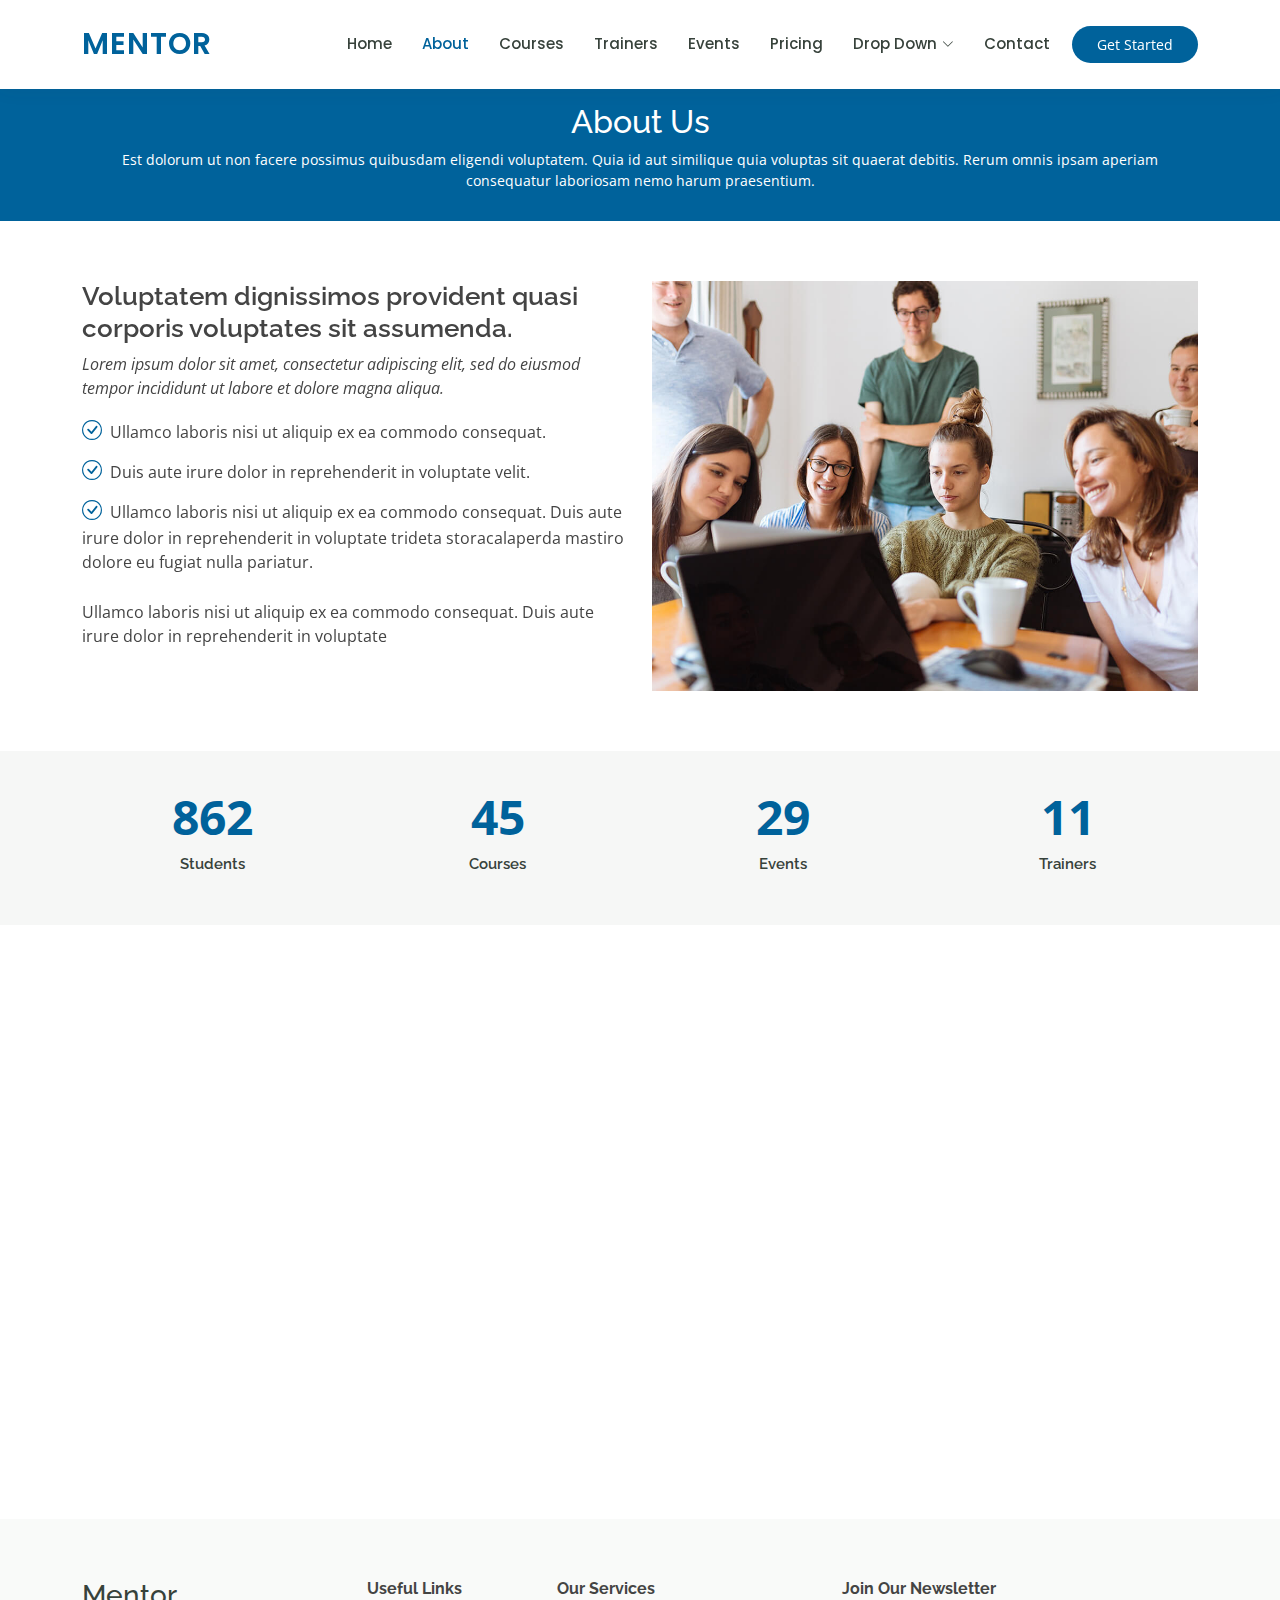
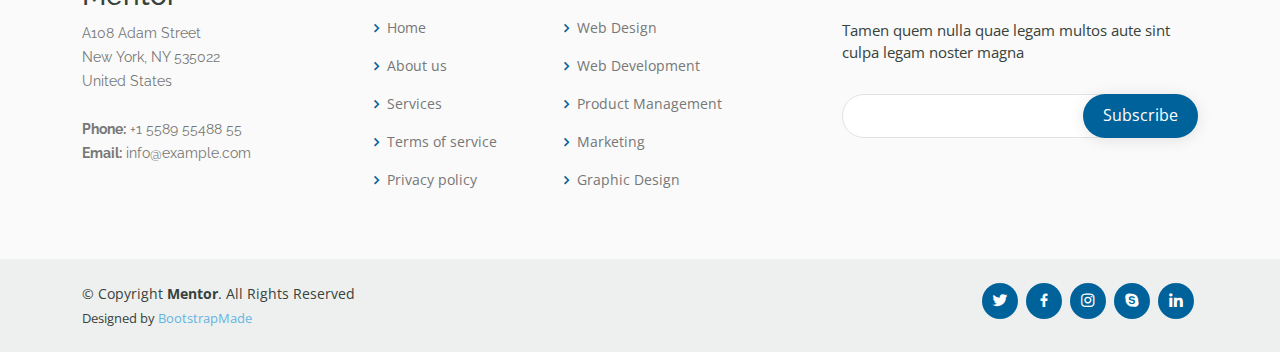
<file: about.html>
<!DOCTYPE html>
<html lang="en">

<head>
  <meta charset="utf-8">
  <meta content="width=device-width, initial-scale=1.0" name="viewport">

  <title>About - Mentor Bootstrap Template</title>
  <meta content="" name="description">
  <meta content="" name="keywords">

  <!-- Favicons -->
  <link href="assets/img/favicon.png" rel="icon">
  <link href="assets/img/apple-touch-icon.png" rel="apple-touch-icon">

  <!-- Google Fonts -->
  <link href="https://fonts.googleapis.com/css?family=Open+Sans:300,300i,400,400i,600,600i,700,700i|Raleway:300,300i,400,400i,500,500i,600,600i,700,700i|Poppins:300,300i,400,400i,500,500i,600,600i,700,700i" rel="stylesheet">

  <!-- Vendor CSS Files -->
  <link href="assets/vendor/animate.css/animate.min.css" rel="stylesheet">
  <link href="assets/vendor/aos/aos.css" rel="stylesheet">
  <link href="assets/vendor/bootstrap/css/bootstrap.min.css" rel="stylesheet">
  <link href="assets/vendor/bootstrap-icons/bootstrap-icons.css" rel="stylesheet">
  <link href="assets/vendor/boxicons/css/boxicons.min.css" rel="stylesheet">
  <link href="assets/vendor/remixicon/remixicon.css" rel="stylesheet">
  <link href="assets/vendor/swiper/swiper-bundle.min.css" rel="stylesheet">

  <!-- Template Main CSS File -->
  <link href="assets/css/style.css" rel="stylesheet">

  <!-- =======================================================
  * Template Name: Mentor - v4.7.0
  * Template URL: https://bootstrapmade.com/mentor-free-education-bootstrap-theme/
  * Author: BootstrapMade.com
  * License: https://bootstrapmade.com/license/
  ======================================================== -->
</head>

<body>

  <!-- ======= Header ======= -->
  <header id="header" class="fixed-top">
    <div class="container d-flex align-items-center">

      <h1 class="logo me-auto"><a href="index.html">Mentor</a></h1>
      <!-- Uncomment below if you prefer to use an image logo -->
      <!-- <a href="index.html" class="logo me-auto"><img src="assets/img/logo.png" alt="" class="img-fluid"></a>-->

      <nav id="navbar" class="navbar order-last order-lg-0">
        <ul>
          <li><a href="index.html">Home</a></li>
          <li><a class="active" href="about.html">About</a></li>
          <li><a href="courses.html">Courses</a></li>
          <li><a href="trainers.html">Trainers</a></li>
          <li><a href="events.html">Events</a></li>
          <li><a href="pricing.html">Pricing</a></li>

          <li class="dropdown"><a href="#"><span>Drop Down</span> <i class="bi bi-chevron-down"></i></a>
            <ul>
              <li><a href="#">Drop Down 1</a></li>
              <li class="dropdown"><a href="#"><span>Deep Drop Down</span> <i class="bi bi-chevron-right"></i></a>
                <ul>
                  <li><a href="#">Deep Drop Down 1</a></li>
                  <li><a href="#">Deep Drop Down 2</a></li>
                  <li><a href="#">Deep Drop Down 3</a></li>
                  <li><a href="#">Deep Drop Down 4</a></li>
                  <li><a href="#">Deep Drop Down 5</a></li>
                </ul>
              </li>
              <li><a href="#">Drop Down 2</a></li>
              <li><a href="#">Drop Down 3</a></li>
              <li><a href="#">Drop Down 4</a></li>
            </ul>
          </li>
          <li><a href="contact.html">Contact</a></li>
        </ul>
        <i class="bi bi-list mobile-nav-toggle"></i>
      </nav><!-- .navbar -->

      <a href="courses.html" class="get-started-btn">Get Started</a>

    </div>
  </header><!-- End Header -->

  <main id="main">
    <!-- ======= Breadcrumbs ======= -->
    <div class="breadcrumbs" data-aos="fade-in">
      <div class="container">
        <h2>About Us</h2>
        <p>Est dolorum ut non facere possimus quibusdam eligendi voluptatem. Quia id aut similique quia voluptas sit quaerat debitis. Rerum omnis ipsam aperiam consequatur laboriosam nemo harum praesentium. </p>
      </div>
    </div><!-- End Breadcrumbs -->

    <!-- ======= About Section ======= -->
    <section id="about" class="about">
      <div class="container" data-aos="fade-up">

        <div class="row">
          <div class="col-lg-6 order-1 order-lg-2" data-aos="fade-left" data-aos-delay="100">
            <img src="assets/img/about.jpg" class="img-fluid" alt="">
          </div>
          <div class="col-lg-6 pt-4 pt-lg-0 order-2 order-lg-1 content">
            <h3>Voluptatem dignissimos provident quasi corporis voluptates sit assumenda.</h3>
            <p class="fst-italic">
              Lorem ipsum dolor sit amet, consectetur adipiscing elit, sed do eiusmod tempor incididunt ut labore et dolore
              magna aliqua.
            </p>
            <ul>
              <li><i class="bi bi-check-circle"></i> Ullamco laboris nisi ut aliquip ex ea commodo consequat.</li>
              <li><i class="bi bi-check-circle"></i> Duis aute irure dolor in reprehenderit in voluptate velit.</li>
              <li><i class="bi bi-check-circle"></i> Ullamco laboris nisi ut aliquip ex ea commodo consequat. Duis aute irure dolor in reprehenderit in voluptate trideta storacalaperda mastiro dolore eu fugiat nulla pariatur.</li>
            </ul>
            <p>
              Ullamco laboris nisi ut aliquip ex ea commodo consequat. Duis aute irure dolor in reprehenderit in voluptate
            </p>

          </div>
        </div>

      </div>
    </section><!-- End About Section -->

    <!-- ======= Counts Section ======= -->
    <section id="counts" class="counts section-bg">
      <div class="container">

        <div class="row counters">

          <div class="col-lg-3 col-6 text-center">
            <span data-purecounter-start="0" data-purecounter-end="1232" data-purecounter-duration="1" class="purecounter"></span>
            <p>Students</p>
          </div>

          <div class="col-lg-3 col-6 text-center">
            <span data-purecounter-start="0" data-purecounter-end="64" data-purecounter-duration="1" class="purecounter"></span>
            <p>Courses</p>
          </div>

          <div class="col-lg-3 col-6 text-center">
            <span data-purecounter-start="0" data-purecounter-end="42" data-purecounter-duration="1" class="purecounter"></span>
            <p>Events</p>
          </div>

          <div class="col-lg-3 col-6 text-center">
            <span data-purecounter-start="0" data-purecounter-end="15" data-purecounter-duration="1" class="purecounter"></span>
            <p>Trainers</p>
          </div>

        </div>

      </div>
    </section><!-- End Counts Section -->

    <!-- ======= Testimonials Section ======= -->
    <section id="testimonials" class="testimonials">
      <div class="container" data-aos="fade-up">

        <div class="section-title">
          <h2>Testimonials</h2>
          <p>What are they saying</p>
        </div>

        <div class="testimonials-slider swiper" data-aos="fade-up" data-aos-delay="100">
          <div class="swiper-wrapper">

            <div class="swiper-slide">
              <div class="testimonial-wrap">
                <div class="testimonial-item">
                  <img src="assets/img/testimonials/testimonials-1.jpg" class="testimonial-img" alt="">
                  <h3>Saul Goodman</h3>
                  <h4>Ceo &amp; Founder</h4>
                  <p>
                    <i class="bx bxs-quote-alt-left quote-icon-left"></i>
                    Proin iaculis purus consequat sem cure digni ssim donec porttitora entum suscipit rhoncus. Accusantium quam, ultricies eget id, aliquam eget nibh et. Maecen aliquam, risus at semper.
                    <i class="bx bxs-quote-alt-right quote-icon-right"></i>
                  </p>
                </div>
              </div>
            </div><!-- End testimonial item -->

            <div class="swiper-slide">
              <div class="testimonial-wrap">
                <div class="testimonial-item">
                  <img src="assets/img/testimonials/testimonials-2.jpg" class="testimonial-img" alt="">
                  <h3>Sara Wilsson</h3>
                  <h4>Designer</h4>
                  <p>
                    <i class="bx bxs-quote-alt-left quote-icon-left"></i>
                    Export tempor illum tamen malis malis eram quae irure esse labore quem cillum quid cillum eram malis quorum velit fore eram velit sunt aliqua noster fugiat irure amet legam anim culpa.
                    <i class="bx bxs-quote-alt-right quote-icon-right"></i>
                  </p>
                </div>
              </div>
            </div><!-- End testimonial item -->

            <div class="swiper-slide">
              <div class="testimonial-wrap">
                <div class="testimonial-item">
                  <img src="assets/img/testimonials/testimonials-3.jpg" class="testimonial-img" alt="">
                  <h3>Jena Karlis</h3>
                  <h4>Store Owner</h4>
                  <p>
                    <i class="bx bxs-quote-alt-left quote-icon-left"></i>
                    Enim nisi quem export duis labore cillum quae magna enim sint quorum nulla quem veniam duis minim tempor labore quem eram duis noster aute amet eram fore quis sint minim.
                    <i class="bx bxs-quote-alt-right quote-icon-right"></i>
                  </p>
                </div>
              </div>
            </div><!-- End testimonial item -->

            <div class="swiper-slide">
              <div class="testimonial-wrap">
                <div class="testimonial-item">
                  <img src="assets/img/testimonials/testimonials-4.jpg" class="testimonial-img" alt="">
                  <h3>Matt Brandon</h3>
                  <h4>Freelancer</h4>
                  <p>
                    <i class="bx bxs-quote-alt-left quote-icon-left"></i>
                    Fugiat enim eram quae cillum dolore dolor amet nulla culpa multos export minim fugiat minim velit minim dolor enim duis veniam ipsum anim magna sunt elit fore quem dolore labore illum veniam.
                    <i class="bx bxs-quote-alt-right quote-icon-right"></i>
                  </p>
                </div>
              </div>
            </div><!-- End testimonial item -->

            <div class="swiper-slide">
              <div class="testimonial-wrap">
                <div class="testimonial-item">
                  <img src="assets/img/testimonials/testimonials-5.jpg" class="testimonial-img" alt="">
                  <h3>John Larson</h3>
                  <h4>Entrepreneur</h4>
                  <p>
                    <i class="bx bxs-quote-alt-left quote-icon-left"></i>
                    Quis quorum aliqua sint quem legam fore sunt eram irure aliqua veniam tempor noster veniam enim culpa labore duis sunt culpa nulla illum cillum fugiat legam esse veniam culpa fore nisi cillum quid.
                    <i class="bx bxs-quote-alt-right quote-icon-right"></i>
                  </p>
                </div>
              </div>
            </div><!-- End testimonial item -->

          </div>
          <div class="swiper-pagination"></div>
        </div>

      </div>
    </section><!-- End Testimonials Section -->

  </main><!-- End #main -->

  <!-- ======= Footer ======= -->
  <footer id="footer">

    <div class="footer-top">
      <div class="container">
        <div class="row">

          <div class="col-lg-3 col-md-6 footer-contact">
            <h3>Mentor</h3>
            <p>
              A108 Adam Street <br>
              New York, NY 535022<br>
              United States <br><br>
              <strong>Phone:</strong> +1 5589 55488 55<br>
              <strong>Email:</strong> info@example.com<br>
            </p>
          </div>

          <div class="col-lg-2 col-md-6 footer-links">
            <h4>Useful Links</h4>
            <ul>
              <li><i class="bx bx-chevron-right"></i> <a href="#">Home</a></li>
              <li><i class="bx bx-chevron-right"></i> <a href="#">About us</a></li>
              <li><i class="bx bx-chevron-right"></i> <a href="#">Services</a></li>
              <li><i class="bx bx-chevron-right"></i> <a href="#">Terms of service</a></li>
              <li><i class="bx bx-chevron-right"></i> <a href="#">Privacy policy</a></li>
            </ul>
          </div>

          <div class="col-lg-3 col-md-6 footer-links">
            <h4>Our Services</h4>
            <ul>
              <li><i class="bx bx-chevron-right"></i> <a href="#">Web Design</a></li>
              <li><i class="bx bx-chevron-right"></i> <a href="#">Web Development</a></li>
              <li><i class="bx bx-chevron-right"></i> <a href="#">Product Management</a></li>
              <li><i class="bx bx-chevron-right"></i> <a href="#">Marketing</a></li>
              <li><i class="bx bx-chevron-right"></i> <a href="#">Graphic Design</a></li>
            </ul>
          </div>

          <div class="col-lg-4 col-md-6 footer-newsletter">
            <h4>Join Our Newsletter</h4>
            <p>Tamen quem nulla quae legam multos aute sint culpa legam noster magna</p>
            <form action="" method="post">
              <input type="email" name="email"><input type="submit" value="Subscribe">
            </form>
          </div>

        </div>
      </div>
    </div>

    <div class="container d-md-flex py-4">

      <div class="me-md-auto text-center text-md-start">
        <div class="copyright">
          &copy; Copyright <strong><span>Mentor</span></strong>. All Rights Reserved
        </div>
        <div class="credits">
          <!-- All the links in the footer should remain intact. -->
          <!-- You can delete the links only if you purchased the pro version. -->
          <!-- Licensing information: https://bootstrapmade.com/license/ -->
          <!-- Purchase the pro version with working PHP/AJAX contact form: https://bootstrapmade.com/mentor-free-education-bootstrap-theme/ -->
          Designed by <a href="https://bootstrapmade.com/">BootstrapMade</a>
        </div>
      </div>
      <div class="social-links text-center text-md-right pt-3 pt-md-0">
        <a href="#" class="twitter"><i class="bx bxl-twitter"></i></a>
        <a href="#" class="facebook"><i class="bx bxl-facebook"></i></a>
        <a href="#" class="instagram"><i class="bx bxl-instagram"></i></a>
        <a href="#" class="google-plus"><i class="bx bxl-skype"></i></a>
        <a href="#" class="linkedin"><i class="bx bxl-linkedin"></i></a>
      </div>
    </div>
  </footer><!-- End Footer -->

  <div id="preloader"></div>
  <a href="#" class="back-to-top d-flex align-items-center justify-content-center"><i class="bi bi-arrow-up-short"></i></a>

  <!-- Vendor JS Files -->
  <script src="assets/vendor/purecounter/purecounter.js"></script>
  <script src="assets/vendor/aos/aos.js"></script>
  <script src="assets/vendor/bootstrap/js/bootstrap.bundle.min.js"></script>
  <script src="assets/vendor/swiper/swiper-bundle.min.js"></script>
  <script src="assets/vendor/php-email-form/validate.js"></script>

  <!-- Template Main JS File -->
  <script src="assets/js/main.js"></script>

</body>

</html>
</file>
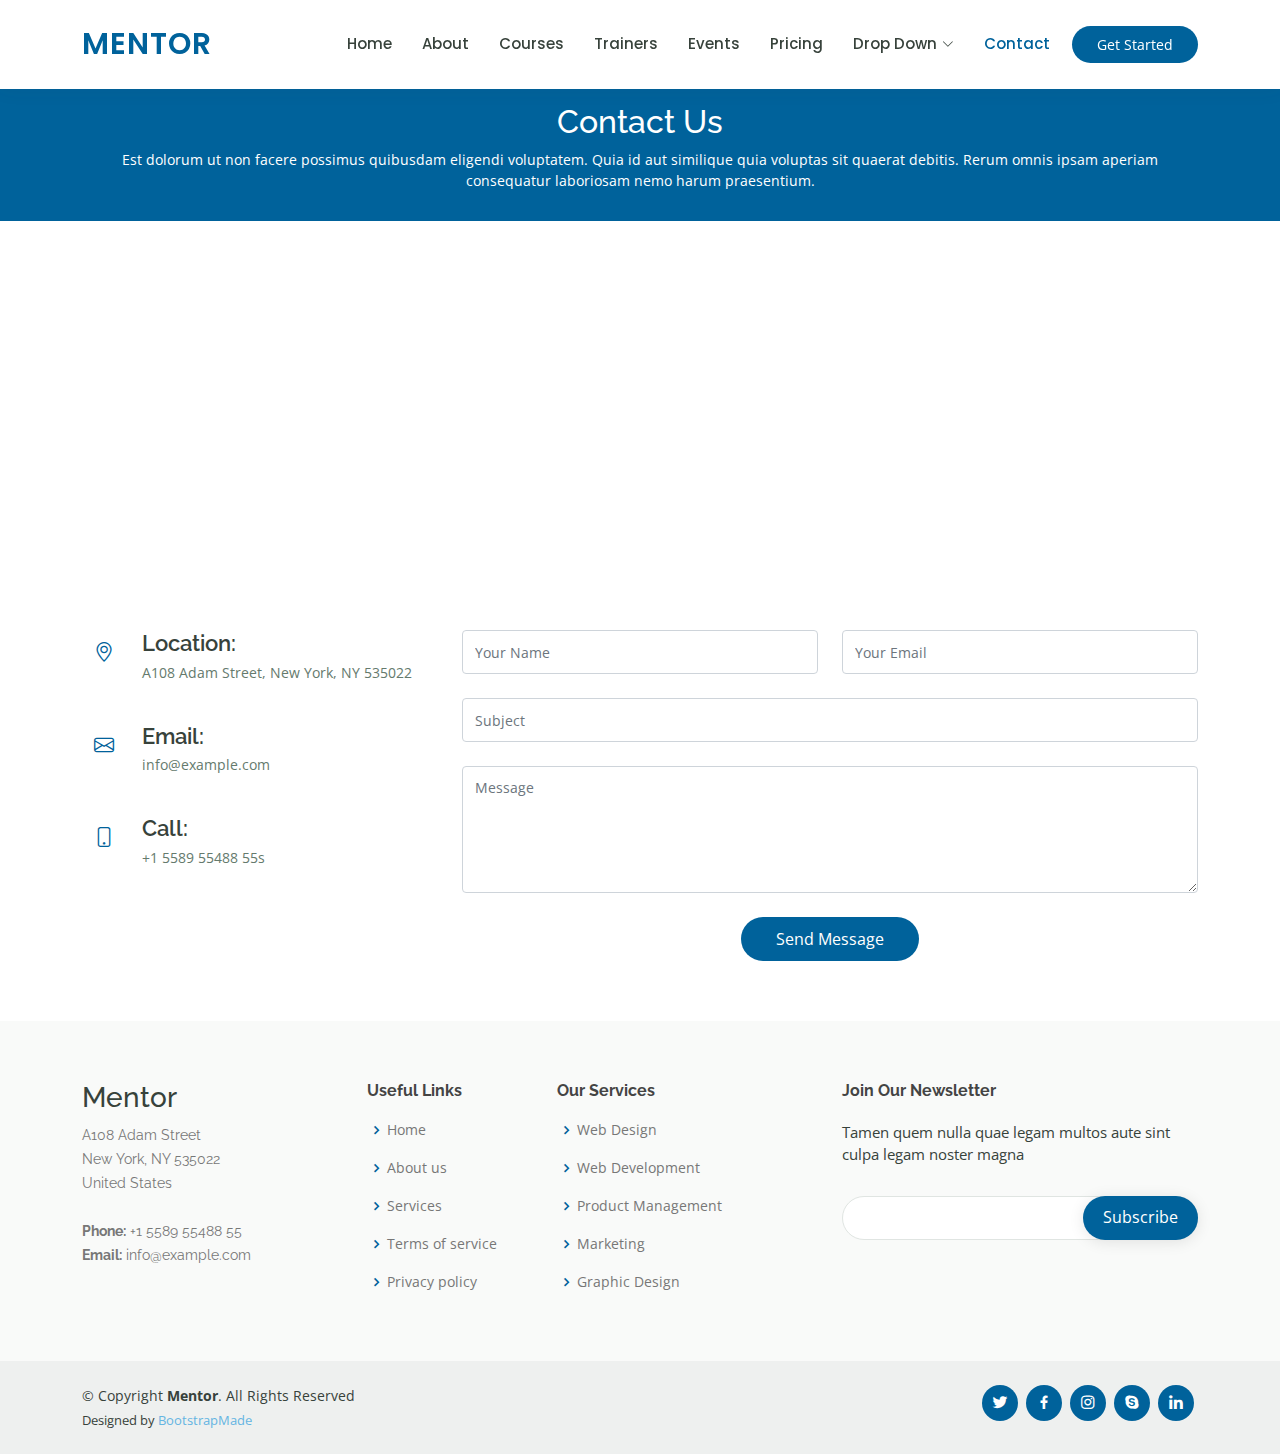
<file: contact.html>
<!DOCTYPE html>
<html lang="en">

<head>
  <meta charset="utf-8">
  <meta content="width=device-width, initial-scale=1.0" name="viewport">

  <title>Contact - Mentor Bootstrap Template</title>
  <meta content="" name="description">
  <meta content="" name="keywords">

  <!-- Favicons -->
  <link href="assets/img/favicon.png" rel="icon">
  <link href="assets/img/apple-touch-icon.png" rel="apple-touch-icon">

  <!-- Google Fonts -->
  <link href="https://fonts.googleapis.com/css?family=Open+Sans:300,300i,400,400i,600,600i,700,700i|Raleway:300,300i,400,400i,500,500i,600,600i,700,700i|Poppins:300,300i,400,400i,500,500i,600,600i,700,700i" rel="stylesheet">

  <!-- Vendor CSS Files -->
  <link href="assets/vendor/animate.css/animate.min.css" rel="stylesheet">
  <link href="assets/vendor/aos/aos.css" rel="stylesheet">
  <link href="assets/vendor/bootstrap/css/bootstrap.min.css" rel="stylesheet">
  <link href="assets/vendor/bootstrap-icons/bootstrap-icons.css" rel="stylesheet">
  <link href="assets/vendor/boxicons/css/boxicons.min.css" rel="stylesheet">
  <link href="assets/vendor/remixicon/remixicon.css" rel="stylesheet">
  <link href="assets/vendor/swiper/swiper-bundle.min.css" rel="stylesheet">

  <!-- Template Main CSS File -->
  <link href="assets/css/style.css" rel="stylesheet">

  <!-- =======================================================
  * Template Name: Mentor - v4.7.0
  * Template URL: https://bootstrapmade.com/mentor-free-education-bootstrap-theme/
  * Author: BootstrapMade.com
  * License: https://bootstrapmade.com/license/
  ======================================================== -->
</head>

<body>

  <!-- ======= Header ======= -->
  <header id="header" class="fixed-top">
    <div class="container d-flex align-items-center">

      <h1 class="logo me-auto"><a href="index.html">Mentor</a></h1>
      <!-- Uncomment below if you prefer to use an image logo -->
      <!-- <a href="index.html" class="logo me-auto"><img src="assets/img/logo.png" alt="" class="img-fluid"></a>-->

      <nav id="navbar" class="navbar order-last order-lg-0">
        <ul>
          <li><a href="index.html">Home</a></li>
          <li><a href="about.html">About</a></li>
          <li><a href="courses.html">Courses</a></li>
          <li><a href="trainers.html">Trainers</a></li>
          <li><a href="events.html">Events</a></li>
          <li><a href="pricing.html">Pricing</a></li>

          <li class="dropdown"><a href="#"><span>Drop Down</span> <i class="bi bi-chevron-down"></i></a>
            <ul>
              <li><a href="#">Drop Down 1</a></li>
              <li class="dropdown"><a href="#"><span>Deep Drop Down</span> <i class="bi bi-chevron-right"></i></a>
                <ul>
                  <li><a href="#">Deep Drop Down 1</a></li>
                  <li><a href="#">Deep Drop Down 2</a></li>
                  <li><a href="#">Deep Drop Down 3</a></li>
                  <li><a href="#">Deep Drop Down 4</a></li>
                  <li><a href="#">Deep Drop Down 5</a></li>
                </ul>
              </li>
              <li><a href="#">Drop Down 2</a></li>
              <li><a href="#">Drop Down 3</a></li>
              <li><a href="#">Drop Down 4</a></li>
            </ul>
          </li>
          <li><a class="active" href="contact.html">Contact</a></li>
        </ul>
        <i class="bi bi-list mobile-nav-toggle"></i>
      </nav><!-- .navbar -->

      <a href="courses.html" class="get-started-btn">Get Started</a>

    </div>
  </header><!-- End Header -->

  <main id="main">

    <!-- ======= Breadcrumbs ======= -->
    <div class="breadcrumbs" data-aos="fade-in">
      <div class="container">
        <h2>Contact Us</h2>
        <p>Est dolorum ut non facere possimus quibusdam eligendi voluptatem. Quia id aut similique quia voluptas sit quaerat debitis. Rerum omnis ipsam aperiam consequatur laboriosam nemo harum praesentium. </p>
      </div>
    </div><!-- End Breadcrumbs -->

    <!-- ======= Contact Section ======= -->
    <section id="contact" class="contact">
      <div data-aos="fade-up">
        <iframe style="border:0; width: 100%; height: 350px;" src="https://www.google.com/maps/embed?pb=!1m14!1m8!1m3!1d12097.433213460943!2d-74.0062269!3d40.7101282!3m2!1i1024!2i768!4f13.1!3m3!1m2!1s0x0%3A0xb89d1fe6bc499443!2sDowntown+Conference+Center!5e0!3m2!1smk!2sbg!4v1539943755621" frameborder="0" allowfullscreen></iframe>
      </div>

      <div class="container" data-aos="fade-up">

        <div class="row mt-5">

          <div class="col-lg-4">
            <div class="info">
              <div class="address">
                <i class="bi bi-geo-alt"></i>
                <h4>Location:</h4>
                <p>A108 Adam Street, New York, NY 535022</p>
              </div>

              <div class="email">
                <i class="bi bi-envelope"></i>
                <h4>Email:</h4>
                <p>info@example.com</p>
              </div>

              <div class="phone">
                <i class="bi bi-phone"></i>
                <h4>Call:</h4>
                <p>+1 5589 55488 55s</p>
              </div>

            </div>

          </div>

          <div class="col-lg-8 mt-5 mt-lg-0">

            <form action="forms/contact.php" method="post" role="form" class="php-email-form">
              <div class="row">
                <div class="col-md-6 form-group">
                  <input type="text" name="name" class="form-control" id="name" placeholder="Your Name" required>
                </div>
                <div class="col-md-6 form-group mt-3 mt-md-0">
                  <input type="email" class="form-control" name="email" id="email" placeholder="Your Email" required>
                </div>
              </div>
              <div class="form-group mt-3">
                <input type="text" class="form-control" name="subject" id="subject" placeholder="Subject" required>
              </div>
              <div class="form-group mt-3">
                <textarea class="form-control" name="message" rows="5" placeholder="Message" required></textarea>
              </div>
              <div class="my-3">
                <div class="loading">Loading</div>
                <div class="error-message"></div>
                <div class="sent-message">Your message has been sent. Thank you!</div>
              </div>
              <div class="text-center"><button type="submit">Send Message</button></div>
            </form>

          </div>

        </div>

      </div>
    </section><!-- End Contact Section -->

  </main><!-- End #main -->

  <!-- ======= Footer ======= -->
  <footer id="footer">

    <div class="footer-top">
      <div class="container">
        <div class="row">

          <div class="col-lg-3 col-md-6 footer-contact">
            <h3>Mentor</h3>
            <p>
              A108 Adam Street <br>
              New York, NY 535022<br>
              United States <br><br>
              <strong>Phone:</strong> +1 5589 55488 55<br>
              <strong>Email:</strong> info@example.com<br>
            </p>
          </div>

          <div class="col-lg-2 col-md-6 footer-links">
            <h4>Useful Links</h4>
            <ul>
              <li><i class="bx bx-chevron-right"></i> <a href="#">Home</a></li>
              <li><i class="bx bx-chevron-right"></i> <a href="#">About us</a></li>
              <li><i class="bx bx-chevron-right"></i> <a href="#">Services</a></li>
              <li><i class="bx bx-chevron-right"></i> <a href="#">Terms of service</a></li>
              <li><i class="bx bx-chevron-right"></i> <a href="#">Privacy policy</a></li>
            </ul>
          </div>

          <div class="col-lg-3 col-md-6 footer-links">
            <h4>Our Services</h4>
            <ul>
              <li><i class="bx bx-chevron-right"></i> <a href="#">Web Design</a></li>
              <li><i class="bx bx-chevron-right"></i> <a href="#">Web Development</a></li>
              <li><i class="bx bx-chevron-right"></i> <a href="#">Product Management</a></li>
              <li><i class="bx bx-chevron-right"></i> <a href="#">Marketing</a></li>
              <li><i class="bx bx-chevron-right"></i> <a href="#">Graphic Design</a></li>
            </ul>
          </div>

          <div class="col-lg-4 col-md-6 footer-newsletter">
            <h4>Join Our Newsletter</h4>
            <p>Tamen quem nulla quae legam multos aute sint culpa legam noster magna</p>
            <form action="" method="post">
              <input type="email" name="email"><input type="submit" value="Subscribe">
            </form>
          </div>

        </div>
      </div>
    </div>

    <div class="container d-md-flex py-4">

      <div class="me-md-auto text-center text-md-start">
        <div class="copyright">
          &copy; Copyright <strong><span>Mentor</span></strong>. All Rights Reserved
        </div>
        <div class="credits">
          <!-- All the links in the footer should remain intact. -->
          <!-- You can delete the links only if you purchased the pro version. -->
          <!-- Licensing information: https://bootstrapmade.com/license/ -->
          <!-- Purchase the pro version with working PHP/AJAX contact form: https://bootstrapmade.com/mentor-free-education-bootstrap-theme/ -->
          Designed by <a href="https://bootstrapmade.com/">BootstrapMade</a>
        </div>
      </div>
      <div class="social-links text-center text-md-right pt-3 pt-md-0">
        <a href="#" class="twitter"><i class="bx bxl-twitter"></i></a>
        <a href="#" class="facebook"><i class="bx bxl-facebook"></i></a>
        <a href="#" class="instagram"><i class="bx bxl-instagram"></i></a>
        <a href="#" class="google-plus"><i class="bx bxl-skype"></i></a>
        <a href="#" class="linkedin"><i class="bx bxl-linkedin"></i></a>
      </div>
    </div>
  </footer><!-- End Footer -->

  <div id="preloader"></div>
  <a href="#" class="back-to-top d-flex align-items-center justify-content-center"><i class="bi bi-arrow-up-short"></i></a>

  <!-- Vendor JS Files -->
  <script src="assets/vendor/purecounter/purecounter.js"></script>
  <script src="assets/vendor/aos/aos.js"></script>
  <script src="assets/vendor/bootstrap/js/bootstrap.bundle.min.js"></script>
  <script src="assets/vendor/swiper/swiper-bundle.min.js"></script>
  <script src="assets/vendor/php-email-form/validate.js"></script>

  <!-- Template Main JS File -->
  <script src="assets/js/main.js"></script>

</body>

</html>
</file>
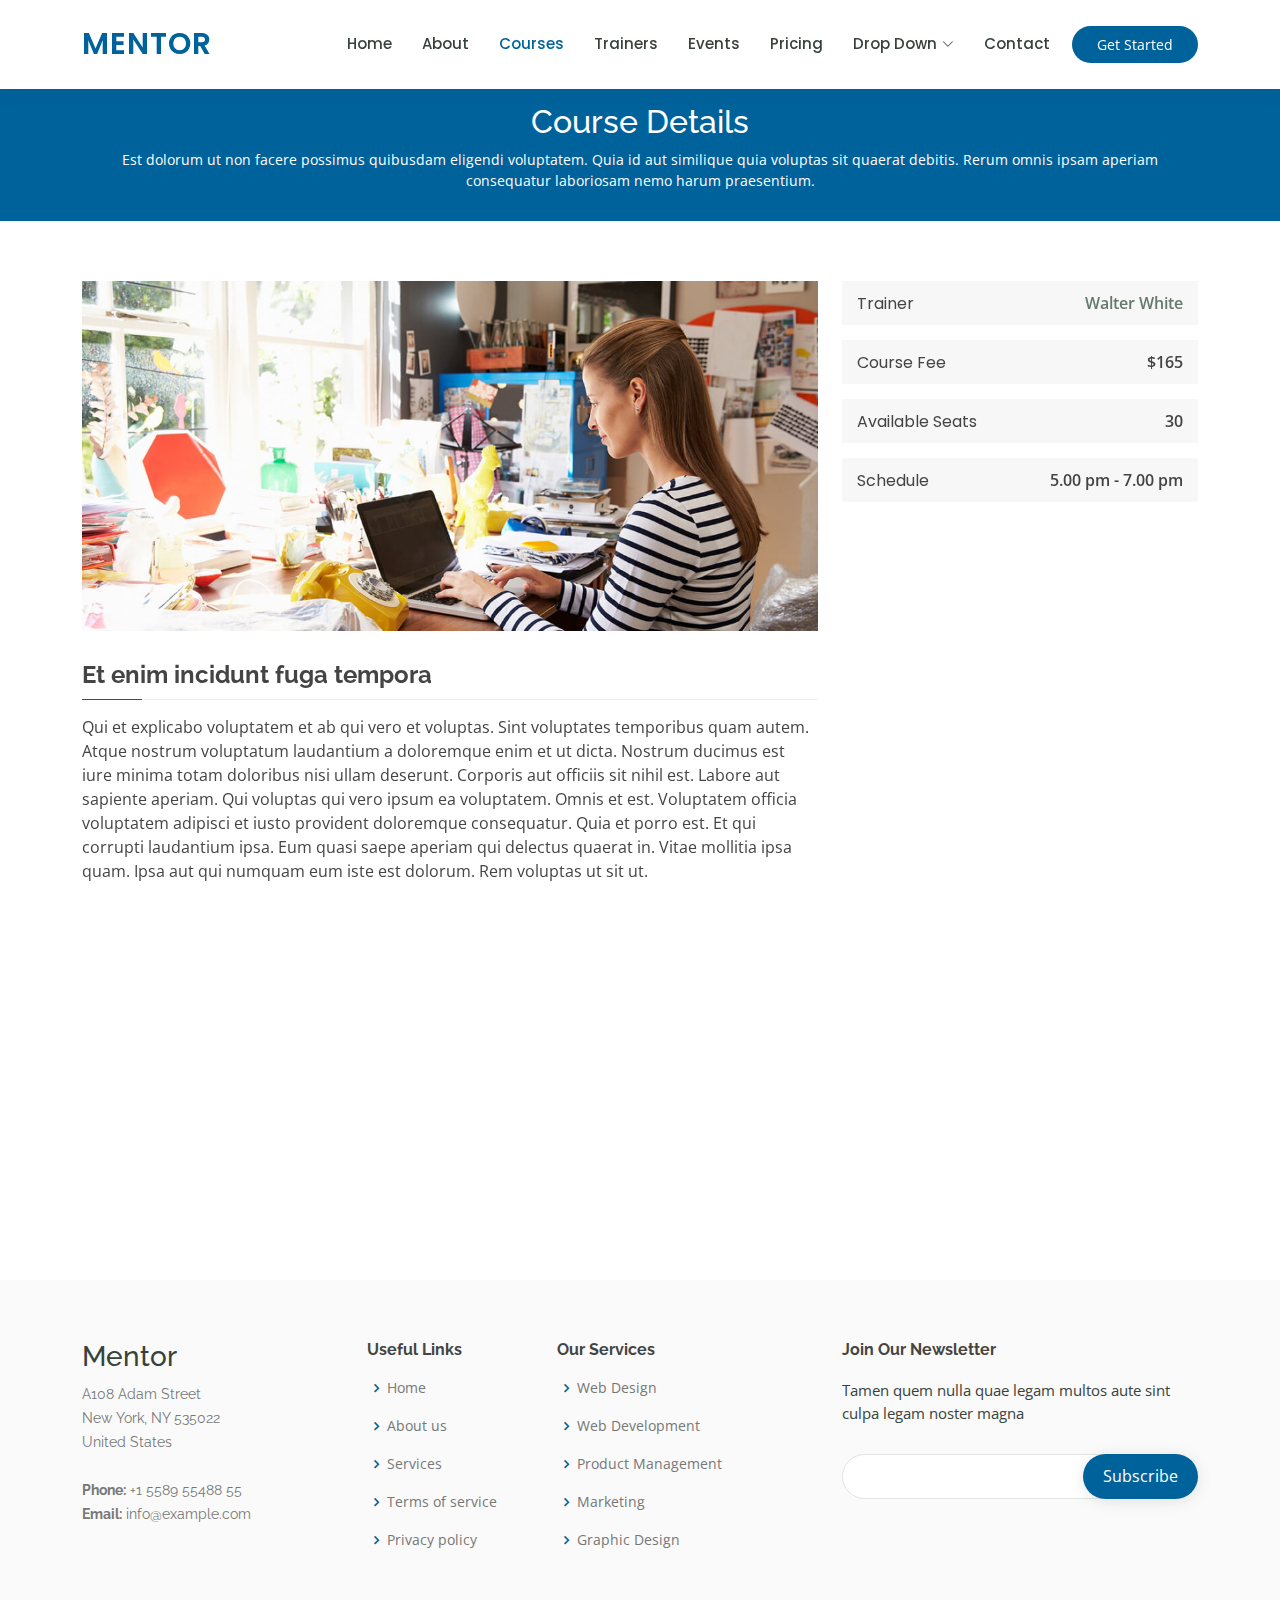
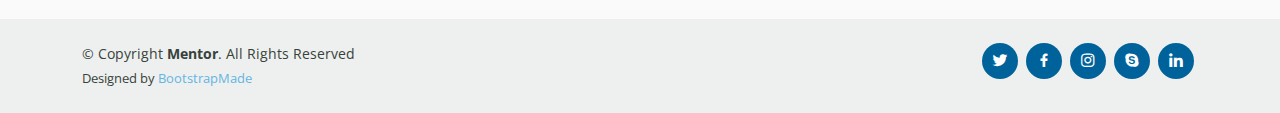
<file: course-details.html>
<!DOCTYPE html>
<html lang="en">

<head>
  <meta charset="utf-8">
  <meta content="width=device-width, initial-scale=1.0" name="viewport">

  <title>Course Details - Mentor Bootstrap Template</title>
  <meta content="" name="description">
  <meta content="" name="keywords">

  <!-- Favicons -->
  <link href="assets/img/favicon.png" rel="icon">
  <link href="assets/img/apple-touch-icon.png" rel="apple-touch-icon">

  <!-- Google Fonts -->
  <link href="https://fonts.googleapis.com/css?family=Open+Sans:300,300i,400,400i,600,600i,700,700i|Raleway:300,300i,400,400i,500,500i,600,600i,700,700i|Poppins:300,300i,400,400i,500,500i,600,600i,700,700i" rel="stylesheet">

  <!-- Vendor CSS Files -->
  <link href="assets/vendor/animate.css/animate.min.css" rel="stylesheet">
  <link href="assets/vendor/aos/aos.css" rel="stylesheet">
  <link href="assets/vendor/bootstrap/css/bootstrap.min.css" rel="stylesheet">
  <link href="assets/vendor/bootstrap-icons/bootstrap-icons.css" rel="stylesheet">
  <link href="assets/vendor/boxicons/css/boxicons.min.css" rel="stylesheet">
  <link href="assets/vendor/remixicon/remixicon.css" rel="stylesheet">
  <link href="assets/vendor/swiper/swiper-bundle.min.css" rel="stylesheet">

  <!-- Template Main CSS File -->
  <link href="assets/css/style.css" rel="stylesheet">

  <!-- =======================================================
  * Template Name: Mentor - v4.7.0
  * Template URL: https://bootstrapmade.com/mentor-free-education-bootstrap-theme/
  * Author: BootstrapMade.com
  * License: https://bootstrapmade.com/license/
  ======================================================== -->
</head>

<body>

  <!-- ======= Header ======= -->
  <header id="header" class="fixed-top">
    <div class="container d-flex align-items-center">

      <h1 class="logo me-auto"><a href="index.html">Mentor</a></h1>
      <!-- Uncomment below if you prefer to use an image logo -->
      <!-- <a href="index.html" class="logo me-auto"><img src="assets/img/logo.png" alt="" class="img-fluid"></a>-->

      <nav id="navbar" class="navbar order-last order-lg-0">
        <ul>
          <li><a href="index.html">Home</a></li>
          <li><a href="about.html">About</a></li>
          <li><a class="active" href="courses.html">Courses</a></li>
          <li><a href="trainers.html">Trainers</a></li>
          <li><a href="events.html">Events</a></li>
          <li><a href="pricing.html">Pricing</a></li>

          <li class="dropdown"><a href="#"><span>Drop Down</span> <i class="bi bi-chevron-down"></i></a>
            <ul>
              <li><a href="#">Drop Down 1</a></li>
              <li class="dropdown"><a href="#"><span>Deep Drop Down</span> <i class="bi bi-chevron-right"></i></a>
                <ul>
                  <li><a href="#">Deep Drop Down 1</a></li>
                  <li><a href="#">Deep Drop Down 2</a></li>
                  <li><a href="#">Deep Drop Down 3</a></li>
                  <li><a href="#">Deep Drop Down 4</a></li>
                  <li><a href="#">Deep Drop Down 5</a></li>
                </ul>
              </li>
              <li><a href="#">Drop Down 2</a></li>
              <li><a href="#">Drop Down 3</a></li>
              <li><a href="#">Drop Down 4</a></li>
            </ul>
          </li>
          <li><a href="contact.html">Contact</a></li>
        </ul>
        <i class="bi bi-list mobile-nav-toggle"></i>
      </nav><!-- .navbar -->

      <a href="courses.html" class="get-started-btn">Get Started</a>

    </div>
  </header><!-- End Header -->

  <main id="main">

    <!-- ======= Breadcrumbs ======= -->
    <div class="breadcrumbs" data-aos="fade-in">
      <div class="container">
        <h2>Course Details</h2>
        <p>Est dolorum ut non facere possimus quibusdam eligendi voluptatem. Quia id aut similique quia voluptas sit quaerat debitis. Rerum omnis ipsam aperiam consequatur laboriosam nemo harum praesentium. </p>
      </div>
    </div><!-- End Breadcrumbs -->

    <!-- ======= Cource Details Section ======= -->
    <section id="course-details" class="course-details">
      <div class="container" data-aos="fade-up">

        <div class="row">
          <div class="col-lg-8">
            <img src="assets/img/course-details.jpg" class="img-fluid" alt="">
            <h3>Et enim incidunt fuga tempora</h3>
            <p>
              Qui et explicabo voluptatem et ab qui vero et voluptas. Sint voluptates temporibus quam autem. Atque nostrum voluptatum laudantium a doloremque enim et ut dicta. Nostrum ducimus est iure minima totam doloribus nisi ullam deserunt. Corporis aut officiis sit nihil est. Labore aut sapiente aperiam.
              Qui voluptas qui vero ipsum ea voluptatem. Omnis et est. Voluptatem officia voluptatem adipisci et iusto provident doloremque consequatur. Quia et porro est. Et qui corrupti laudantium ipsa.
              Eum quasi saepe aperiam qui delectus quaerat in. Vitae mollitia ipsa quam. Ipsa aut qui numquam eum iste est dolorum. Rem voluptas ut sit ut.
            </p>
          </div>
          <div class="col-lg-4">

            <div class="course-info d-flex justify-content-between align-items-center">
              <h5>Trainer</h5>
              <p><a href="#">Walter White</a></p>
            </div>

            <div class="course-info d-flex justify-content-between align-items-center">
              <h5>Course Fee</h5>
              <p>$165</p>
            </div>

            <div class="course-info d-flex justify-content-between align-items-center">
              <h5>Available Seats</h5>
              <p>30</p>
            </div>

            <div class="course-info d-flex justify-content-between align-items-center">
              <h5>Schedule</h5>
              <p>5.00 pm - 7.00 pm</p>
            </div>

          </div>
        </div>

      </div>
    </section><!-- End Cource Details Section -->

    <!-- ======= Cource Details Tabs Section ======= -->
    <section id="cource-details-tabs" class="cource-details-tabs">
      <div class="container" data-aos="fade-up">

        <div class="row">
          <div class="col-lg-3">
            <ul class="nav nav-tabs flex-column">
              <li class="nav-item">
                <a class="nav-link active show" data-bs-toggle="tab" href="#tab-1">Modi sit est</a>
              </li>
              <li class="nav-item">
                <a class="nav-link" data-bs-toggle="tab" href="#tab-2">Unde praesentium sed</a>
              </li>
              <li class="nav-item">
                <a class="nav-link" data-bs-toggle="tab" href="#tab-3">Pariatur explicabo vel</a>
              </li>
              <li class="nav-item">
                <a class="nav-link" data-bs-toggle="tab" href="#tab-4">Nostrum qui quasi</a>
              </li>
              <li class="nav-item">
                <a class="nav-link" data-bs-toggle="tab" href="#tab-5">Iusto ut expedita aut</a>
              </li>
            </ul>
          </div>
          <div class="col-lg-9 mt-4 mt-lg-0">
            <div class="tab-content">
              <div class="tab-pane active show" id="tab-1">
                <div class="row">
                  <div class="col-lg-8 details order-2 order-lg-1">
                    <h3>Architecto ut aperiam autem id</h3>
                    <p class="fst-italic">Qui laudantium consequatur laborum sit qui ad sapiente dila parde sonata raqer a videna mareta paulona marka</p>
                    <p>Et nobis maiores eius. Voluptatibus ut enim blanditiis atque harum sint. Laborum eos ipsum ipsa odit magni. Incidunt hic ut molestiae aut qui. Est repellat minima eveniet eius et quis magni nihil. Consequatur dolorem quaerat quos qui similique accusamus nostrum rem vero</p>
                  </div>
                  <div class="col-lg-4 text-center order-1 order-lg-2">
                    <img src="assets/img/course-details-tab-1.png" alt="" class="img-fluid">
                  </div>
                </div>
              </div>
              <div class="tab-pane" id="tab-2">
                <div class="row">
                  <div class="col-lg-8 details order-2 order-lg-1">
                    <h3>Et blanditiis nemo veritatis excepturi</h3>
                    <p class="fst-italic">Qui laudantium consequatur laborum sit qui ad sapiente dila parde sonata raqer a videna mareta paulona marka</p>
                    <p>Ea ipsum voluptatem consequatur quis est. Illum error ullam omnis quia et reiciendis sunt sunt est. Non aliquid repellendus itaque accusamus eius et velit ipsa voluptates. Optio nesciunt eaque beatae accusamus lerode pakto madirna desera vafle de nideran pal</p>
                  </div>
                  <div class="col-lg-4 text-center order-1 order-lg-2">
                    <img src="assets/img/course-details-tab-2.png" alt="" class="img-fluid">
                  </div>
                </div>
              </div>
              <div class="tab-pane" id="tab-3">
                <div class="row">
                  <div class="col-lg-8 details order-2 order-lg-1">
                    <h3>Impedit facilis occaecati odio neque aperiam sit</h3>
                    <p class="fst-italic">Eos voluptatibus quo. Odio similique illum id quidem non enim fuga. Qui natus non sunt dicta dolor et. In asperiores velit quaerat perferendis aut</p>
                    <p>Iure officiis odit rerum. Harum sequi eum illum corrupti culpa veritatis quisquam. Neque necessitatibus illo rerum eum ut. Commodi ipsam minima molestiae sed laboriosam a iste odio. Earum odit nesciunt fugiat sit ullam. Soluta et harum voluptatem optio quae</p>
                  </div>
                  <div class="col-lg-4 text-center order-1 order-lg-2">
                    <img src="assets/img/course-details-tab-3.png" alt="" class="img-fluid">
                  </div>
                </div>
              </div>
              <div class="tab-pane" id="tab-4">
                <div class="row">
                  <div class="col-lg-8 details order-2 order-lg-1">
                    <h3>Fuga dolores inventore laboriosam ut est accusamus laboriosam dolore</h3>
                    <p class="fst-italic">Totam aperiam accusamus. Repellat consequuntur iure voluptas iure porro quis delectus</p>
                    <p>Eaque consequuntur consequuntur libero expedita in voluptas. Nostrum ipsam necessitatibus aliquam fugiat debitis quis velit. Eum ex maxime error in consequatur corporis atque. Eligendi asperiores sed qui veritatis aperiam quia a laborum inventore</p>
                  </div>
                  <div class="col-lg-4 text-center order-1 order-lg-2">
                    <img src="assets/img/course-details-tab-4.png" alt="" class="img-fluid">
                  </div>
                </div>
              </div>
              <div class="tab-pane" id="tab-5">
                <div class="row">
                  <div class="col-lg-8 details order-2 order-lg-1">
                    <h3>Est eveniet ipsam sindera pad rone matrelat sando reda</h3>
                    <p class="fst-italic">Omnis blanditiis saepe eos autem qui sunt debitis porro quia.</p>
                    <p>Exercitationem nostrum omnis. Ut reiciendis repudiandae minus. Omnis recusandae ut non quam ut quod eius qui. Ipsum quia odit vero atque qui quibusdam amet. Occaecati sed est sint aut vitae molestiae voluptate vel</p>
                  </div>
                  <div class="col-lg-4 text-center order-1 order-lg-2">
                    <img src="assets/img/course-details-tab-5.png" alt="" class="img-fluid">
                  </div>
                </div>
              </div>
            </div>
          </div>
        </div>

      </div>
    </section><!-- End Cource Details Tabs Section -->

  </main><!-- End #main -->

  <!-- ======= Footer ======= -->
  <footer id="footer">

    <div class="footer-top">
      <div class="container">
        <div class="row">

          <div class="col-lg-3 col-md-6 footer-contact">
            <h3>Mentor</h3>
            <p>
              A108 Adam Street <br>
              New York, NY 535022<br>
              United States <br><br>
              <strong>Phone:</strong> +1 5589 55488 55<br>
              <strong>Email:</strong> info@example.com<br>
            </p>
          </div>

          <div class="col-lg-2 col-md-6 footer-links">
            <h4>Useful Links</h4>
            <ul>
              <li><i class="bx bx-chevron-right"></i> <a href="#">Home</a></li>
              <li><i class="bx bx-chevron-right"></i> <a href="#">About us</a></li>
              <li><i class="bx bx-chevron-right"></i> <a href="#">Services</a></li>
              <li><i class="bx bx-chevron-right"></i> <a href="#">Terms of service</a></li>
              <li><i class="bx bx-chevron-right"></i> <a href="#">Privacy policy</a></li>
            </ul>
          </div>

          <div class="col-lg-3 col-md-6 footer-links">
            <h4>Our Services</h4>
            <ul>
              <li><i class="bx bx-chevron-right"></i> <a href="#">Web Design</a></li>
              <li><i class="bx bx-chevron-right"></i> <a href="#">Web Development</a></li>
              <li><i class="bx bx-chevron-right"></i> <a href="#">Product Management</a></li>
              <li><i class="bx bx-chevron-right"></i> <a href="#">Marketing</a></li>
              <li><i class="bx bx-chevron-right"></i> <a href="#">Graphic Design</a></li>
            </ul>
          </div>

          <div class="col-lg-4 col-md-6 footer-newsletter">
            <h4>Join Our Newsletter</h4>
            <p>Tamen quem nulla quae legam multos aute sint culpa legam noster magna</p>
            <form action="" method="post">
              <input type="email" name="email"><input type="submit" value="Subscribe">
            </form>
          </div>

        </div>
      </div>
    </div>

    <div class="container d-md-flex py-4">

      <div class="me-md-auto text-center text-md-start">
        <div class="copyright">
          &copy; Copyright <strong><span>Mentor</span></strong>. All Rights Reserved
        </div>
        <div class="credits">
          <!-- All the links in the footer should remain intact. -->
          <!-- You can delete the links only if you purchased the pro version. -->
          <!-- Licensing information: https://bootstrapmade.com/license/ -->
          <!-- Purchase the pro version with working PHP/AJAX contact form: https://bootstrapmade.com/mentor-free-education-bootstrap-theme/ -->
          Designed by <a href="https://bootstrapmade.com/">BootstrapMade</a>
        </div>
      </div>
      <div class="social-links text-center text-md-right pt-3 pt-md-0">
        <a href="#" class="twitter"><i class="bx bxl-twitter"></i></a>
        <a href="#" class="facebook"><i class="bx bxl-facebook"></i></a>
        <a href="#" class="instagram"><i class="bx bxl-instagram"></i></a>
        <a href="#" class="google-plus"><i class="bx bxl-skype"></i></a>
        <a href="#" class="linkedin"><i class="bx bxl-linkedin"></i></a>
      </div>
    </div>
  </footer><!-- End Footer -->

  <div id="preloader"></div>
  <a href="#" class="back-to-top d-flex align-items-center justify-content-center"><i class="bi bi-arrow-up-short"></i></a>

  <!-- Vendor JS Files -->
  <script src="assets/vendor/purecounter/purecounter.js"></script>
  <script src="assets/vendor/aos/aos.js"></script>
  <script src="assets/vendor/bootstrap/js/bootstrap.bundle.min.js"></script>
  <script src="assets/vendor/swiper/swiper-bundle.min.js"></script>
  <script src="assets/vendor/php-email-form/validate.js"></script>

  <!-- Template Main JS File -->
  <script src="assets/js/main.js"></script>

</body>

</html>
</file>
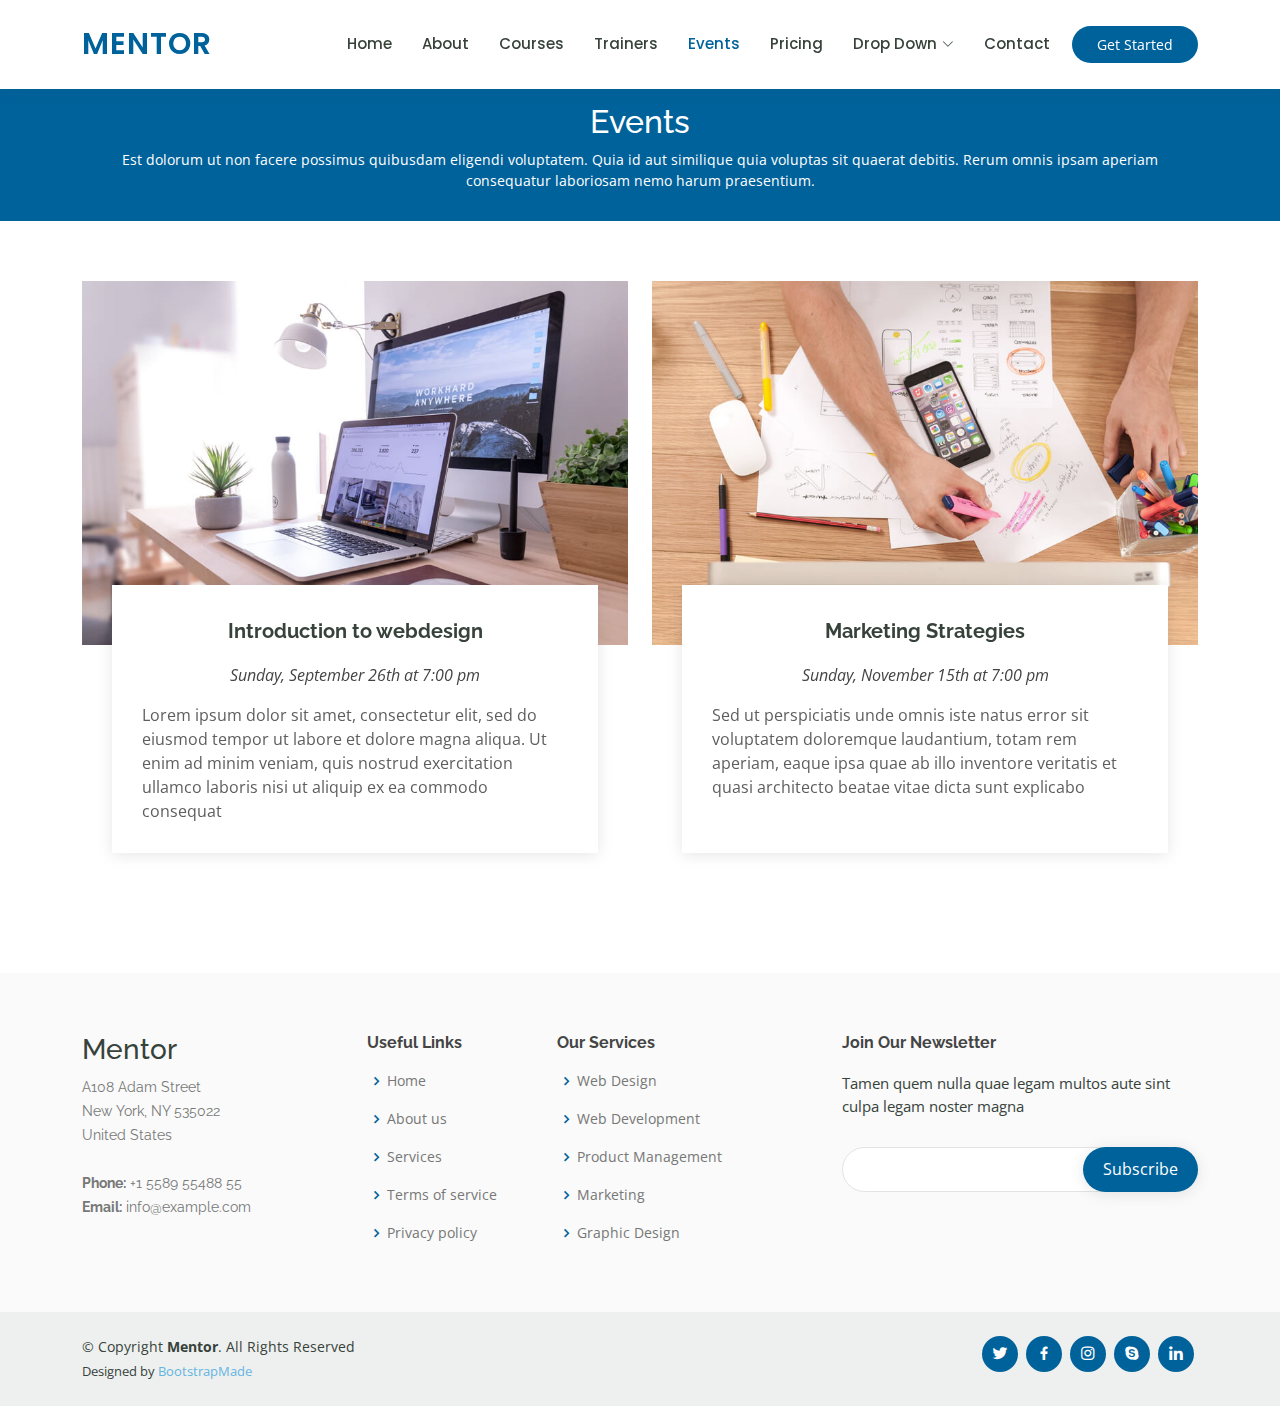
<file: events copy.html>
<!DOCTYPE html>
<html lang="en">

<head>
  <meta charset="utf-8">
  <meta content="width=device-width, initial-scale=1.0" name="viewport">

  <title>Events - Mentor Bootstrap Template</title>
  <meta content="" name="description">
  <meta content="" name="keywords">

  <!-- Favicons -->
  <link href="assets/img/favicon.png" rel="icon">
  <link href="assets/img/apple-touch-icon.png" rel="apple-touch-icon">

  <!-- Google Fonts -->
  <link href="https://fonts.googleapis.com/css?family=Open+Sans:300,300i,400,400i,600,600i,700,700i|Raleway:300,300i,400,400i,500,500i,600,600i,700,700i|Poppins:300,300i,400,400i,500,500i,600,600i,700,700i" rel="stylesheet">

  <!-- Vendor CSS Files -->
  <link href="assets/vendor/animate.css/animate.min.css" rel="stylesheet">
  <link href="assets/vendor/aos/aos.css" rel="stylesheet">
  <link href="assets/vendor/bootstrap/css/bootstrap.min.css" rel="stylesheet">
  <link href="assets/vendor/bootstrap-icons/bootstrap-icons.css" rel="stylesheet">
  <link href="assets/vendor/boxicons/css/boxicons.min.css" rel="stylesheet">
  <link href="assets/vendor/remixicon/remixicon.css" rel="stylesheet">
  <link href="assets/vendor/swiper/swiper-bundle.min.css" rel="stylesheet">

  <!-- Template Main CSS File -->
  <link href="assets/css/style.css" rel="stylesheet">

  <!-- =======================================================
  * Template Name: Mentor - v4.7.0
  * Template URL: https://bootstrapmade.com/mentor-free-education-bootstrap-theme/
  * Author: BootstrapMade.com
  * License: https://bootstrapmade.com/license/
  ======================================================== -->
</head>

<body>

  <!-- ======= Header ======= -->
  <header id="header" class="fixed-top">
    <div class="container d-flex align-items-center">

      <h1 class="logo me-auto"><a href="index.html">Mentor</a></h1>
      <!-- Uncomment below if you prefer to use an image logo -->
      <!-- <a href="index.html" class="logo me-auto"><img src="assets/img/logo.png" alt="" class="img-fluid"></a>-->

      <nav id="navbar" class="navbar order-last order-lg-0">
        <ul>
          <li><a href="index.html">Home</a></li>
          <li><a href="about.html">About</a></li>
          <li><a href="courses.html">Courses</a></li>
          <li><a href="trainers.html">Trainers</a></li>
          <li><a class="active" href="events.html">Events</a></li>
          <li><a href="pricing.html">Pricing</a></li>

          <li class="dropdown"><a href="#"><span>Drop Down</span> <i class="bi bi-chevron-down"></i></a>
            <ul>
              <li><a href="#">Drop Down 1</a></li>
              <li class="dropdown"><a href="#"><span>Deep Drop Down</span> <i class="bi bi-chevron-right"></i></a>
                <ul>
                  <li><a href="#">Deep Drop Down 1</a></li>
                  <li><a href="#">Deep Drop Down 2</a></li>
                  <li><a href="#">Deep Drop Down 3</a></li>
                  <li><a href="#">Deep Drop Down 4</a></li>
                  <li><a href="#">Deep Drop Down 5</a></li>
                </ul>
              </li>
              <li><a href="#">Drop Down 2</a></li>
              <li><a href="#">Drop Down 3</a></li>
              <li><a href="#">Drop Down 4</a></li>
            </ul>
          </li>
          <li><a href="contact.html">Contact</a></li>
        </ul>
        <i class="bi bi-list mobile-nav-toggle"></i>
      </nav><!-- .navbar -->

      <a href="courses.html" class="get-started-btn">Get Started</a>

    </div>
  </header><!-- End Header -->

  <main id="main">

    <!-- ======= Breadcrumbs ======= -->
    <div class="breadcrumbs" data-aos="fade-in">
      <div class="container">
        <h2>Events</h2>
        <p>Est dolorum ut non facere possimus quibusdam eligendi voluptatem. Quia id aut similique quia voluptas sit quaerat debitis. Rerum omnis ipsam aperiam consequatur laboriosam nemo harum praesentium. </p>
      </div>
    </div><!-- End Breadcrumbs -->

    <!-- ======= Events Section ======= -->
    <section id="events" class="events">
      <div class="container" data-aos="fade-up">

        <div class="row">
          <div class="col-md-6 d-flex align-items-stretch">
            <div class="card">
              <div class="card-img">
                <img src="assets/img/events-1.jpg" alt="...">
              </div>
              <div class="card-body">
                <h5 class="card-title"><a href="">Introduction to webdesign</a></h5>
                <p class="fst-italic text-center">Sunday, September 26th at 7:00 pm</p>
                <p class="card-text">Lorem ipsum dolor sit amet, consectetur elit, sed do eiusmod tempor ut labore et dolore magna aliqua. Ut enim ad minim veniam, quis nostrud exercitation ullamco laboris nisi ut aliquip ex ea commodo consequat</p>
              </div>
            </div>
          </div>
          <div class="col-md-6 d-flex align-items-stretch">
            <div class="card">
              <div class="card-img">
                <img src="assets/img/events-2.jpg" alt="...">
              </div>
              <div class="card-body">
                <h5 class="card-title"><a href="">Marketing Strategies</a></h5>
                <p class="fst-italic text-center">Sunday, November 15th at 7:00 pm</p>
                <p class="card-text">Sed ut perspiciatis unde omnis iste natus error sit voluptatem doloremque laudantium, totam rem aperiam, eaque ipsa quae ab illo inventore veritatis et quasi architecto beatae vitae dicta sunt explicabo</p>
              </div>
            </div>

          </div>
        </div>

      </div>
    </section><!-- End Events Section -->

  </main><!-- End #main -->

  <!-- ======= Footer ======= -->
  <footer id="footer">

    <div class="footer-top">
      <div class="container">
        <div class="row">

          <div class="col-lg-3 col-md-6 footer-contact">
            <h3>Mentor</h3>
            <p>
              A108 Adam Street <br>
              New York, NY 535022<br>
              United States <br><br>
              <strong>Phone:</strong> +1 5589 55488 55<br>
              <strong>Email:</strong> info@example.com<br>
            </p>
          </div>

          <div class="col-lg-2 col-md-6 footer-links">
            <h4>Useful Links</h4>
            <ul>
              <li><i class="bx bx-chevron-right"></i> <a href="#">Home</a></li>
              <li><i class="bx bx-chevron-right"></i> <a href="#">About us</a></li>
              <li><i class="bx bx-chevron-right"></i> <a href="#">Services</a></li>
              <li><i class="bx bx-chevron-right"></i> <a href="#">Terms of service</a></li>
              <li><i class="bx bx-chevron-right"></i> <a href="#">Privacy policy</a></li>
            </ul>
          </div>

          <div class="col-lg-3 col-md-6 footer-links">
            <h4>Our Services</h4>
            <ul>
              <li><i class="bx bx-chevron-right"></i> <a href="#">Web Design</a></li>
              <li><i class="bx bx-chevron-right"></i> <a href="#">Web Development</a></li>
              <li><i class="bx bx-chevron-right"></i> <a href="#">Product Management</a></li>
              <li><i class="bx bx-chevron-right"></i> <a href="#">Marketing</a></li>
              <li><i class="bx bx-chevron-right"></i> <a href="#">Graphic Design</a></li>
            </ul>
          </div>

          <div class="col-lg-4 col-md-6 footer-newsletter">
            <h4>Join Our Newsletter</h4>
            <p>Tamen quem nulla quae legam multos aute sint culpa legam noster magna</p>
            <form action="" method="post">
              <input type="email" name="email"><input type="submit" value="Subscribe">
            </form>
          </div>

        </div>
      </div>
    </div>

    <div class="container d-md-flex py-4">

      <div class="me-md-auto text-center text-md-start">
        <div class="copyright">
          &copy; Copyright <strong><span>Mentor</span></strong>. All Rights Reserved
        </div>
        <div class="credits">
          <!-- All the links in the footer should remain intact. -->
          <!-- You can delete the links only if you purchased the pro version. -->
          <!-- Licensing information: https://bootstrapmade.com/license/ -->
          <!-- Purchase the pro version with working PHP/AJAX contact form: https://bootstrapmade.com/mentor-free-education-bootstrap-theme/ -->
          Designed by <a href="https://bootstrapmade.com/">BootstrapMade</a>
        </div>
      </div>
      <div class="social-links text-center text-md-right pt-3 pt-md-0">
        <a href="#" class="twitter"><i class="bx bxl-twitter"></i></a>
        <a href="#" class="facebook"><i class="bx bxl-facebook"></i></a>
        <a href="#" class="instagram"><i class="bx bxl-instagram"></i></a>
        <a href="#" class="google-plus"><i class="bx bxl-skype"></i></a>
        <a href="#" class="linkedin"><i class="bx bxl-linkedin"></i></a>
      </div>
    </div>
  </footer><!-- End Footer -->

  <div id="preloader"></div>
  <a href="#" class="back-to-top d-flex align-items-center justify-content-center"><i class="bi bi-arrow-up-short"></i></a>

  <!-- Vendor JS Files -->
  <script src="assets/vendor/purecounter/purecounter.js"></script>
  <script src="assets/vendor/aos/aos.js"></script>
  <script src="assets/vendor/bootstrap/js/bootstrap.bundle.min.js"></script>
  <script src="assets/vendor/swiper/swiper-bundle.min.js"></script>
  <script src="assets/vendor/php-email-form/validate.js"></script>

  <!-- Template Main JS File -->
  <script src="assets/js/main.js"></script>

</body>

</html>
</file>
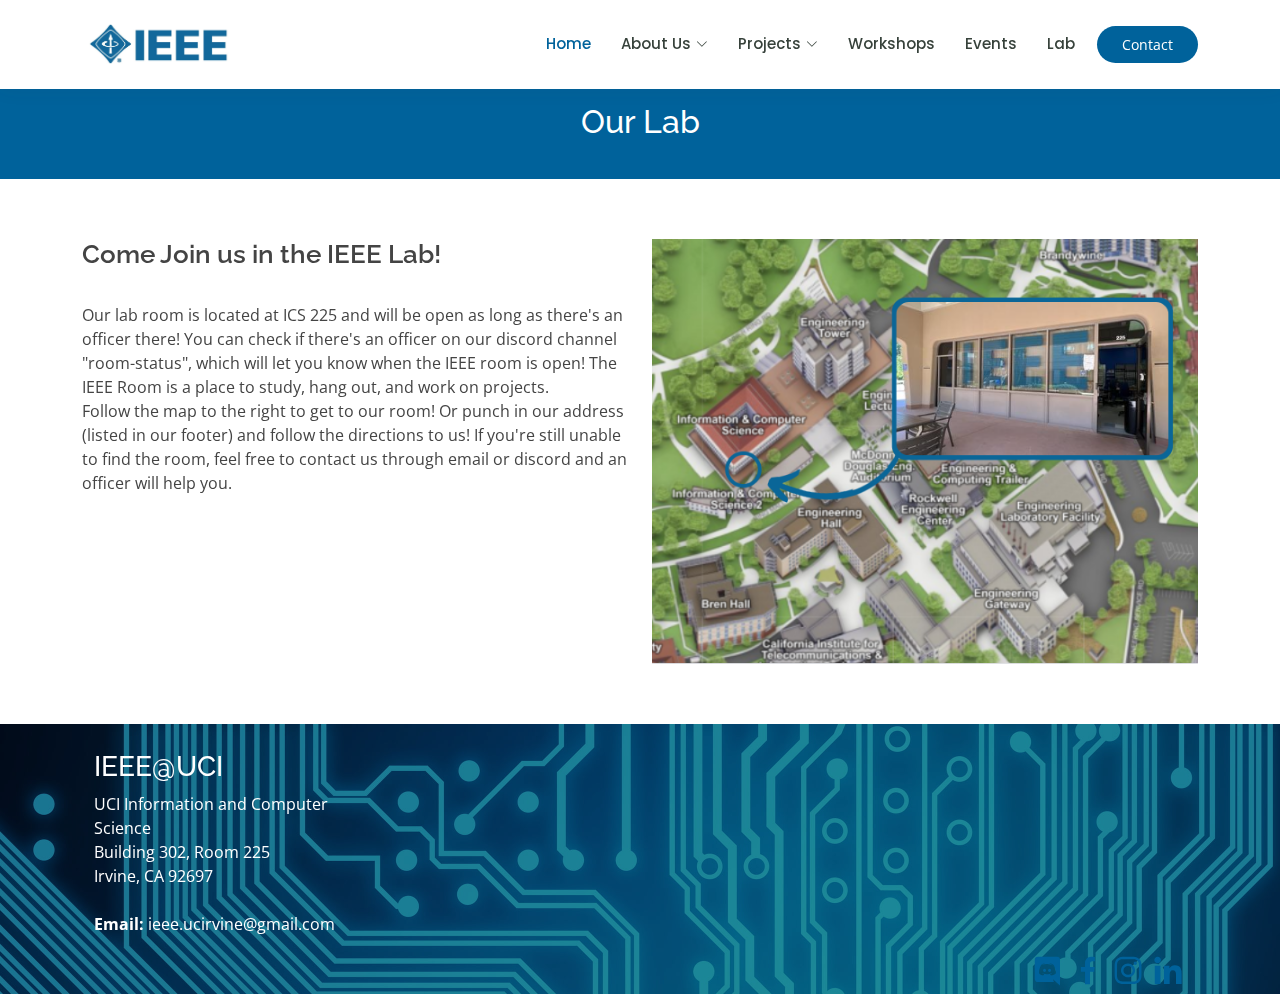
<file: lab.html>
<!DOCTYPE html>
<html lang="en">

<head>
    <meta charset="utf-8">
    <meta content="width=device-width, initial-scale=1.0" name="viewport">

    <title>About - Mentor Bootstrap Template</title>
    <meta content="" name="description">
    <meta content="" name="keywords">

    <!-- Favicons -->
    <link href="assets/img/favicon.png" rel="icon">
    <link href="assets/img/apple-touch-icon.png" rel="apple-touch-icon">

    <!-- Google Fonts -->
    <link
        href="https://fonts.googleapis.com/css?family=Open+Sans:300,300i,400,400i,600,600i,700,700i|Raleway:300,300i,400,400i,500,500i,600,600i,700,700i|Poppins:300,300i,400,400i,500,500i,600,600i,700,700i"
        rel="stylesheet">

    <!-- Vendor CSS Files -->
    <link href="assets/vendor/animate.css/animate.min.css" rel="stylesheet">
    <link href="assets/vendor/aos/aos.css" rel="stylesheet">
    <link href="assets/vendor/bootstrap/css/bootstrap.min.css" rel="stylesheet">
    <link href="assets/vendor/bootstrap-icons/bootstrap-icons.css" rel="stylesheet">
    <link href="assets/vendor/boxicons/css/boxicons.min.css" rel="stylesheet">
    <link href="assets/vendor/remixicon/remixicon.css" rel="stylesheet">
    <link href="assets/vendor/swiper/swiper-bundle.min.css" rel="stylesheet">

    <!-- Template Main CSS File -->
    <link href="assets/css/style.css" rel="stylesheet">

    <!-- =======================================================
  * Template Name: Mentor - v4.7.0
  * Template URL: https://bootstrapmade.com/mentor-free-education-bootstrap-theme/
  * Author: BootstrapMade.com
  * License: https://bootstrapmade.com/license/
  ======================================================== -->
</head>

<body>

    <!-- ======= Header ======= -->
    <script src="header.js"></script>
    <!-- End Header -->

    <main id="main">
        <!-- ======= Breadcrumbs ======= -->
        <div class="breadcrumbs" data-aos="fade-in">
            <div class="container">
                <h2>Our Lab</h2>
            </div>
        </div><!-- End Breadcrumbs -->

        <!-- ======= About Section ======= -->
        <section id="about" class="about">
            <div class="container" data-aos="fade-up">

                <div class="row">
                    <div class="col-lg-6 order-1 order-lg-2" data-aos="fade-left" data-aos-delay="100">
                        <img src="assets/img/ieee-map.png" class="img-fluid" alt="">
                    </div>
                    <div class="col-lg-6 pt-4 pt-lg-0 order-2 order-lg-1 content">
                        <h3>Come Join us in the IEEE Lab!</h3>
                        <p>
                            <br>Our lab room is located at ICS 225 and will be open as long as there's an officer there!
                            You
                            can check if there's an officer on our discord channel "room-status", which will let you
                            know when the IEEE room is open! The IEEE Room is a place to study, hang
                            out, and work on projects. <br>Follow the map to the right to get to our room! Or punch in
                            our
                            address
                            (listed in our footer) and follow the directions to us! If you're still unable to find the
                            room, feel
                            free to contact us through email or discord and an officer will help you.
                        </p>
                    </div>
                </div>

            </div>
        </section><!-- End About Section -->

    </main><!-- End #main -->

    <!-- ======= Footer ======= -->
    <div id="end">
        <script src="footer.js"></script>
    </div>
    <!-- End Footer -->

    <div id="preloader"></div>
    <a href="#" class="back-to-top d-flex align-items-center justify-content-center"><i
            class="bi bi-arrow-up-short"></i></a>

    <!-- Vendor JS Files -->
    <script src="assets/vendor/purecounter/purecounter.js"></script>
    <script src="assets/vendor/aos/aos.js"></script>
    <script src="assets/vendor/bootstrap/js/bootstrap.bundle.min.js"></script>
    <script src="assets/vendor/swiper/swiper-bundle.min.js"></script>
    <script src="assets/vendor/php-email-form/validate.js"></script>

    <!-- Template Main JS File -->
    <script src="assets/js/main.js"></script>

</body>

</html>
</file>
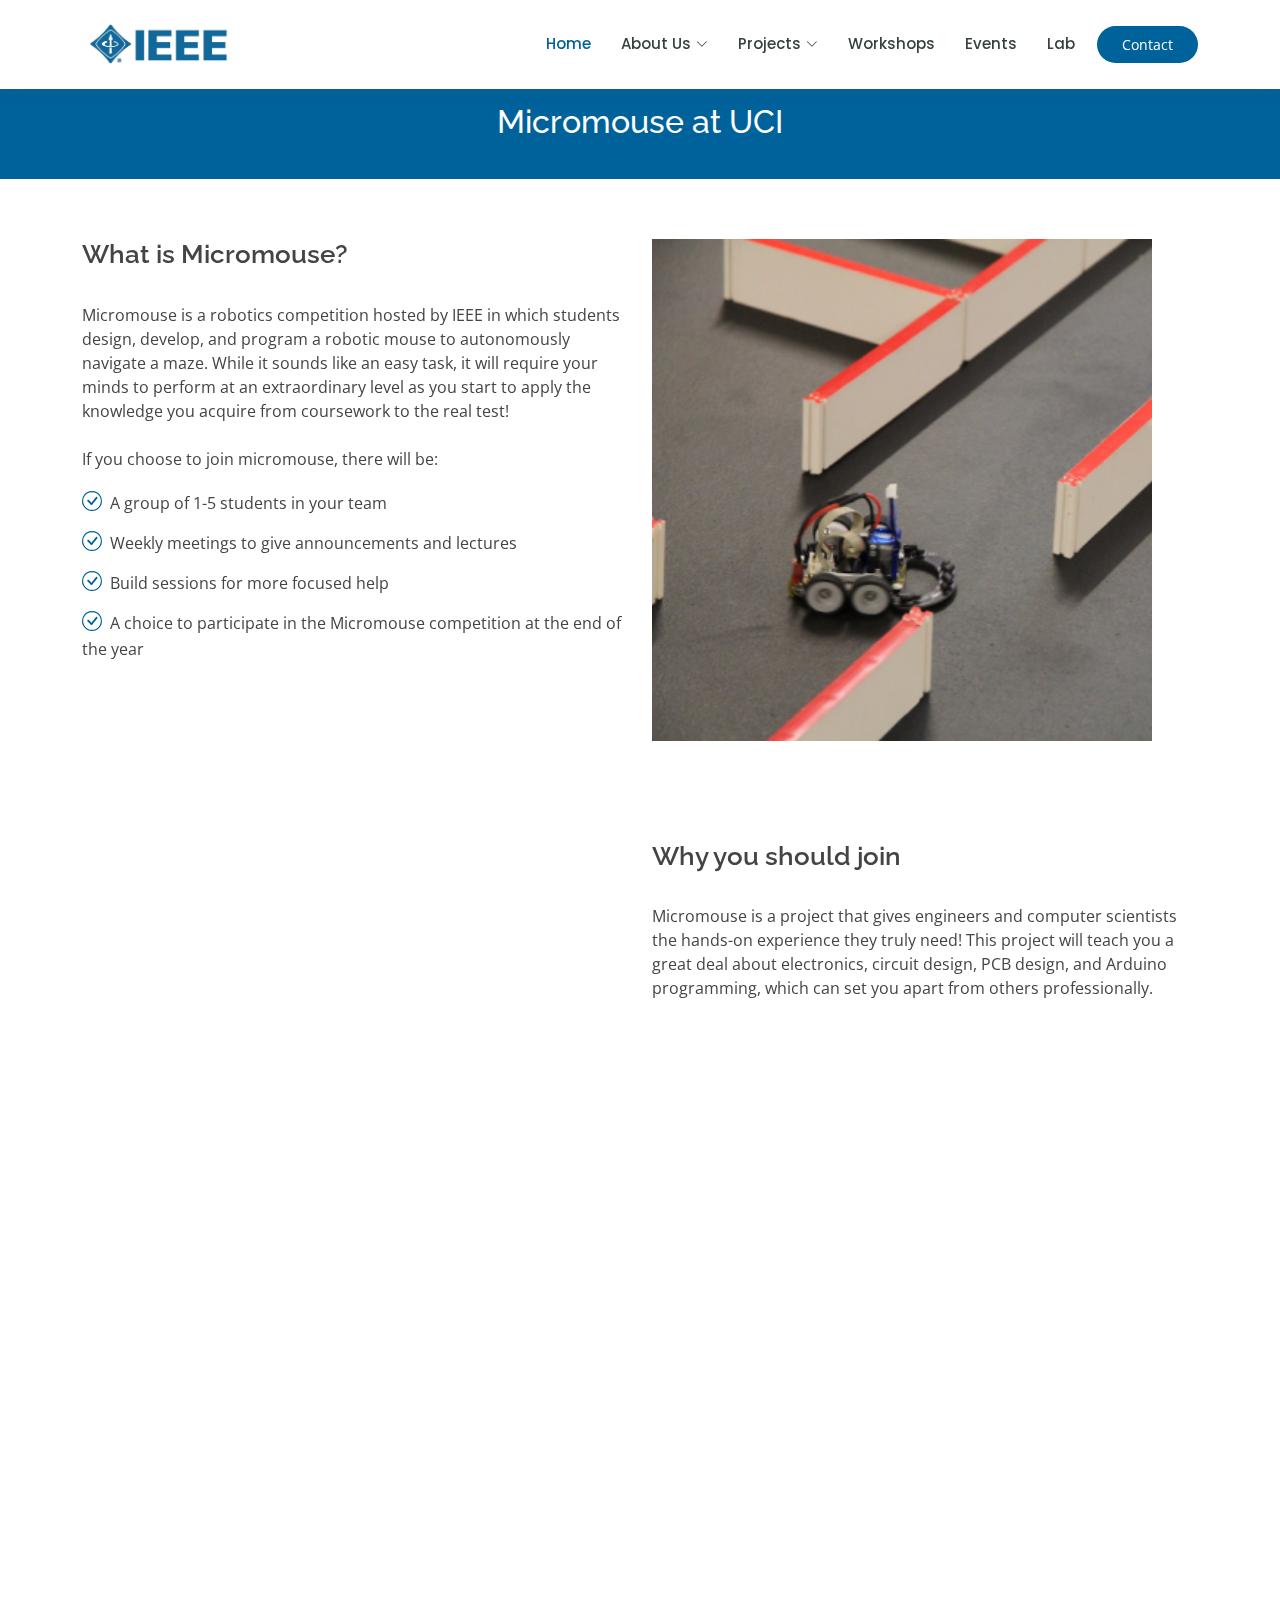
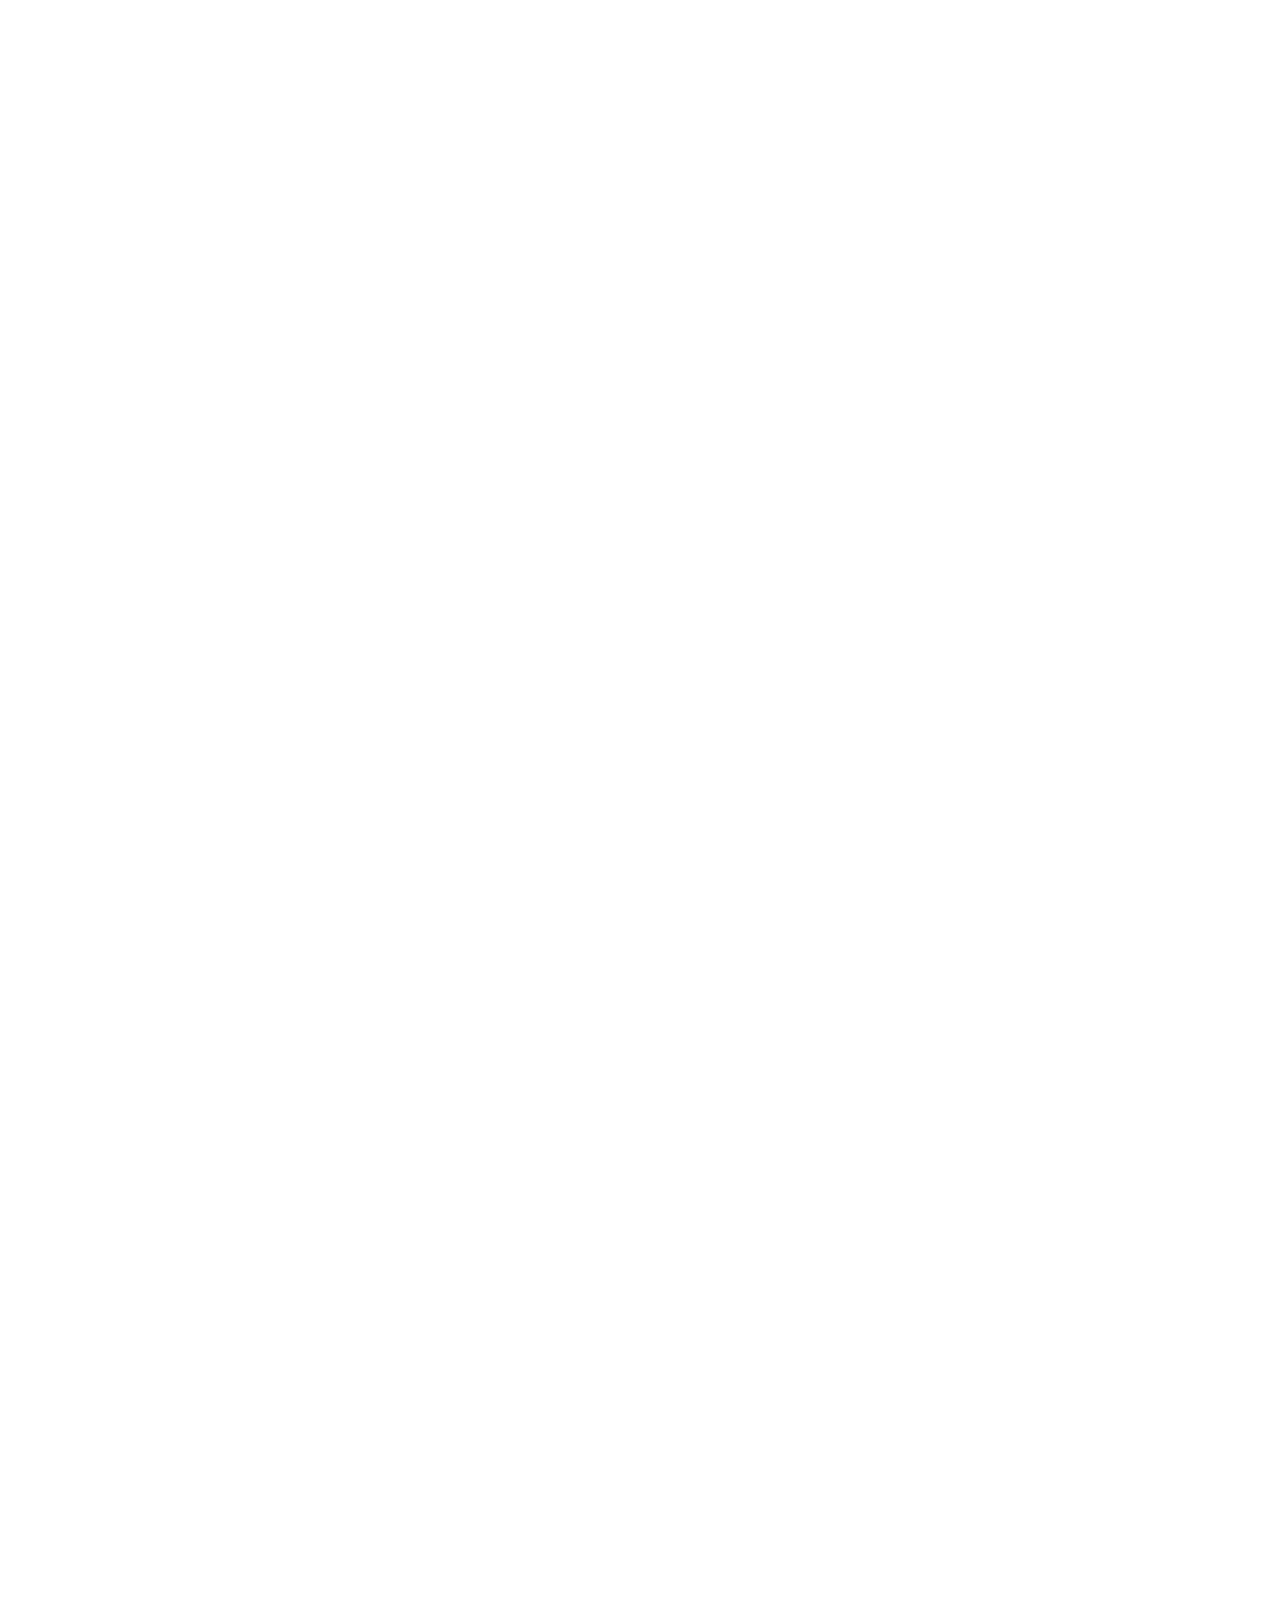
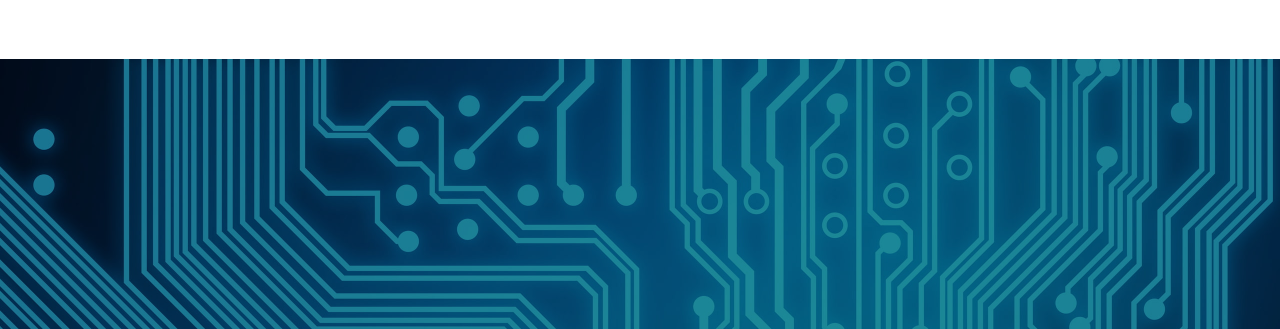
<file: micromouse.html>
<!DOCTYPE html>
<html lang="en">

<head>
    <meta charset="utf-8">
    <meta content="width=device-width, initial-scale=1.0" name="viewport">

    <title>About - Mentor Bootstrap Template</title>
    <meta content="" name="description">
    <meta content="" name="keywords">

    <!-- Favicons -->
    <link href="assets/img/favicon.png" rel="icon">
    <link href="assets/img/apple-touch-icon.png" rel="apple-touch-icon">

    <!-- Google Fonts -->
    <link
        href="https://fonts.googleapis.com/css?family=Open+Sans:300,300i,400,400i,600,600i,700,700i|Raleway:300,300i,400,400i,500,500i,600,600i,700,700i|Poppins:300,300i,400,400i,500,500i,600,600i,700,700i"
        rel="stylesheet">

    <!-- Vendor CSS Files -->
    <link href="assets/vendor/animate.css/animate.min.css" rel="stylesheet">
    <link href="assets/vendor/aos/aos.css" rel="stylesheet">
    <link href="assets/vendor/bootstrap/css/bootstrap.min.css" rel="stylesheet">
    <link href="assets/vendor/bootstrap-icons/bootstrap-icons.css" rel="stylesheet">
    <link href="assets/vendor/boxicons/css/boxicons.min.css" rel="stylesheet">
    <link href="assets/vendor/remixicon/remixicon.css" rel="stylesheet">
    <link href="assets/vendor/swiper/swiper-bundle.min.css" rel="stylesheet">

    <!-- Template Main CSS File -->
    <link href="assets/css/style.css" rel="stylesheet">

    <!-- =======================================================
  * Template Name: Mentor - v4.7.0
  * Template URL: https://bootstrapmade.com/mentor-free-education-bootstrap-theme/
  * Author: BootstrapMade.com
  * License: https://bootstrapmade.com/license/
  ======================================================== -->
</head>

<body>

    <!-- ======= Header ======= -->
    <script src="header.js"></script>
    <!-- End Header -->

    <main id="main">
        <!-- ======= Breadcrumbs ======= -->
        <div class="breadcrumbs" data-aos="fade-in">
            <div class="container">
                <h2>Micromouse at UCI</h2>
                <!--<p><a style="color:white" href="#get-started">Get Started </a>
                    <spacer type="horizontal" width="100" height="100"> | </spacer>
                    <a style="color:white" href="#projects">Projects</a>
                    <spacer type="horizontal" width="100" height="100"> | </spacer>
                    <a style="color:white" href="#contact">Contacts</a>
                </p>-->
            </div>
        </div><!-- End Breadcrumbs -->

        <!-- ======= About Section ======= -->
        <section id="get-started" class="about">
            <div class="container" data-aos="fade-up">

                <div class="row">
                    <div class="col-lg-6 order-1 order-lg-2" data-aos="fade-left" data-aos-delay="100">
                        <img src="assets/img/micromouse/Pic1.png" class="img-fluid" alt="" size="300%" width="500">
                    </div>
                    <div class="col-lg-6 pt-4 pt-lg-0 order-2 order-lg-1 content">
                        <h3>What is Micromouse?</h3>
                        <p>
                            <br>Micromouse is a robotics competition hosted by IEEE in which students design, develop,
                            and program a robotic mouse to autonomously navigate a maze. While it sounds like an easy
                            task, it will require your minds to perform at an extraordinary level as you start to apply
                            the knowledge you acquire from coursework to the real test! <br><br> If you choose to join
                            micromouse,
                            there will be:
                        </p>

                        <ul>
                            <li><i class="bi bi-check-circle"></i> A group of 1-5 students in your team</li>
                            <li><i class="bi bi-check-circle"></i> Weekly meetings to give announcements and lectures
                            </li>
                            <li><i class="bi bi-check-circle"></i> Build sessions for more focused help</li>
                            <li><i class="bi bi-check-circle"></i> A choice to participate in the Micromouse competition
                                at the end of the year</li>
                        </ul>
                    </div>
                </div>
                <div class="row" style="padding-top: 100px;">
                    <div class="col-lg-6 " data-aos="fade-left" data-aos-delay="100">
                        <img src="assets/img/micromouse/Pic2.png" class="img-fluid" alt="">
                    </div>
                    <div class="col-lg-6 pt-4 pt-lg-0 content">
                        <h3>Why you should join</h3>
                        <ul>
                            <p><br>Micromouse is a project that gives engineers and computer scientists the hands-on
                                experience they truly need! This project will teach you a great deal about electronics,
                                circuit design, PCB design, and Arduino programming, which can set you apart from others
                                professionally.</p>

                        </ul>
                    </div>
                </div>

            </div>
        </section><!-- End About Section -->


        <!-- ======= Contact ======= -->
        <div id="contact" class="breadcrumbs" data-aos="fade-in">
            <div class="container">
                <h2>Contact</h2>
                <p>The Micromouse Leads for the 2022-2023 school year!</p>
            </div>
        </div>

        <section class="trainers">
            <div class="container" data-aos="fade-up">

                <div class="row" data-aos="zoom-in" data-aos-delay="100">
                    <div class="col-lg-4 col-md-6 d-flex align-items-stretch">
                        <div class="member">
                            <button type="button" id="lily-johnson-btn"
                                style="background:transparent; border-color:transparent; border-style: solid;">
                                <img src="assets/img/officer-photos/rachel-villamor.jpg" class="img-fluid" alt=""
                                    width="300" height="300" /></button>
                            <div class="member-content">
                                <h4>Derek Cha</h4>
                                <span>Micromouse Manager</span>
                                <div class="social">
                                    <a><i class="bi bi-mailbox"></i> dscha1@uci.edu<br></a>
                                    <a><i class="bi bi-discord"></i> fluffyman215#3067</a>
                                </div>
                            </div>
                        </div>
                    </div>

                    <div class="col-lg-4 col-md-6 d-flex align-items-stretch">
                        <div class="member">
                            <button type="button" id="myBtn"
                                style="background:transparent; border-color:transparent; border-style: solid;">
                                <img src="assets/img/officer-photos/rachel-villamor.jpg" class="img-fluid" alt=""
                                    width="300" height="300" /></button>
                            <div class="member-content">
                                <h4>Onis Tripathi</h4>
                                <span>Micromouse Secretary</span>
                                <div class="social">
                                    <a><i class="bi bi-mailbox"></i> onist@uci.edu<br></a>
                                    <a><i class="bi bi-discord"></i> sino#2420</a>
                                </div>
                            </div>
                        </div>
                    </div>

                    <div class="col-lg-4 col-md-6 d-flex align-items-stretch">
                        <div class="member">
                            <button type="button" id="myBtn"
                                style="background:transparent; border-color:transparent; border-style: solid;">
                                <img src="assets/img/officer-photos/rachel-villamor.jpg" class="img-fluid" alt=""
                                    width="300" height="300" /></button>
                            <div class="member-content">
                                <h4>Theodore Tang</h4>
                                <span>Micromouse Hardware Lead</span>
                                <div class="social">
                                    <a><i class="bi bi-mailbox"></i> theodt2@uci.edu<br></a>
                                    <a><i class="bi bi-discord"></i> ~Unknown~#5271</a>
                                </div>
                            </div>
                        </div>
                    </div>

                    <div class="col-lg-4 col-md-6 d-flex align-items-stretch">
                        <div class="member">
                            <button type="button" id="myBtn"
                                style="background:transparent; border-color:transparent; border-style: solid;">
                                <img src="assets/img/officer-photos/rachel-villamor.jpg" class="img-fluid" alt=""
                                    width="300" height="300" /></button>
                            <div class="member-content">
                                <h4>Anthony Nuon-Paak</h4>
                                <span>Micromouse Hardware Lead</span>
                                <div class="social">
                                    <a><i class="bi bi-mailbox"></i> anuonpra@uci.edu<br></a>
                                    <a><i class="bi bi-discord"></i> GET HIS DISCORD</a>
                                </div>
                            </div>
                        </div>
                    </div>

                    <div class="col-lg-4 col-md-6 d-flex align-items-stretch">
                        <div class="member">
                            <button type="button" id="myBtn"
                                style="background:transparent; border-color:transparent; border-style: solid;">
                                <img src="assets/img/officer-photos/rachel-villamor.jpg" class="img-fluid" alt=""
                                    width="300" height="300" /></button>
                            <div class="member-content">
                                <h4>Shivank Valiya</h4>
                                <span>Micromouse Hardware Lead</span>
                                <div class="social">
                                    <a><i class="bi bi-mailbox"></i> svaliya@uci.edu<br></a>
                                    <a><i class="bi bi-discord"></i> Shivank Valiya#8141</a>
                                </div>
                            </div>
                        </div>
                    </div>

                    <div class="col-lg-4 col-md-6 d-flex align-items-stretch">
                        <div class="member">
                            <button type="button" id="myBtn"
                                style="background:transparent; border-color:transparent; border-style: solid;">
                                <img src="assets/img/officer-photos/rachel-villamor.jpg" class="img-fluid" alt=""
                                    width="300" height="300" /></button>
                            <div class="member-content">
                                <h4>Anthony Do</h4>
                                <span>Micromouse Software Lead</span>
                                <div class="social">
                                    <a><i class="bi bi-mailbox"></i> doaq1@uci.edu<br></a>
                                    <a><i class="bi bi-discord"></i> comchiendo#1618</a>
                                </div>
                            </div>
                        </div>
                    </div>

                    <div class="col-lg-4 col-md-6 d-flex align-items-stretch">
                        <div class="member">
                            <button type="button" id="myBtn"
                                style="background:transparent; border-color:transparent; border-style: solid;">
                                <img src="assets/img/officer-photos/rachel-villamor.jpg" class="img-fluid" alt=""
                                    width="300" height="300" /></button>
                            <div class="member-content">
                                <h4>Praneet Iddamsetty</h4>
                                <span>Micromouse Software Lead</span>
                                <div class="social">
                                    <a><i class="bi bi-mailbox"></i> iddamsep@uci.edu<br></a>
                                    <a><i class="bi bi-discord"></i> neetsy#0718</a>
                                </div>
                            </div>
                        </div>
                    </div>

                    <div class="col-lg-4 col-md-6 d-flex align-items-stretch">
                        <div class="member">
                            <button type="button" id="myBtn"
                                style="background:transparent; border-color:transparent; border-style: solid;">
                                <img src="assets/img/officer-photos/rachel-villamor.jpg" class="img-fluid" alt=""
                                    width="300" height="300" /></button>
                            <div class="member-content">
                                <h4>Kyle Tyni</h4>
                                <span>Micromouse Software Lead</span>
                                <div class="social">
                                    <a><i class="bi bi-mailbox"></i> ktyni@uci.edu<br></a>
                                    <a><i class="bi bi-discord"></i> finnchessboy#6260</a>
                                </div>
                            </div>
                        </div>
                    </div>

                </div>

            </div>
        </section><!-- End Trainers Section -->
    </main><!-- End #main -->

    <!-- ======= Footer ======= -->
    <div id="end">
        <script src="footer.js"></script>
    </div>
    <!-- End Footer -->

    <div id="preloader"></div>
    <a href="#" class="back-to-top d-flex align-items-center justify-content-center"><i
            class="bi bi-arrow-up-short"></i></a>

    <!-- Vendor JS Files -->
    <script src="assets/vendor/purecounter/purecounter.js"></script>
    <script src="assets/vendor/aos/aos.js"></script>
    <script src="assets/vendor/bootstrap/js/bootstrap.bundle.min.js"></script>
    <script src="assets/vendor/swiper/swiper-bundle.min.js"></script>
    <script src="assets/vendor/php-email-form/validate.js"></script>

    <!-- Template Main JS File -->
    <script src="assets/js/main.js"></script>

</body>

</html>
</file>
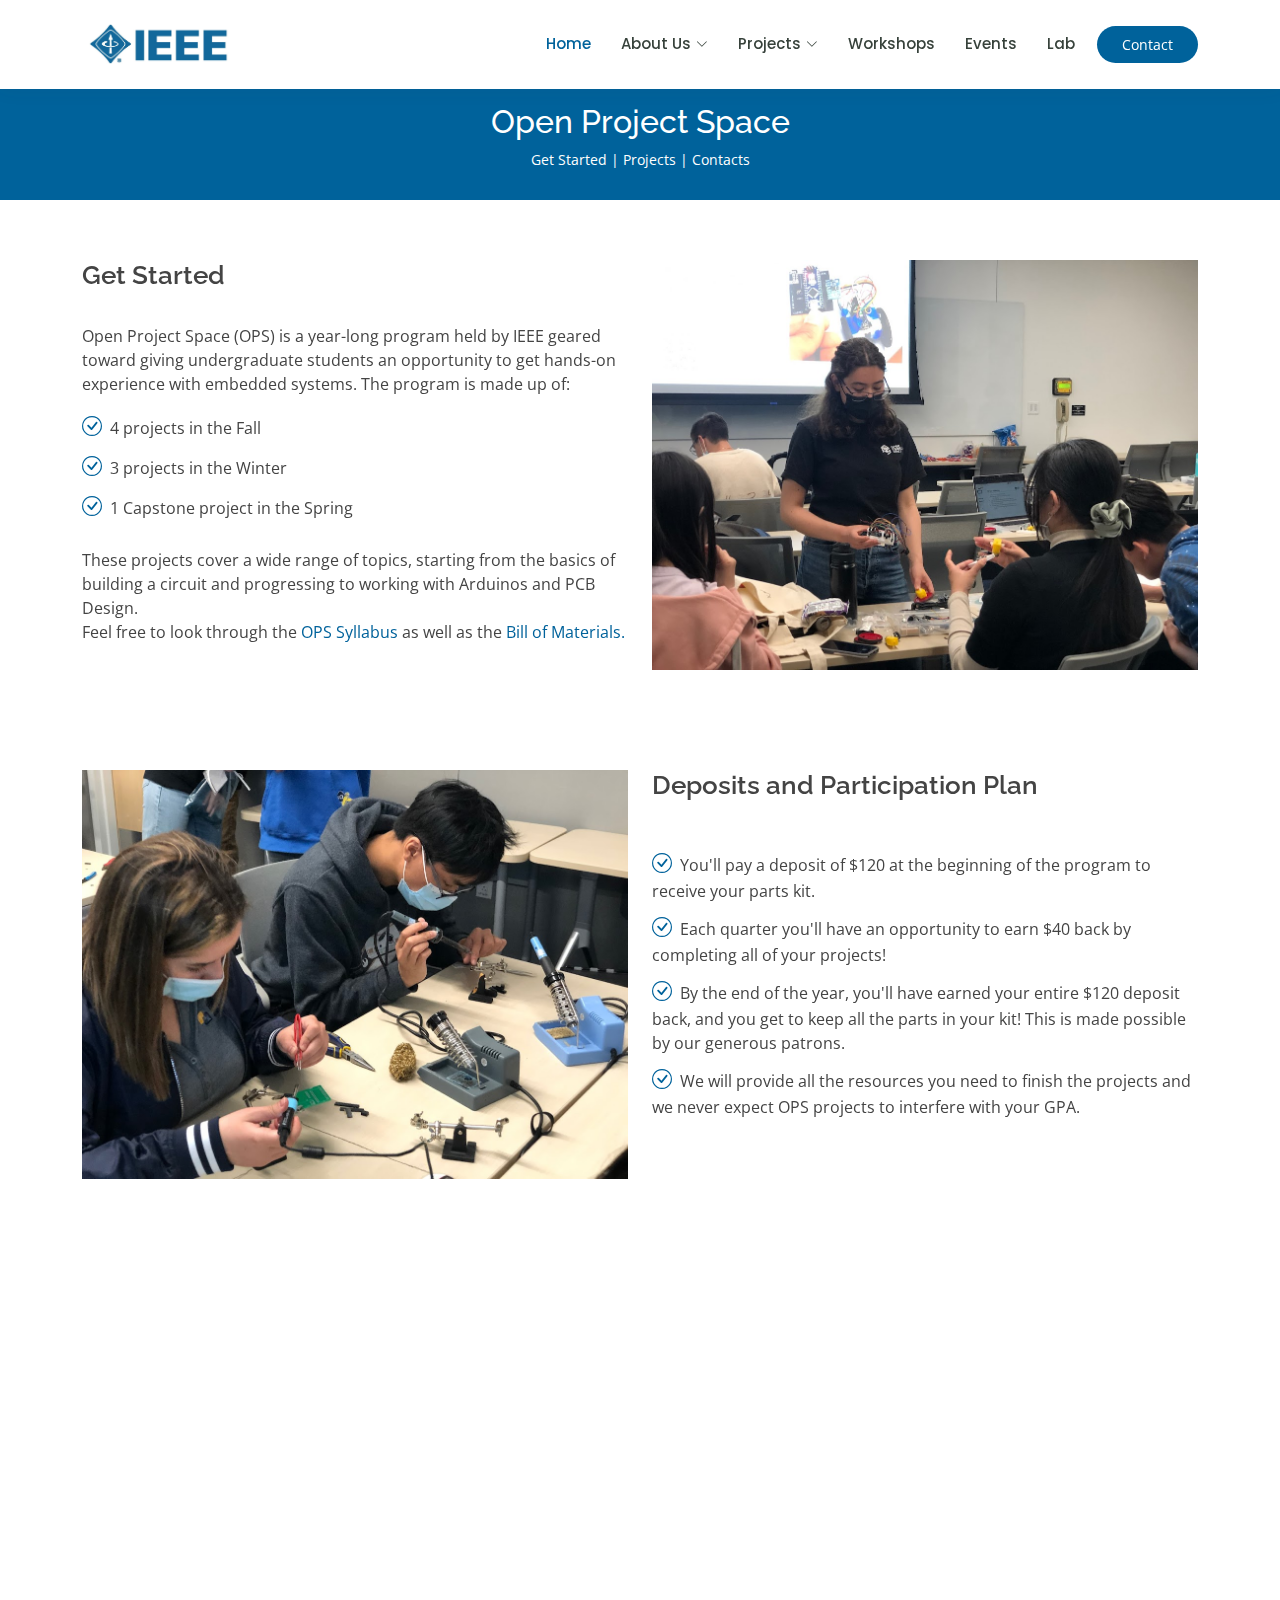
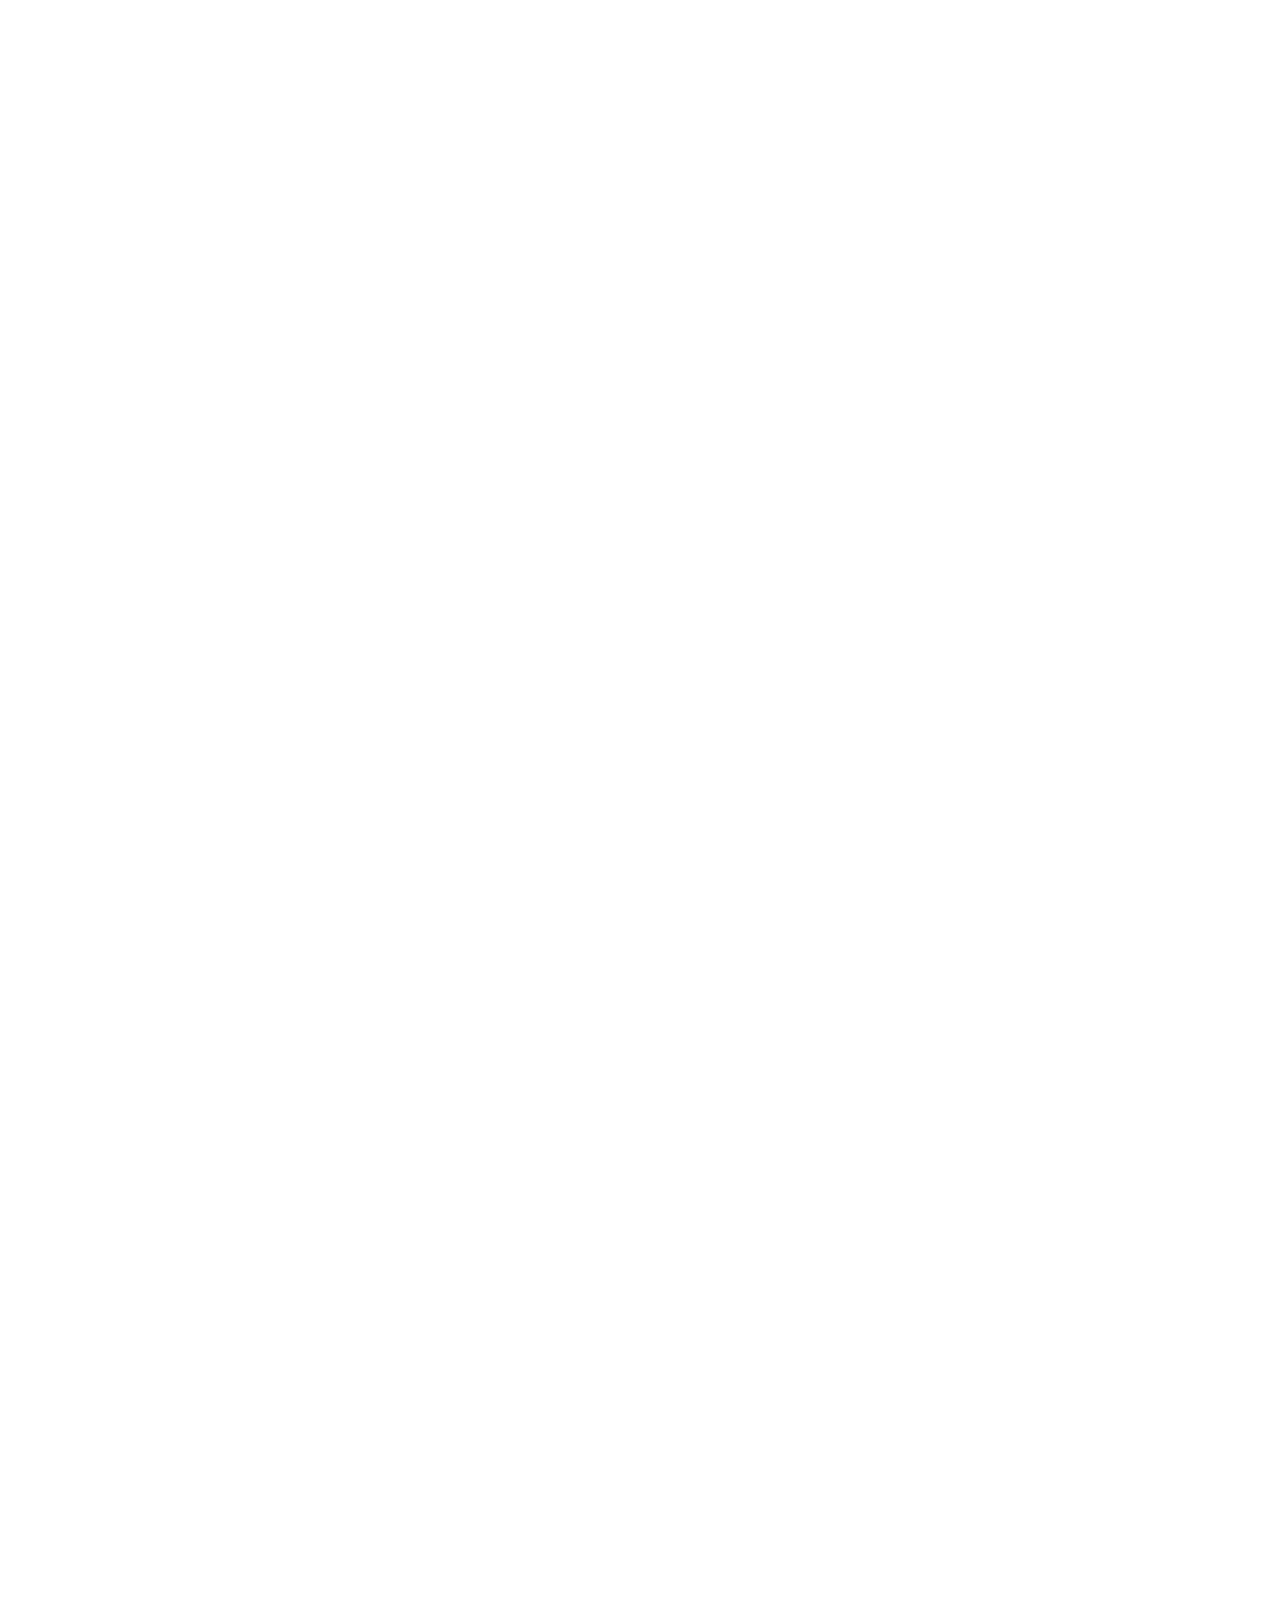
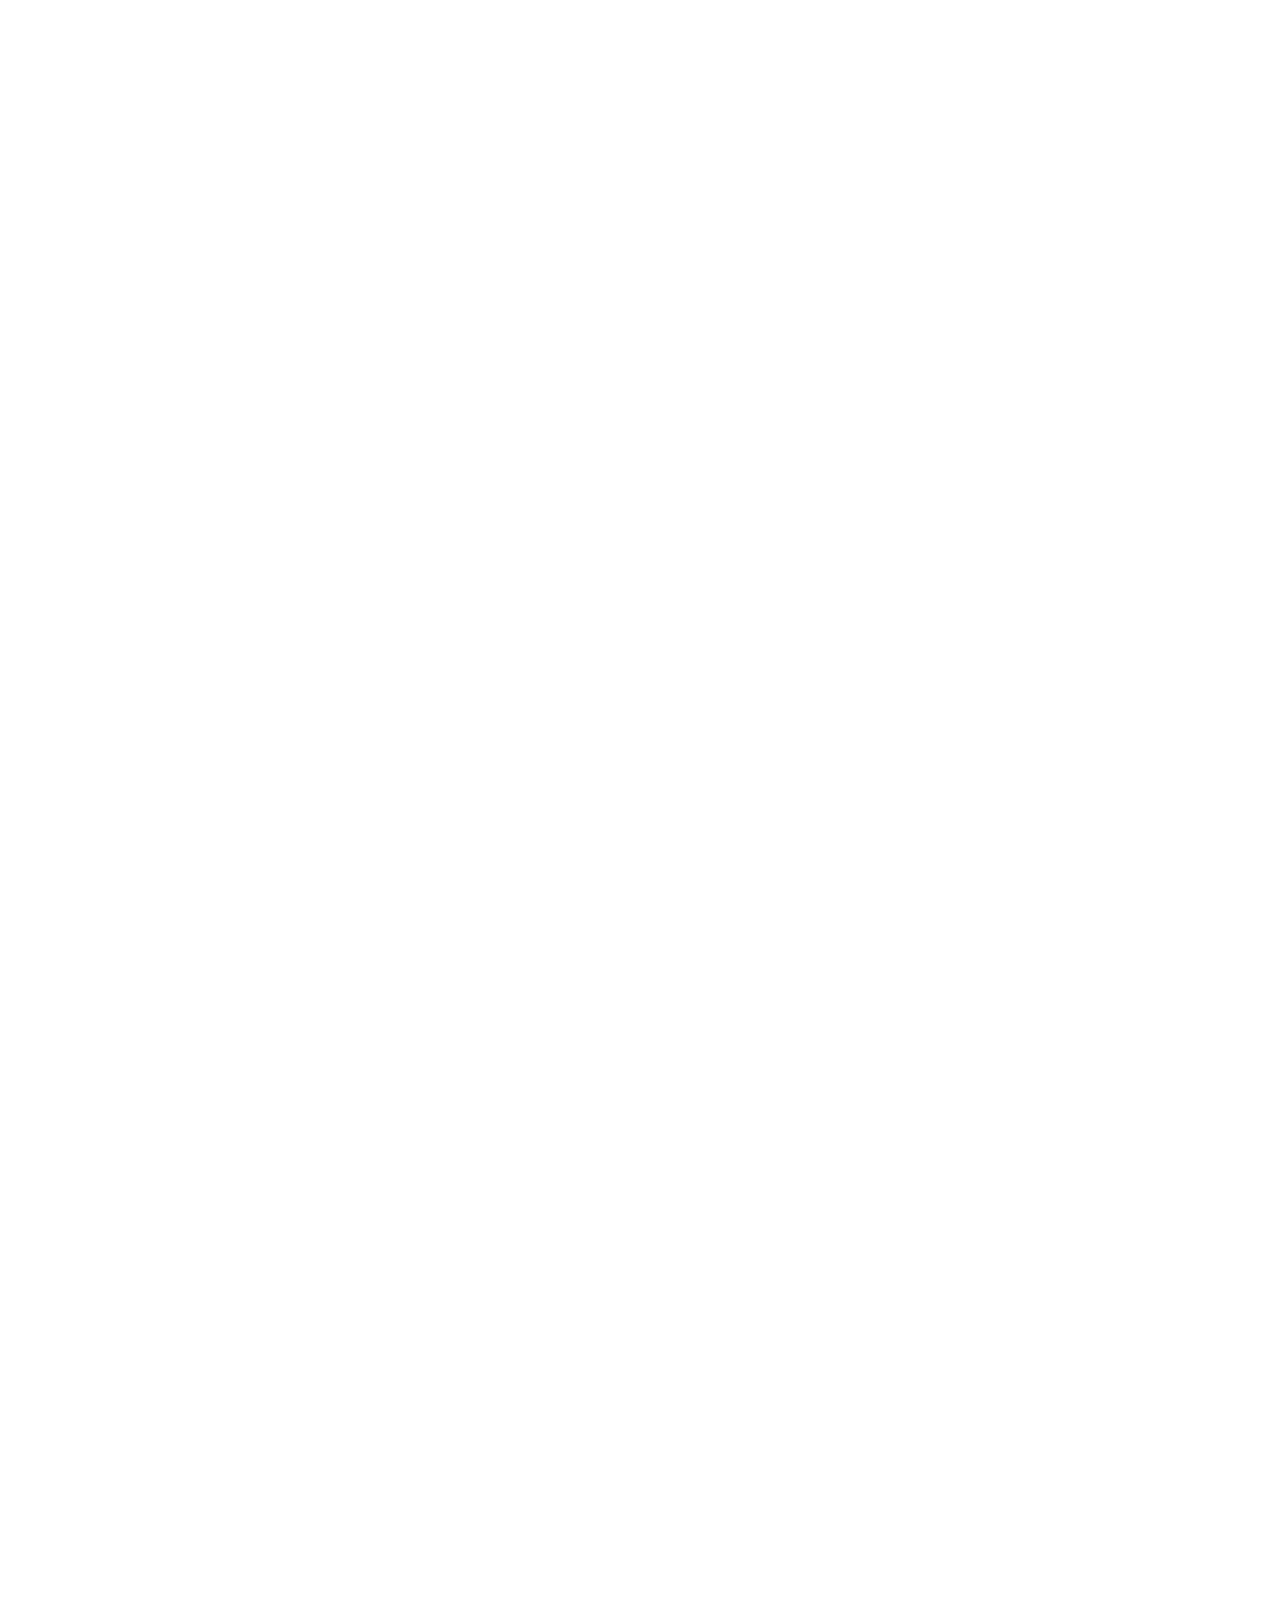
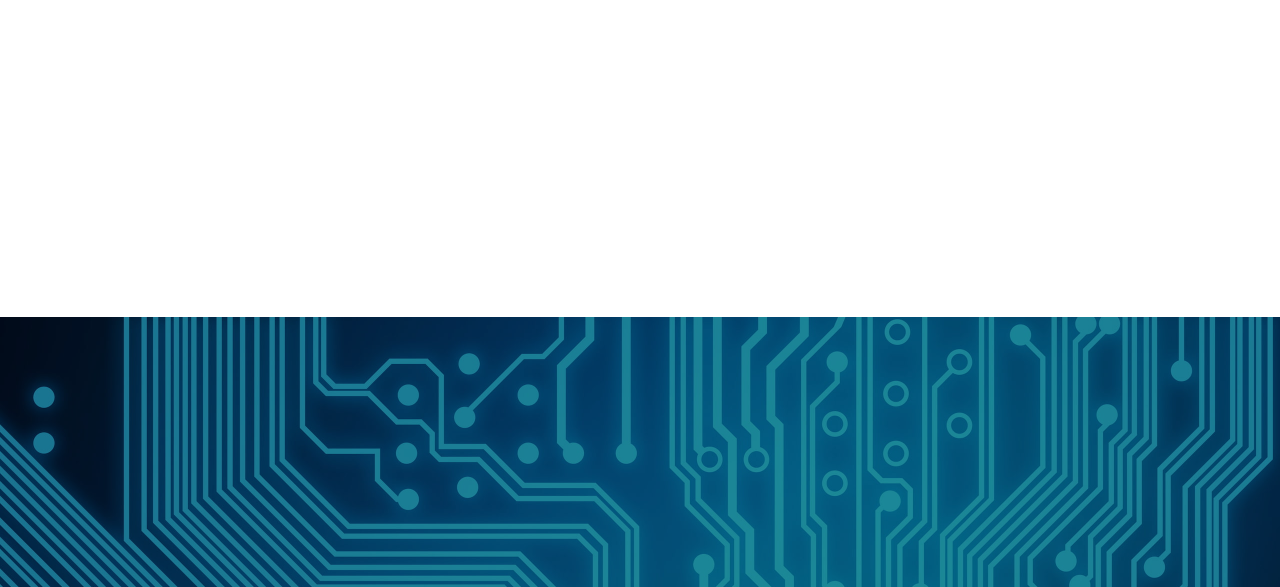
<file: ops.html>
<!DOCTYPE html>
<html lang="en">

<head>
    <meta charset="utf-8">
    <meta content="width=device-width, initial-scale=1.0" name="viewport">

    <title>About - Mentor Bootstrap Template</title>
    <meta content="" name="description">
    <meta content="" name="keywords">

    <!-- Favicons -->
    <link href="assets/img/favicon.png" rel="icon">
    <link href="assets/img/apple-touch-icon.png" rel="apple-touch-icon">

    <!-- Google Fonts -->
    <link
        href="https://fonts.googleapis.com/css?family=Open+Sans:300,300i,400,400i,600,600i,700,700i|Raleway:300,300i,400,400i,500,500i,600,600i,700,700i|Poppins:300,300i,400,400i,500,500i,600,600i,700,700i"
        rel="stylesheet">

    <!-- Vendor CSS Files -->
    <link href="assets/vendor/animate.css/animate.min.css" rel="stylesheet">
    <link href="assets/vendor/aos/aos.css" rel="stylesheet">
    <link href="assets/vendor/bootstrap/css/bootstrap.min.css" rel="stylesheet">
    <link href="assets/vendor/bootstrap-icons/bootstrap-icons.css" rel="stylesheet">
    <link href="assets/vendor/boxicons/css/boxicons.min.css" rel="stylesheet">
    <link href="assets/vendor/remixicon/remixicon.css" rel="stylesheet">
    <link href="assets/vendor/swiper/swiper-bundle.min.css" rel="stylesheet">

    <!-- Template Main CSS File -->
    <link href="assets/css/style.css" rel="stylesheet">

    <!-- =======================================================
  * Template Name: Mentor - v4.7.0
  * Template URL: https://bootstrapmade.com/mentor-free-education-bootstrap-theme/
  * Author: BootstrapMade.com
  * License: https://bootstrapmade.com/license/
  ======================================================== -->
</head>

<body>

    <!-- ======= Header ======= -->
    <script src="header.js"></script>
    <!-- End Header -->

    <main id="main">
        <!-- ======= Breadcrumbs ======= -->
        <div class="breadcrumbs" data-aos="fade-in">
            <div class="container">
                <h2>Open Project Space</h2>
                <p><a style="color:white" href="#get-started">Get Started </a>
                    <spacer type="horizontal" width="100" height="100"> | </spacer>
                    <a style="color:white" href="#projects">Projects</a>
                    <spacer type="horizontal" width="100" height="100"> | </spacer>
                    <a style="color:white" href="#contact">Contacts</a>
                </p>
            </div>
        </div><!-- End Breadcrumbs -->

        <!-- ======= About Section ======= -->
        <section id="get-started" class="about">
            <div class="container" data-aos="fade-up">

                <div class="row">
                    <div class="col-lg-6 order-1 order-lg-2" data-aos="fade-left" data-aos-delay="100">
                        <img src="assets/img/ops-page/ops-working.JPG" class="img-fluid" alt="">
                    </div>
                    <div class="col-lg-6 pt-4 pt-lg-0 order-2 order-lg-1 content">
                        <h3>Get Started</h3>
                        <p>
                            <br>Open Project Space (OPS) is a year-long program held by IEEE geared toward giving
                            undergraduate students an
                            opportunity to get hands-on experience with embedded systems. The program is made up of:
                        </p>
                        <ul>
                            <li><i class="bi bi-check-circle"></i> 4 projects in the Fall</li>
                            <li><i class="bi bi-check-circle"></i> 3 projects in the Winter</li>
                            <li><i class="bi bi-check-circle"></i> 1 Capstone project in the Spring</li>
                        </ul>
                        <p>These projects cover a wide range of topics, starting from the basics of building a circuit
                            and progressing to working with Arduinos and PCB Design.
                            <br>Feel free to look through the
                            <a href=""> OPS Syllabus </a>
                            as well as the <a href="">Bill of Materials.</a>
                        </p>
                    </div>
                </div>
                <div class="row" style="padding-top: 100px;">
                    <div class="col-lg-6 " data-aos="fade-left" data-aos-delay="100">
                        <img src="assets/img/ops-page/ops-soldering.JPG" class="img-fluid" alt="">
                    </div>
                    <div class="col-lg-6 pt-4 pt-lg-0 content">
                        <h3>Deposits and Participation Plan</h3>
                        <ul>
                            <p><br></p>
                            <li><i class="bi bi-check-circle"></i> You'll pay a deposit of $120 at the beginning of the
                                program to receive your parts kit.</li>
                            <li><i class="bi bi-check-circle"></i> Each quarter you'll have an opportunity to earn $40
                                back by completing all of your projects!
                            </li>
                            <li><i class="bi bi-check-circle"></i> By the end of the year, you'll have earned your
                                entire $120 deposit back, and you get to keep all the parts in your kit! This is made
                                possible by our generous patrons.</li>
                            <li><i class="bi bi-check-circle"></i> We will provide all the resources you need to finish
                                the projects and we never expect OPS projects to interfere with your GPA.</li>

                        </ul>
                    </div>
                </div>

            </div>
        </section><!-- End About Section -->

        <!-- ======= Projects ======= -->
        <div id="projects" class="breadcrumbs" data-aos="fade-in">
            <div class="container">
                <h2>Projects</h2>
                <p><a style="color:white" href="#fall">Fall </a>
                    <spacer type="horizontal" width="100" height="100"> | </spacer>
                    <a style="color:white" href="#winter">Winter</a>
                    <spacer type="horizontal" width="100" height="100"> | </spacer>
                    <a style="color:white" href="#spring">Spring</a>
                </p>
            </div>
        </div>

        <!-- ======= Fall Quarter Projects ======= -->
        <section id="fall" class="courses">
            <div class="container" data-aos="fade-up">

                <h2 style="text-align:left;color:#00629b">
                    Fall Quarter
                </h2>

                <div class="row" data-aos="zoom-in" data-aos-delay="100">
                    <div class="col-lg-4 col-md-6 d-flex align-items-stretch">
                        <div class="course-item">
                            <img src="assets/img/ops-page/project1.jpg" class="img-fluid" alt="..." style="  display: block;
                            margin-left: auto;
                            margin-right: auto;
                            width: 60%;
                            padding-top:25px;">
                            <div class="course-content">
                                <h3><a href="course-details.html">Project #1 : Turning on an LED</a></h3>
                                <p>To make an LED light up!</p>
                                <div class="trainer d-flex justify-content-between align-items-center">
                                    <div class="trainer-profile d-flex align-items-center"> <span>
                                            <h3 style="color:black">Resources<br></h3>
                                            <a href="">Lecture
                                                slides</a>
                                        </span>
                                    </div>
                                </div>
                            </div>
                        </div>
                    </div> <!-- End Course Item-->
                    <div class="col-lg-4 col-md-6 d-flex align-items-stretch mt-4 mt-md-0">
                        <div class="course-item">
                            <img src="assets/img/ops-page/project2.jpg" class="img-fluid" alt="..." style="  display: block;
                            margin-left: auto;
                            margin-right: auto;
                            width: 60%;
                            padding-top:25px;">
                            <div class="course-content">
                                <h3><a href="course-details.html">Project #2 : Debugging</a></h3>
                                <p>Practice debugging circuits using a multimeter.</p>
                                <div class="trainer d-flex justify-content-between align-items-center">
                                    <span>
                                        <h3 style="color:black">Resources<br></h3>
                                        <a href="">Lecture
                                            slides</a>
                                    </span>
                                </div>
                            </div>
                        </div>
                    </div> <!-- End Course Item-->

                    <div class="col-lg-4 col-md-6 d-flex align-items-stretch mt-4 mt-lg-0">
                        <div class="course-item">
                            <img src="assets/img/ops-page/project3resize.jpg" class="img-fluid" alt="..." style="  display: block;
                            margin-left: auto;
                            margin-right: auto;
                            width: 60%;
                            padding-top:25px;">
                            <div class="course-content">
                                <h3><a href="course-details.html">Project #3 : 555 Piano</a></h3>
                                <p>Use a 555 timer to blink an LED and play different tones.</p>
                                <div class="trainer d-flex justify-content-between align-items-center">
                                    <span>
                                        <h3 style="color:black">Resources<br></h3>
                                        <a href="">Lecture
                                            slides</a>
                                    </span>
                                </div>
                            </div>
                        </div>
                    </div> <!-- End Course Item-->

                    <div class="col-lg-4 col-md-6 d-flex align-items-stretch mt-4 mt-lg-0">
                        <div class="course-item">
                            <img src="assets/img/ops-page/project4.png" class="img-fluid" alt="..." style="  display: block;
                            margin-left: auto;
                            margin-right: auto;
                            width: 60%;
                            padding-top:25px;">
                            <div class="course-content">
                                <h3><a href="course-details.html">Project #4 : Intro to Microcontrollers (Potentiometer
                                        Blink and iPoduino)</a></h3>
                                <p>Make an LED blink at different frequencies using a Potentiometer and make an Arduino
                                    music player.</p>
                                <div class="trainer d-flex justify-content-between align-items-center">
                                    <span>
                                        <h3 style="color:black">Resources<br></h3>
                                        <a href="">Lecture
                                            slides</a>
                                    </span>
                                </div>
                            </div>
                        </div>
                    </div> <!-- End Course Item-->

                </div>

            </div>
        </section><!-- End Fall Projects -->

        <!-- ======= Winter Quarter Projects ======= -->
        <section id="winter" class="courses">
            <div class="container" data-aos="fade-up">

                <h2 style="text-align:left;color:#00629b">
                    Winter Quarter
                </h2>

                <div class="row" data-aos="zoom-in" data-aos-delay="100">
                    <div class="col-lg-4 col-md-6 d-flex align-items-stretch">
                        <div class="course-item">
                            <img src="assets/img/ops-page/project5.png" class="image-fluid" alt="..." style="  display: block;
                            margin-left: auto;
                            margin-right: auto;
                            width: 60%;
                            padding-top:25px;">
                            <div class="course-content">
                                <h3><a href="course-details.html">Project #5 : Distance Sensor</a></h3>
                                <p>Print to the console an indication of how far the Arduino is from a surface.</p>
                                <div class="trainer d-flex justify-content-between align-items-center">
                                    <div class="trainer-profile d-flex align-items-center"> <span>
                                            <h3 style="color:black">Resources<br></h3>
                                            <a href="">Lecture
                                                slides</a>
                                        </span>
                                    </div>
                                </div>
                            </div>
                        </div>
                    </div> <!-- End Course Item-->
                    <div class="col-lg-4 col-md-6 d-flex align-items-stretch mt-4 mt-md-0">
                        <div class="course-item">
                            <img src="assets/img/ops-page/project6.png" class="img-fluid" alt="..." style="  display: block;
                            margin-left: auto;
                            margin-right: auto;
                            width: 60%;
                            padding-top:25px;">
                            <div class="course-content">
                                <h3><a href="course-details.html">Project #6 : Redlight, Greenlight</a></h3>
                                <p>Build a game called Redlight, Greenlight using two Arduinos.</p>
                                <div class="trainer d-flex justify-content-between align-items-center">
                                    <span>
                                        <h3 style="color:black">Resources<br></h3>
                                        <a href="">Lecture
                                            slides</a>
                                    </span>
                                </div>
                            </div>
                        </div>
                    </div> <!-- End Course Item-->

                    <div class="col-lg-4 col-md-6 d-flex align-items-stretch mt-4 mt-lg-0">
                        <div class="course-item">
                            <img src="assets/img/ops-page/project7.jpg" class="img-fluid" alt="..." style="  display: block;
                            margin-left: auto;
                            margin-right: auto;
                            width: 60%;
                            padding-top:25px;">
                            <div class="course-content">
                                <h3><a href="course-details.html">Project #7 : Radio Red Light Green Light & IMU
                                        Brightness Indicator</a></h3>
                                <p>
                                    Play Red Light, Green Light wirelessly, use an IMU to detect orientation.</p>
                                <div class="trainer d-flex justify-content-between align-items-center">
                                    <span>
                                        <h3 style="color:black">Resources<br></h3>
                                        <a href="">Lecture
                                            slides</a>
                                    </span>
                                </div>
                            </div>
                        </div>
                    </div> <!-- End Course Item-->

                </div>

            </div>
        </section><!-- End Winter Projects -->

        <!-- ======= Spring Quarter Projects ======= -->
        <section id="spring" class="courses">
            <div class="container" data-aos="fade-up">

                <h2 style="text-align:left;color:#00629b">
                    Spring Quarter
                </h2>

                <div class="row" data-aos="zoom-in" data-aos-delay="100">
                    <div class="col-lg-4 col-md-6 d-flex align-items-stretch">
                        <div class="course-item">
                            <img src="assets/img/ops-page/project8.png" class="image-fluid" alt="..." style="  display: block;
                                    margin-left: auto;
                                    margin-right: auto;
                                    width: 60%;
                                    padding-top:25px;">
                            <div class="course-content">
                                <h3><a href="course-details.html">Capstone: Micromouse or RC Car</a></h3>
                                <p>
                                    1. Rodent (aka. Micromouse capstone): Build a miniature car that stays within the
                                    walls of a “maze”
                                    <br>

                                    2. RC Car (aka. AP capstone): Control a car by tilting an IMU on your PCB
                                </p>
                                <div class="trainer d-flex justify-content-between align-items-center">
                                    <div class="trainer-profile d-flex align-items-center"> <span>
                                            <h3 style="color:black">Resources<br></h3>
                                            <a href="">Lecture
                                                slides</a>
                                        </span>
                                    </div>
                                </div>
                            </div>
                        </div>
                    </div> <!-- End Course Item-->

                </div>

            </div>
        </section><!-- End Spring Projects -->


        <!-- ======= Contact ======= -->
        <div id="contact" class="breadcrumbs" data-aos="fade-in">
            <div class="container">
                <h2>Contact</h2>
                <p>The Open Project Space Leads and Technicians for the 2022-2023 school year!</p>
            </div>
        </div>

        <section class="trainers">
            <div class="container" data-aos="fade-up">

                <div class="row" data-aos="zoom-in" data-aos-delay="100">
                    <div class="col-lg-4 col-md-6 d-flex align-items-stretch">
                        <div class="member">
                            <button type="button" id="lily-johnson-btn"
                                style="background:transparent; border-color:transparent; border-style: solid;">
                                <img src="assets/img/officer-photos/rachel-villamor.jpg" class="img-fluid" alt=""
                                    width="300" height="300" /></button>
                            <div class="member-content">
                                <h4>Benjamen Bielecki</h4>
                                <span>OPS Lead</span>
                                <div class="social">
                                    <a><i class="bi bi-mailbox"></i> bbieleck@uci.edu<br></a>
                                    <a><i class="bi bi-discord"></i> bcbielecki#5528</a>
                                </div>
                            </div>
                        </div>
                    </div>

                    <div class="col-lg-4 col-md-6 d-flex align-items-stretch">
                        <div class="member">
                            <button type="button" id="myBtn"
                                style="background:transparent; border-color:transparent; border-style: solid;">
                                <img src="assets/img/officer-photos/rachel-villamor.jpg" class="img-fluid" alt=""
                                    width="300" height="300" /></button>
                            <div class="member-content">
                                <h4>Tony Liu</h4>
                                <span>OPS Lead</span>
                                <div class="social">
                                    <a><i class="bi bi-mailbox"></i> zitenl1@uci.edu<br></a>
                                    <a><i class="bi bi-discord"></i> T9065#1283</a>
                                </div>
                            </div>
                        </div>
                    </div>

                    <div class="col-lg-4 col-md-6 d-flex align-items-stretch">
                        <div class="member">
                            <button type="button" id="myBtn"
                                style="background:transparent; border-color:transparent; border-style: solid;">
                                <img src="assets/img/officer-photos/rachel-villamor.jpg" class="img-fluid" alt=""
                                    width="300" height="300" /></button>
                            <div class="member-content">
                                <h4>Darrian Chin</h4>
                                <span>OPS Technician</span>
                                <div class="social">
                                    <a><i class="bi bi-mailbox"></i> darrianc@uci.edu<br></a>
                                    <a><i class="bi bi-discord"></i> dchin#3618</a>
                                </div>
                            </div>
                        </div>
                    </div>

                    <div class="col-lg-4 col-md-6 d-flex align-items-stretch">
                        <div class="member">
                            <button type="button" id="myBtn"
                                style="background:transparent; border-color:transparent; border-style: solid;">
                                <img src="assets/img/officer-photos/rachel-villamor.jpg" class="img-fluid" alt=""
                                    width="300" height="300" /></button>
                            <div class="member-content">
                                <h4>Kristopher Berhow</h4>
                                <span>OPS Technician</span>
                                <div class="social">
                                    <a><i class="bi bi-mailbox"></i> kberhow@uci.edu<br></a>
                                    <a><i class="bi bi-discord"></i> kris#1284</a>
                                </div>
                            </div>
                        </div>
                    </div>

                    <div class="col-lg-4 col-md-6 d-flex align-items-stretch">
                        <div class="member">
                            <button type="button" id="myBtn"
                                style="background:transparent; border-color:transparent; border-style: solid;">
                                <img src="assets/img/officer-photos/rachel-villamor.jpg" class="img-fluid" alt=""
                                    width="300" height="300" /></button>
                            <div class="member-content">
                                <h4>Lillian Ling</h4>
                                <span>OPS Technician</span>
                                <div class="social">
                                    <a><i class="bi bi-mailbox"></i> lillial3@uci.edu<br></a>
                                    <a><i class="bi bi-discord"></i> lillybilly#8432</a>
                                </div>
                            </div>
                        </div>
                    </div>

                    <div class="col-lg-4 col-md-6 d-flex align-items-stretch">
                        <div class="member">
                            <button type="button" id="myBtn"
                                style="background:transparent; border-color:transparent; border-style: solid;">
                                <img src="assets/img/officer-photos/rachel-villamor.jpg" class="img-fluid" alt=""
                                    width="300" height="300" /></button>
                            <div class="member-content">
                                <h4>Venkat Kandhipati</h4>
                                <span>OPS Technician</span>
                                <div class="social">
                                    <a><i class="bi bi-mailbox"></i> vkandhip@uci.edu<br></a>
                                    <a><i class="bi bi-discord"></i> venkittykat#4492</a>
                                </div>
                            </div>
                        </div>
                    </div>


                </div>

            </div>
        </section><!-- End Trainers Section -->
    </main><!-- End #main -->

    <!-- ======= Footer ======= -->
    <div id="end">
        <script src="footer.js"></script>
    </div>
    <!-- End Footer -->

    <div id="preloader"></div>
    <a href="#" class="back-to-top d-flex align-items-center justify-content-center"><i
            class="bi bi-arrow-up-short"></i></a>

    <!-- Vendor JS Files -->
    <script src="assets/vendor/purecounter/purecounter.js"></script>
    <script src="assets/vendor/aos/aos.js"></script>
    <script src="assets/vendor/bootstrap/js/bootstrap.bundle.min.js"></script>
    <script src="assets/vendor/swiper/swiper-bundle.min.js"></script>
    <script src="assets/vendor/php-email-form/validate.js"></script>

    <!-- Template Main JS File -->
    <script src="assets/js/main.js"></script>

</body>

</html>
</file>
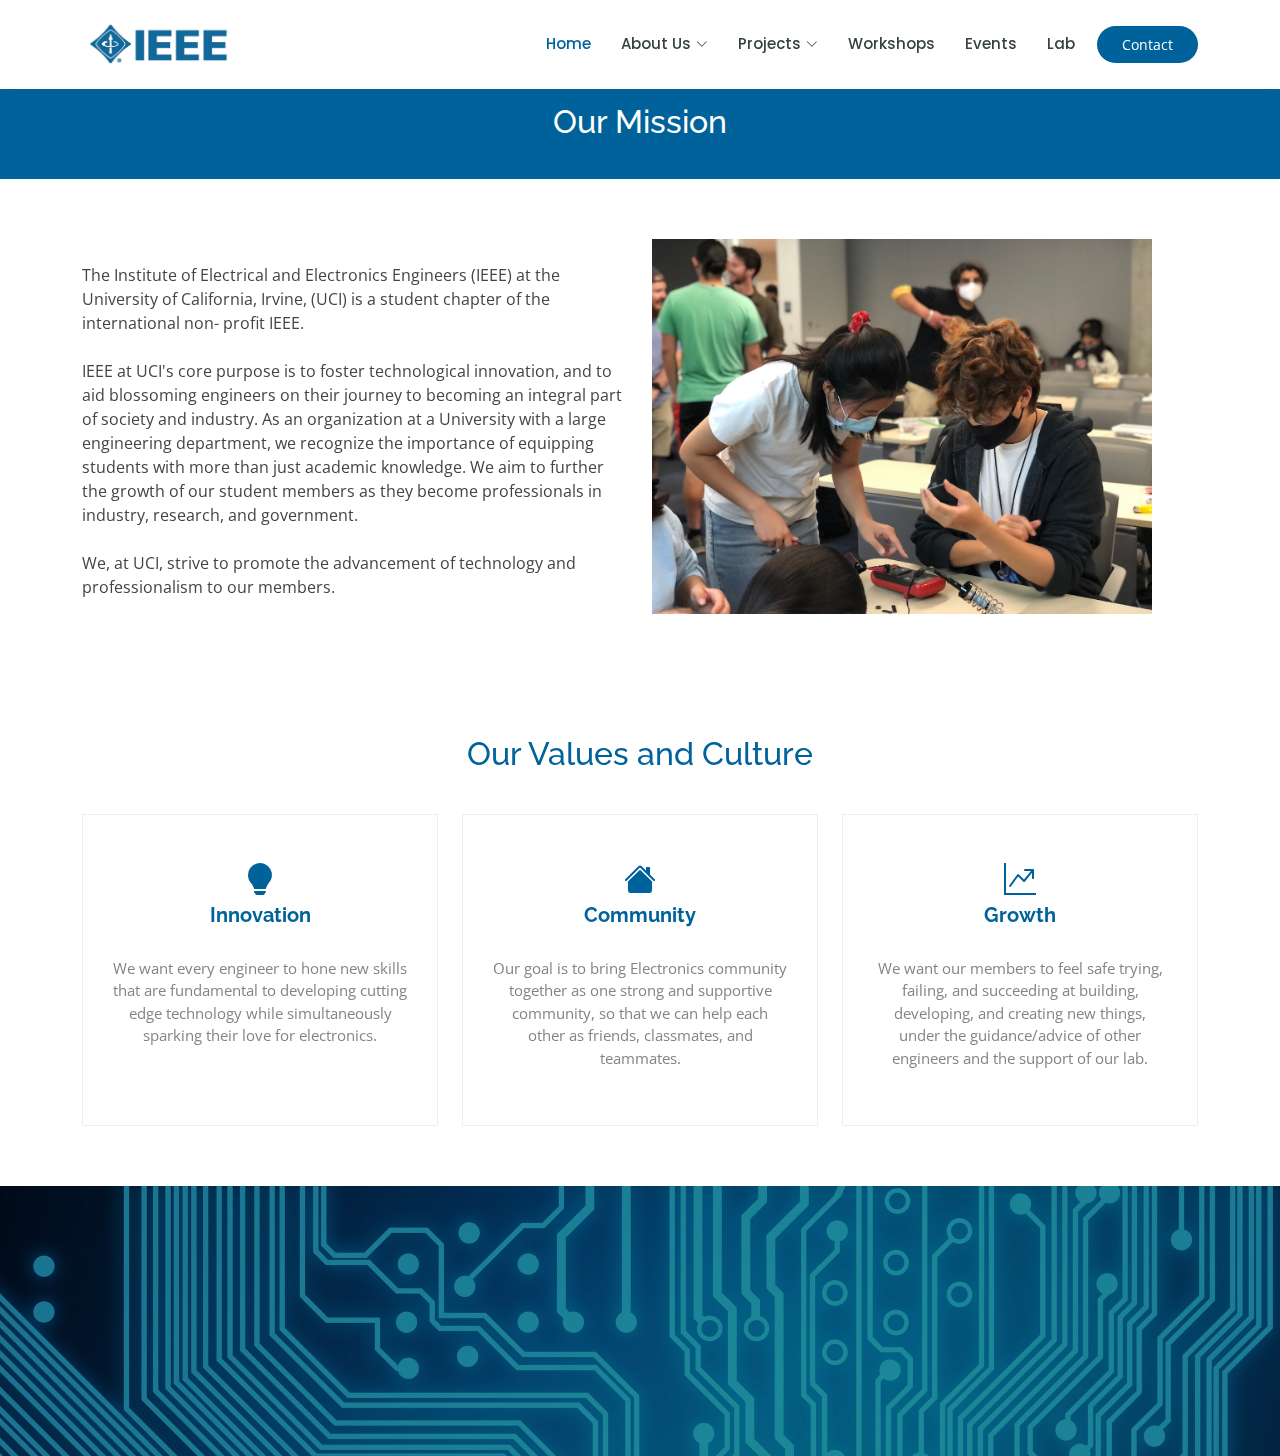
<file: ourMission.html>
<!DOCTYPE html>
<html lang="en">

<head>
    <meta charset="utf-8">
    <meta content="width=device-width, initial-scale=1.0" name="viewport">

    <title>About - Mentor Bootstrap Template</title>
    <meta content="" name="description">
    <meta content="" name="keywords">

    <!-- Favicons -->
    <link href="assets/img/favicon.png" rel="icon">
    <link href="assets/img/apple-touch-icon.png" rel="apple-touch-icon">

    <!-- Google Fonts -->
    <link
        href="https://fonts.googleapis.com/css?family=Open+Sans:300,300i,400,400i,600,600i,700,700i|Raleway:300,300i,400,400i,500,500i,600,600i,700,700i|Poppins:300,300i,400,400i,500,500i,600,600i,700,700i"
        rel="stylesheet">

    <!-- Vendor CSS Files -->
    <link href="assets/vendor/animate.css/animate.min.css" rel="stylesheet">
    <link href="assets/vendor/aos/aos.css" rel="stylesheet">
    <link href="assets/vendor/bootstrap/css/bootstrap.min.css" rel="stylesheet">
    <link href="assets/vendor/bootstrap-icons/bootstrap-icons.css" rel="stylesheet">
    <link href="assets/vendor/boxicons/css/boxicons.min.css" rel="stylesheet">
    <link href="assets/vendor/remixicon/remixicon.css" rel="stylesheet">
    <link href="assets/vendor/swiper/swiper-bundle.min.css" rel="stylesheet">

    <!-- Template Main CSS File -->
    <link href="assets/css/style.css" rel="stylesheet">

    <!-- =======================================================
  * Template Name: Mentor - v4.7.0
  * Template URL: https://bootstrapmade.com/mentor-free-education-bootstrap-theme/
  * Author: BootstrapMade.com
  * License: https://bootstrapmade.com/license/
  ======================================================== -->
</head>

<body>

    <!-- ======= Header ======= -->
    <script src="header.js"></script>
    <!-- End Header -->

    <main id="main">
        <!-- ======= Breadcrumbs ======= -->
        <div class="breadcrumbs" data-aos="fade-in">
            <div class="container">
                <h2>Our Mission</h2>
            </div>
        </div><!-- End Breadcrumbs -->

        <!-- ======= About Section ======= -->
        <section id="about" class="about">
            <div class="container" data-aos="fade-up">

                <div class="row">
                    <div class="col-lg-6 order-1 order-lg-2" data-aos="fade-left" data-aos-delay="100">
                        <img src="assets/img/ieee-working.JPG" class="img-fluid" alt="" width="500">
                    </div>
                    <div class="col-lg-6 pt-4 pt-lg-0 order-2 order-lg-1 content">
                        <p>
                            <br>The Institute of Electrical and
                            Electronics Engineers (IEEE) at the
                            University of
                            California, Irvine, (UCI) is a student

                            chapter of the international non-
                            profit IEEE. <br><br>

                            IEEE at UCI's core purpose is to foster technological innovation, and to aid
                            blossoming engineers on their journey to becoming an integral part of society
                            and industry.

                            As an organization at a University with a large engineering department, we
                            recognize the importance of equipping students with more than just academic
                            knowledge. We aim to further the growth of our student members as they
                            become professionals in industry, research, and government. <br><br>

                            We, at UCI, strive to promote the
                            advancement of technology and
                            professionalism to our members.
                        </p>
                    </div>
                </div>

            </div>
        </section><!-- End About Section -->

        <!-- Our Values -->
        <section id="why-us" class="why-us">

            <div class="container" data-aos="fade-up">

                <div class="row buffer">
                    <h2 style="text-align:center;color:#00629b">
                        Our Values and Culture
                    </h2>
                    <h5 style="text-align:center;color:white">
                        Stay updated with our most recent events, workshops, projects, and more!
                    </h5>
                </div>

                <div class="icon-boxes d-flex flex-column justify-content-center">
                    <div class="row">
                        <div class="col-xl-4 d-flex align-items-stretch">
                            <div class="icon-box mt-4 mt-xl-0">
                                <i class="bi bi-lightbulb-fill"></i>
                                <h4 style="color:#00629b">Innovation</h4>
                                <p>We want every engineer to hone new skills that are fundamental to developing cutting
                                    edge
                                    technology while simultaneously sparking their love for electronics.</p>
                            </div>
                        </div>
                        <div class="col-xl-4 d-flex align-items-stretch">
                            <div class="icon-box mt-4 mt-xl-0">
                                <i class="bi bi-house-fill"></i>
                                <h4 style="color:#00629b">Community</a></h4>
                                <p>Our goal is to bring Electronics community together as one strong and supportive
                                    community, so that we can help each other as friends, classmates, and teammates.</p>
                            </div>
                        </div>
                        <div class="col-xl-4 d-flex align-items-stretch">
                            <div class="icon-box mt-4 mt-xl-0">
                                <i class="bi bi-graph-up-arrow"></i>
                                <h4 style="color:#00629b">Growth</h4>
                                <p>We want our members to feel safe trying, failing, and succeeding at building,
                                    developing,
                                    and creating new things, under the guidance/advice of other engineers and the
                                    support of our lab.
                                </p>
                            </div>
                        </div>
                    </div>
                </div><!-- End .content-->

            </div>
        </section> <!-- End Our Values -->

    </main><!-- End #main -->

    <!-- ======= Footer ======= -->
    <div id="end">
        <script src="footer.js"></script>
    </div>
    <!-- End Footer -->

    <div id="preloader"></div>
    <a href="#" class="back-to-top d-flex align-items-center justify-content-center"><i
            class="bi bi-arrow-up-short"></i></a>

    <!-- Vendor JS Files -->
    <script src="assets/vendor/purecounter/purecounter.js"></script>
    <script src="assets/vendor/aos/aos.js"></script>
    <script src="assets/vendor/bootstrap/js/bootstrap.bundle.min.js"></script>
    <script src="assets/vendor/swiper/swiper-bundle.min.js"></script>
    <script src="assets/vendor/php-email-form/validate.js"></script>

    <!-- Template Main JS File -->
    <script src="assets/js/main.js"></script>

</body>

</html>
</file>
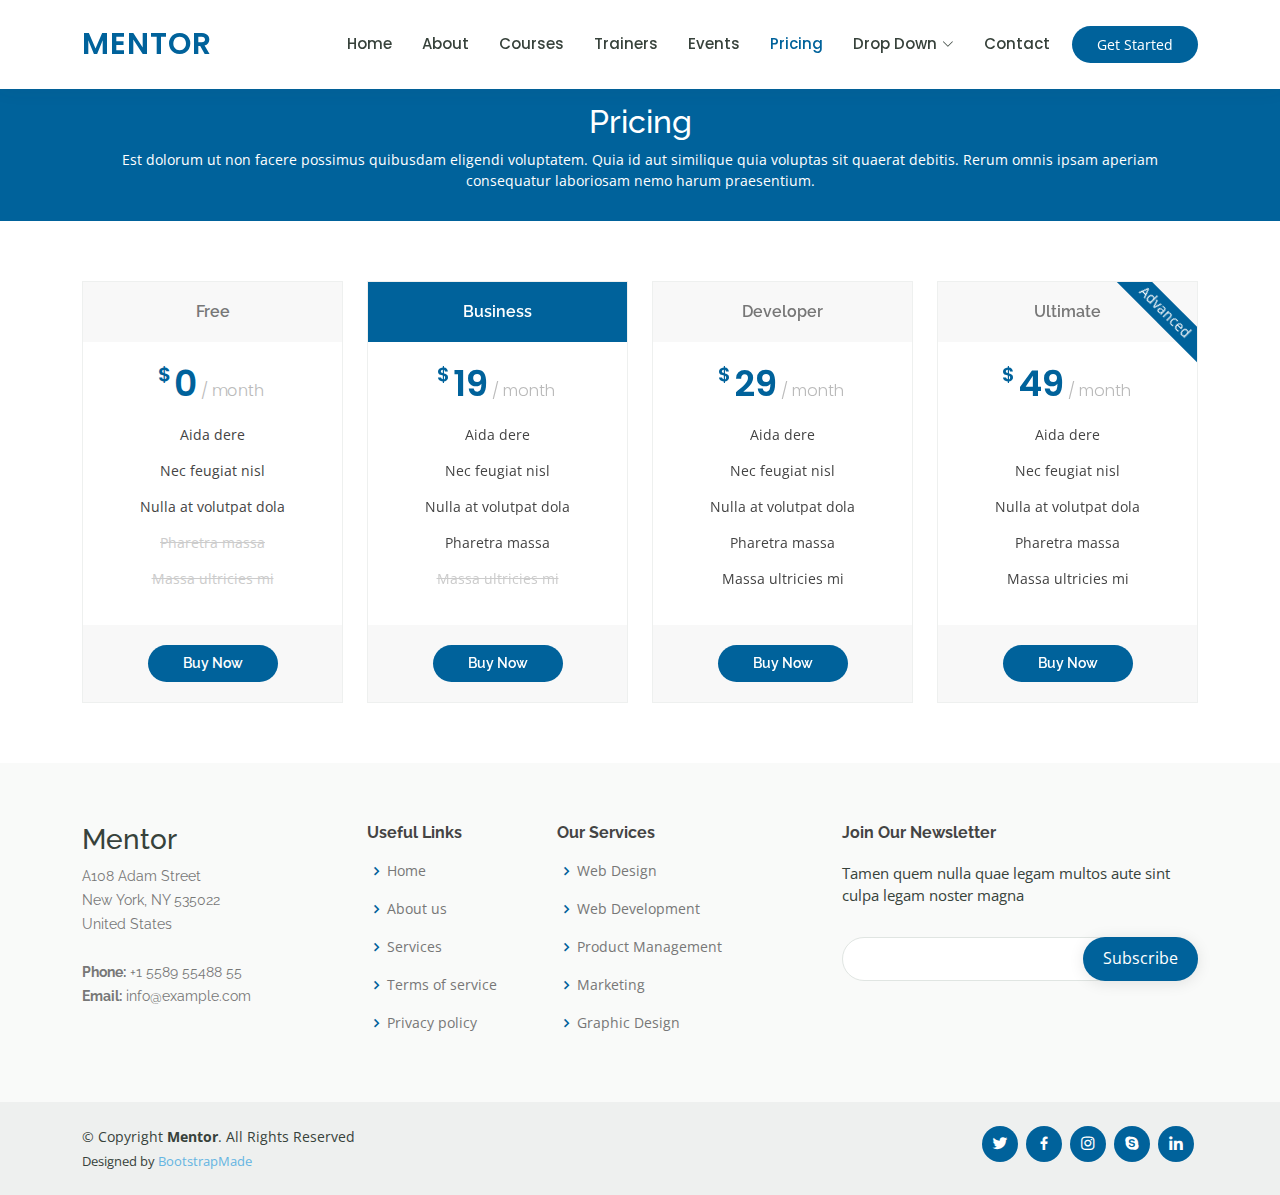
<file: pricing.html>
<!DOCTYPE html>
<html lang="en">

<head>
  <meta charset="utf-8">
  <meta content="width=device-width, initial-scale=1.0" name="viewport">

  <title>Pricing - Mentor Bootstrap Template</title>
  <meta content="" name="description">
  <meta content="" name="keywords">

  <!-- Favicons -->
  <link href="assets/img/favicon.png" rel="icon">
  <link href="assets/img/apple-touch-icon.png" rel="apple-touch-icon">

  <!-- Google Fonts -->
  <link href="https://fonts.googleapis.com/css?family=Open+Sans:300,300i,400,400i,600,600i,700,700i|Raleway:300,300i,400,400i,500,500i,600,600i,700,700i|Poppins:300,300i,400,400i,500,500i,600,600i,700,700i" rel="stylesheet">

  <!-- Vendor CSS Files -->
  <link href="assets/vendor/animate.css/animate.min.css" rel="stylesheet">
  <link href="assets/vendor/aos/aos.css" rel="stylesheet">
  <link href="assets/vendor/bootstrap/css/bootstrap.min.css" rel="stylesheet">
  <link href="assets/vendor/bootstrap-icons/bootstrap-icons.css" rel="stylesheet">
  <link href="assets/vendor/boxicons/css/boxicons.min.css" rel="stylesheet">
  <link href="assets/vendor/remixicon/remixicon.css" rel="stylesheet">
  <link href="assets/vendor/swiper/swiper-bundle.min.css" rel="stylesheet">

  <!-- Template Main CSS File -->
  <link href="assets/css/style.css" rel="stylesheet">

  <!-- =======================================================
  * Template Name: Mentor - v4.7.0
  * Template URL: https://bootstrapmade.com/mentor-free-education-bootstrap-theme/
  * Author: BootstrapMade.com
  * License: https://bootstrapmade.com/license/
  ======================================================== -->
</head>

<body>

  <!-- ======= Header ======= -->
  <header id="header" class="fixed-top">
    <div class="container d-flex align-items-center">

      <h1 class="logo me-auto"><a href="index.html">Mentor</a></h1>
      <!-- Uncomment below if you prefer to use an image logo -->
      <!-- <a href="index.html" class="logo me-auto"><img src="assets/img/logo.png" alt="" class="img-fluid"></a>-->

      <nav id="navbar" class="navbar order-last order-lg-0">
        <ul>
          <li><a href="index.html">Home</a></li>
          <li><a href="about.html">About</a></li>
          <li><a href="courses.html">Courses</a></li>
          <li><a href="trainers.html">Trainers</a></li>
          <li><a href="events.html">Events</a></li>
          <li><a class="active" href="pricing.html">Pricing</a></li>

          <li class="dropdown"><a href="#"><span>Drop Down</span> <i class="bi bi-chevron-down"></i></a>
            <ul>
              <li><a href="#">Drop Down 1</a></li>
              <li class="dropdown"><a href="#"><span>Deep Drop Down</span> <i class="bi bi-chevron-right"></i></a>
                <ul>
                  <li><a href="#">Deep Drop Down 1</a></li>
                  <li><a href="#">Deep Drop Down 2</a></li>
                  <li><a href="#">Deep Drop Down 3</a></li>
                  <li><a href="#">Deep Drop Down 4</a></li>
                  <li><a href="#">Deep Drop Down 5</a></li>
                </ul>
              </li>
              <li><a href="#">Drop Down 2</a></li>
              <li><a href="#">Drop Down 3</a></li>
              <li><a href="#">Drop Down 4</a></li>
            </ul>
          </li>
          <li><a href="contact.html">Contact</a></li>
        </ul>
        <i class="bi bi-list mobile-nav-toggle"></i>
      </nav><!-- .navbar -->

      <a href="courses.html" class="get-started-btn">Get Started</a>

    </div>
  </header><!-- End Header -->

  <main id="main">
    <!-- ======= Breadcrumbs ======= -->
    <div class="breadcrumbs" data-aos="fade-in">
      <div class="container">
        <h2>Pricing</h2>
        <p>Est dolorum ut non facere possimus quibusdam eligendi voluptatem. Quia id aut similique quia voluptas sit quaerat debitis. Rerum omnis ipsam aperiam consequatur laboriosam nemo harum praesentium. </p>
      </div>
    </div><!-- End Breadcrumbs -->

    <!-- ======= Pricing Section ======= -->
    <section id="pricing" class="pricing">
      <div class="container" data-aos="fade-up">

        <div class="row">

          <div class="col-lg-3 col-md-6">
            <div class="box">
              <h3>Free</h3>
              <h4><sup>$</sup>0<span> / month</span></h4>
              <ul>
                <li>Aida dere</li>
                <li>Nec feugiat nisl</li>
                <li>Nulla at volutpat dola</li>
                <li class="na">Pharetra massa</li>
                <li class="na">Massa ultricies mi</li>
              </ul>
              <div class="btn-wrap">
                <a href="#" class="btn-buy">Buy Now</a>
              </div>
            </div>
          </div>

          <div class="col-lg-3 col-md-6 mt-4 mt-md-0">
            <div class="box featured">
              <h3>Business</h3>
              <h4><sup>$</sup>19<span> / month</span></h4>
              <ul>
                <li>Aida dere</li>
                <li>Nec feugiat nisl</li>
                <li>Nulla at volutpat dola</li>
                <li>Pharetra massa</li>
                <li class="na">Massa ultricies mi</li>
              </ul>
              <div class="btn-wrap">
                <a href="#" class="btn-buy">Buy Now</a>
              </div>
            </div>
          </div>

          <div class="col-lg-3 col-md-6 mt-4 mt-lg-0">
            <div class="box">
              <h3>Developer</h3>
              <h4><sup>$</sup>29<span> / month</span></h4>
              <ul>
                <li>Aida dere</li>
                <li>Nec feugiat nisl</li>
                <li>Nulla at volutpat dola</li>
                <li>Pharetra massa</li>
                <li>Massa ultricies mi</li>
              </ul>
              <div class="btn-wrap">
                <a href="#" class="btn-buy">Buy Now</a>
              </div>
            </div>
          </div>

          <div class="col-lg-3 col-md-6 mt-4 mt-lg-0">
            <div class="box">
              <span class="advanced">Advanced</span>
              <h3>Ultimate</h3>
              <h4><sup>$</sup>49<span> / month</span></h4>
              <ul>
                <li>Aida dere</li>
                <li>Nec feugiat nisl</li>
                <li>Nulla at volutpat dola</li>
                <li>Pharetra massa</li>
                <li>Massa ultricies mi</li>
              </ul>
              <div class="btn-wrap">
                <a href="#" class="btn-buy">Buy Now</a>
              </div>
            </div>
          </div>

        </div>

      </div>
    </section><!-- End Pricing Section -->

  </main><!-- End #main -->

  <!-- ======= Footer ======= -->
  <footer id="footer">

    <div class="footer-top">
      <div class="container">
        <div class="row">

          <div class="col-lg-3 col-md-6 footer-contact">
            <h3>Mentor</h3>
            <p>
              A108 Adam Street <br>
              New York, NY 535022<br>
              United States <br><br>
              <strong>Phone:</strong> +1 5589 55488 55<br>
              <strong>Email:</strong> info@example.com<br>
            </p>
          </div>

          <div class="col-lg-2 col-md-6 footer-links">
            <h4>Useful Links</h4>
            <ul>
              <li><i class="bx bx-chevron-right"></i> <a href="#">Home</a></li>
              <li><i class="bx bx-chevron-right"></i> <a href="#">About us</a></li>
              <li><i class="bx bx-chevron-right"></i> <a href="#">Services</a></li>
              <li><i class="bx bx-chevron-right"></i> <a href="#">Terms of service</a></li>
              <li><i class="bx bx-chevron-right"></i> <a href="#">Privacy policy</a></li>
            </ul>
          </div>

          <div class="col-lg-3 col-md-6 footer-links">
            <h4>Our Services</h4>
            <ul>
              <li><i class="bx bx-chevron-right"></i> <a href="#">Web Design</a></li>
              <li><i class="bx bx-chevron-right"></i> <a href="#">Web Development</a></li>
              <li><i class="bx bx-chevron-right"></i> <a href="#">Product Management</a></li>
              <li><i class="bx bx-chevron-right"></i> <a href="#">Marketing</a></li>
              <li><i class="bx bx-chevron-right"></i> <a href="#">Graphic Design</a></li>
            </ul>
          </div>

          <div class="col-lg-4 col-md-6 footer-newsletter">
            <h4>Join Our Newsletter</h4>
            <p>Tamen quem nulla quae legam multos aute sint culpa legam noster magna</p>
            <form action="" method="post">
              <input type="email" name="email"><input type="submit" value="Subscribe">
            </form>
          </div>

        </div>
      </div>
    </div>

    <div class="container d-md-flex py-4">

      <div class="me-md-auto text-center text-md-start">
        <div class="copyright">
          &copy; Copyright <strong><span>Mentor</span></strong>. All Rights Reserved
        </div>
        <div class="credits">
          <!-- All the links in the footer should remain intact. -->
          <!-- You can delete the links only if you purchased the pro version. -->
          <!-- Licensing information: https://bootstrapmade.com/license/ -->
          <!-- Purchase the pro version with working PHP/AJAX contact form: https://bootstrapmade.com/mentor-free-education-bootstrap-theme/ -->
          Designed by <a href="https://bootstrapmade.com/">BootstrapMade</a>
        </div>
      </div>
      <div class="social-links text-center text-md-right pt-3 pt-md-0">
        <a href="#" class="twitter"><i class="bx bxl-twitter"></i></a>
        <a href="#" class="facebook"><i class="bx bxl-facebook"></i></a>
        <a href="#" class="instagram"><i class="bx bxl-instagram"></i></a>
        <a href="#" class="google-plus"><i class="bx bxl-skype"></i></a>
        <a href="#" class="linkedin"><i class="bx bxl-linkedin"></i></a>
      </div>
    </div>
  </footer><!-- End Footer -->

  <div id="preloader"></div>
  <a href="#" class="back-to-top d-flex align-items-center justify-content-center"><i class="bi bi-arrow-up-short"></i></a>

  <!-- Vendor JS Files -->
  <script src="assets/vendor/purecounter/purecounter.js"></script>
  <script src="assets/vendor/aos/aos.js"></script>
  <script src="assets/vendor/bootstrap/js/bootstrap.bundle.min.js"></script>
  <script src="assets/vendor/swiper/swiper-bundle.min.js"></script>
  <script src="assets/vendor/php-email-form/validate.js"></script>

  <!-- Template Main JS File -->
  <script src="assets/js/main.js"></script>

</body>

</html>
</file>
<file: assets/css/style.css>
/**
* Template Name: Mentor - v4.7.0
* Template URL: https://bootstrapmade.com/mentor-free-education-bootstrap-theme/
* Author: BootstrapMade.com
* License: https://bootstrapmade.com/license/
*/

/*--------------------------------------------------------------
# General
--------------------------------------------------------------*/
body {
  font-family: "Open Sans", sans-serif;
  color: #444444;
}

a {
  color: #00629b;
  text-decoration: none;
}

a:hover {
  color: #65b5e2;
  text-decoration: none;
}

h1, h2, h3, h4, h5, h6 {
  font-family: "Raleway", sans-serif;
}

/*--------------------------------------------------------------
# Back to top button
--------------------------------------------------------------*/
.back-to-top {
  position: fixed;
  visibility: hidden;
  opacity: 0;
  right: 15px;
  bottom: 15px;
  z-index: 996;
  background: #00629b;
  width: 40px;
  height: 40px;
  border-radius: 50px;
  transition: all 0.4s;
}
.back-to-top i {
  font-size: 28px;
  color: #fff;
  line-height: 0;
}
.back-to-top:hover {
  background: #65b5e2;
  color: #fff;
}
.back-to-top.active {
  visibility: visible;
  opacity: 1;
}

/*--------------------------------------------------------------
# Preloader
--------------------------------------------------------------*/
#preloader {
  position: fixed;
  top: 0;
  left: 0;
  right: 0;
  bottom: 0;
  z-index: 9999;
  overflow: hidden;
  background: #fff;
}

#preloader:before {
  content: "";
  position: fixed;
  top: calc(50% - 30px);
  left: calc(50% - 30px);
  border: 6px solid #00629b;
  border-top-color: #fff;
  border-bottom-color: #fff;
  border-radius: 50%;
  width: 60px;
  height: 60px;
  -webkit-animation: animate-preloader 1s linear infinite;
  animation: animate-preloader 1s linear infinite;
}

@-webkit-keyframes animate-preloader {
  0% {
    transform: rotate(0deg);
  }
  100% {
    transform: rotate(360deg);
  }
}

@keyframes animate-preloader {
  0% {
    transform: rotate(0deg);
  }
  100% {
    transform: rotate(360deg);
  }
}
/*--------------------------------------------------------------
# Disable aos animation delay on mobile devices
--------------------------------------------------------------*/
@media screen and (max-width: 768px) {
  [data-aos-delay] {
    transition-delay: 0 !important;
  }
}
/*--------------------------------------------------------------
# Header
--------------------------------------------------------------*/
#header {
  background: #fff;
  transition: all 0.5s;
  z-index: 997;
  padding: 15px 0;
  box-shadow: 0px 0 18px rgba(55, 66, 59, 0.08);
}
#header .logo {
  font-size: 30px;
  margin: 0;
  padding: 0;
  line-height: 1;
  font-weight: 600;
  letter-spacing: 1px;
  text-transform: uppercase;
  font-family: "Poppins", sans-serif;
}
#header .logo a {
  color: #00629b;
}
#header .logo img {
  max-height: 40px;
}

/**
* Get Startet Button 
*/
.get-started-btn {
  margin-left: 22px;
  background: #00629b;
  color: #fff;
  border-radius: 50px;
  padding: 8px 25px;
  white-space: nowrap;
  transition: 0.3s;
  font-size: 14px;
  display: inline-block;
}
.get-started-btn:hover {
  background: #65b5e2;
  color: #fff;
}
@media (max-width: 768px) {
  .get-started-btn {
    margin: 0 15px 0 0;
    padding: 6px 18px;
  }
}

/*--------------------------------------------------------------
# Navigation Menu
--------------------------------------------------------------*/
/**
* Desktop Navigation 
*/
.navbar {
  padding: 100;
}
.navbar ul {
  margin: 0;
  padding: 0;
  display: flex;
  list-style: none;
  align-items: center;
}
.navbar li {
  position: relative;
}
.navbar a, .navbar a:focus {
  display: flex;
  align-items: center;
  justify-content: space-between;
  padding: 10px 0 10px 30px;
  font-family: "Poppins", sans-serif;
  font-size: 15px;
  font-weight: 500;
  color: #37423b;
  white-space: nowrap;
  transition: 0.3s;
}
.navbar a i, .navbar a:focus i {
  font-size: 12px;
  line-height: 0;
  margin-left: 5px;
}
.navbar a:hover, .navbar .active, .navbar .active:focus, .navbar li:hover > a {
  color: #00629b;
}
.navbar .dropdown ul {
  display: block;
  position: absolute;
  left: 30px;
  top: calc(100% + 30px);
  margin: 0;
  padding: 10px 0;
  z-index: 99;
  opacity: 0;
  visibility: hidden;
  background: #fff;
  box-shadow: 0px 0px 30px rgba(127, 137, 161, 0.25);
  transition: 0.3s;
  border-radius: 4px;
}
.navbar .dropdown ul li {
  min-width: 200px;
}
.navbar .dropdown ul a {
  padding: 10px 20px;
  font-size: 14px;
  text-transform: none;
  font-weight: 500;
}
.navbar .dropdown ul a i {
  font-size: 12px;
}
.navbar .dropdown ul a:hover, .navbar .dropdown ul .active:hover, .navbar .dropdown ul li:hover > a {
  color: #00629b;
}
.navbar .dropdown:hover > ul {
  opacity: 1;
  top: 100%;
  visibility: visible;
}
.navbar .dropdown .dropdown ul {
  top: 0;
  left: calc(100% - 30px);
  visibility: hidden;
}
.navbar .dropdown .dropdown:hover > ul {
  opacity: 1;
  top: 0;
  left: 100%;
  visibility: visible;
}
@media (max-width: 1366px) {
  .navbar .dropdown .dropdown ul {
    left: -90%;
  }
  .navbar .dropdown .dropdown:hover > ul {
    left: -100%;
  }
}

/**
* Mobile Navigation 
*/
.mobile-nav-toggle {
  color: #37423b;
  font-size: 28px;
  cursor: pointer;
  display: none;
  line-height: 0;
  transition: 0.5s;
}
.mobile-nav-toggle.bi-x {
  color: #fff;
}

@media (max-width: 991px) {
  .mobile-nav-toggle {
    display: block;
  }

  .navbar ul {
    display: none;
  }
}
.navbar-mobile {
  position: fixed;
  overflow: hidden;
  top: 0;
  right: 0;
  left: 0;
  bottom: 0;
  background: rgba(32, 38, 34, 0.9);
  transition: 0.3s;
  z-index: 999;
}
.navbar-mobile .mobile-nav-toggle {
  position: absolute;
  top: 15px;
  right: 15px;
}
.navbar-mobile ul {
  display: block;
  position: absolute;
  top: 55px;
  right: 15px;
  bottom: 15px;
  left: 15px;
  padding: 10px 0;
  border-radius: 6px;
  background-color: #fff;
  overflow-y: auto;
  transition: 0.3s;
}
.navbar-mobile a, .navbar-mobile a:focus {
  padding: 10px 20px;
  font-size: 15px;
  color: #37423b;
}
.navbar-mobile a:hover, .navbar-mobile .active, .navbar-mobile li:hover > a {
  color: #00629b;
}
.navbar-mobile .getstarted, .navbar-mobile .getstarted:focus {
  margin: 15px;
}
.navbar-mobile .dropdown ul {
  position: static;
  display: none;
  margin: 10px 20px;
  padding: 10px 0;
  z-index: 99;
  opacity: 1;
  visibility: visible;
  background: #fff;
  box-shadow: 0px 0px 30px rgba(127, 137, 161, 0.25);
}
.navbar-mobile .dropdown ul li {
  min-width: 200px;
}
.navbar-mobile .dropdown ul a {
  padding: 10px 20px;
}
.navbar-mobile .dropdown ul a i {
  font-size: 12px;
}
.navbar-mobile .dropdown ul a:hover, .navbar-mobile .dropdown ul .active:hover, .navbar-mobile .dropdown ul li:hover > a {
  color: #00629b;
}
.navbar-mobile .dropdown > .dropdown-active {
  display: block;
}

/*--------------------------------------------------------------
# Hero Section
--------------------------------------------------------------*/
#hero {
  width: 100%;
  height: 80vh;
  background: url("../img/background.jpg") top center;
  background-size: cover;
  position: relative;
}
#hero:before {
  content: "";
  background: rgba(0, 0, 0, 0.4);
  position: absolute;
  bottom: 0;
  top: 0;
  left: 0;
  right: 0;
}
#hero .container {
  padding-top: 72px;
}
@media (max-width: 992px) {
  #hero .container {
    padding-top: 62px;
  }
}
#hero h1 {
  margin: 0;
  font-size: 48px;
  font-weight: 700;
  line-height: 56px;
  color: #fff;
  font-family: "Poppins", sans-serif;
}
#hero h2 {
  color: #eee;
  margin: 10px 0 0 0;
  font-size: 24px;
}
#hero .btn-get-started {
  font-family: "Raleway", sans-serif;
  font-weight: 500;
  font-size: 15px;
  letter-spacing: 1px;
  display: inline-block;
  padding: 10px 35px;
  border-radius: 50px;
  transition: 0.5s;
  margin-top: 30px;
  border: 2px solid #fff;
  color: #fff;
}
#hero .btn-get-started:hover {
  background: #00629b;
  border: 2px solid #00629b;
}
@media (min-width: 1024px) {
  #hero {
    background-attachment: fixed;
  }
}
@media (max-width: 768px) {
  #hero {
    height: 100vh;
  }
  #hero h1 {
    font-size: 28px;
    line-height: 36px;
  }
  #hero h2 {
    font-size: 18px;
    line-height: 24px;
  }
}

#heros {
  width: 100%;
  height: 30vh;
  background: url("../img/background.jpg") top center;
  background-size: cover;
  position: relative;
}
#heros:before {
  content: "";
  background: rgba(0, 0, 0, 0.4);
  position: absolute;
  bottom: 0;
  top: 0;
  left: 0;
  right: 0;
}
#heros .container {
  padding-top: 72px;
}
@media (max-width: 992px) {
  #heros .container {
    padding-top: 62px;
  }
}
#heros h1 {
  margin: 0;
  font-size: 48px;
  font-weight: 700;
  line-height: 56px;
  color: #fff;
  font-family: "Poppins", sans-serif;
}
#heros h2 {
  color: #eee;
  margin: 10px 0 0 0;
  font-size: 24px;
}
#heros .btn-get-started {
  font-family: "Raleway", sans-serif;
  font-weight: 500;
  font-size: 15px;
  letter-spacing: 1px;
  display: inline-block;
  padding: 10px 35px;
  border-radius: 50px;
  transition: 0.5s;
  margin-top: 30px;
  border: 2px solid #fff;
  color: #fff;
}
#heros .btn-get-started:hover {
  background: #00629b;
  border: 2px solid #00629b;
}
@media (min-width: 1024px) {
  #hero {
    background-attachment: fixed;
  }
}
@media (max-width: 768px) {
  #hero {
    height: 100vh;
  }
  #hero h1 {
    font-size: 28px;
    line-height: 36px;
  }
  #hero h2 {
    font-size: 18px;
    line-height: 24px;
  }
}

/*--------------------------------------------------------------
# Sections General
--------------------------------------------------------------*/
section {
  padding: 60px 0;
  overflow: hidden;
}

.section-bg {
  background-color: #f6f7f6;
}

.section-title {
  padding-bottom: 40px;
}
.section-title h2 {
  font-size: 14px;
  font-weight: 500;
  padding: 0;
  line-height: 1px;
  margin: 0 0 5px 0;
  letter-spacing: 2px;
  text-transform: uppercase;
  color: #aaaaaa;
  font-family: "Poppins", sans-serif;
}
.section-title h2::after {
  content: "";
  width: 120px;
  height: 1px;
  display: inline-block;
  background: #65b5e2;
  margin: 4px 10px;
}
.section-title p {
  margin: 0;
  margin: 0;
  font-size: 36px;
  font-weight: 700;
  text-transform: uppercase;
  font-family: "Poppins", sans-serif;
  color: #37423b;
}

.breadcrumbs {
  margin-top: 73px;
  text-align: center;
  background: #00629b;
  padding: 30px 0;
  color: #fff;
}
@media (max-width: 992px) {
  .breadcrumbs {
    margin-top: 63px;
  }
}
.breadcrumbs h2 {
  font-size: 32px;
  font-weight: 500;
}
.breadcrumbs p {
  font-size: 14px;
  margin-bottom: 0;
}

/*--------------------------------------------------------------
# About
--------------------------------------------------------------*/
.about .content h3 {
  font-weight: 600;
  font-size: 26px;
}
.about .content ul {
  list-style: none;
  padding: 0;
}
.about .content ul li {
  padding-bottom: 10px;
}
.about .content ul i {
  font-size: 20px;
  padding-right: 4px;
  color: #00629b;
}
.about .content .learn-more-btn {
  background: #00629b;
  color: #fff;
  border-radius: 50px;
  padding: 8px 25px 9px 25px;
  white-space: nowrap;
  transition: 0.3s;
  font-size: 14px;
  display: inline-block;
}
.about .content .learn-more-btn:hover {
  background: #65b5e2;
  color: #fff;
}
@media (max-width: 768px) {
  .about .content .learn-more-btn {
    margin: 0 48px 0 0;
    padding: 6px 18px;
  }
}

/*--------------------------------------------------------------
# Counts
--------------------------------------------------------------*/
.counts {
  padding: 30px 0;
}
.counts .counters span {
  font-size: 48px;
  display: block;
  color: #00629b;
  font-weight: 700;
}
.counts .counters p {
  padding: 0;
  margin: 0 0 20px 0;
  font-family: "Raleway", sans-serif;
  font-size: 15px;
  font-weight: 600;
  color: #37423b;
}

/*--------------------------------------------------------------
# Why Us
--------------------------------------------------------------*/
.why-us .content {
  padding: 30px;
  background: #00629b;
  border-radius: 4px;
  color: #fff;
}
.why-us .content h3 {
  font-weight: 700;
  font-size: 34px;
  margin-bottom: 30px;
}
.why-us .content p {
  margin-bottom: 30px;
}
.why-us .content .more-btn {
  display: inline-block;
  background: rgba(255, 255, 255, 0.2);
  padding: 6px 30px 8px 30px;
  color: #fff;
  border-radius: 50px;
  transition: all ease-in-out 0.4s;
}
.why-us .content .more-btn i {
  font-size: 14px;
}
.why-us .content .more-btn:hover {
  color: #00629b;
  background: #fff;
}
.why-us .icon-boxes .icon-box {
  text-align: center;
  background: #fff;
  padding: 40px 30px;
  width: 100%;
  border: 1px solid #eef0ef;
}
.why-us .icon-boxes .icon-box i {
  font-size: 32px;
  padding: 18px;
  color: #00629b;
  margin-bottom: 30px;
  background: #ffffff;
  border-radius: 50px;
}
.why-us .icon-boxes .icon-box h4 {
  font-size: 20px;
  font-weight: 700;
  margin: 0 0 30px 0;
}
.why-us .icon-boxes .icon-box p {
  font-size: 15px;
  color: #848484;
}

/*--------------------------------------------------------------
# Features
--------------------------------------------------------------*/
.features {
  padding-top: 0px;
}
.features .icon-box {
  display: flex;
  align-items: center;
  padding: 20px;
  transition: 0.3s;
  border: 1px solid #eef0ef;
}
.features .icon-box i {
  font-size: 32px;
  padding-right: 10px;
  line-height: 1;
}
.features .icon-box h3 {
  font-weight: 700;
  margin: 0;
  padding: 0;
  line-height: 1;
  font-size: 16px;
}
.features .icon-box h3 a {
  color: #37423b;
  transition: 0.3s;
}
.features .icon-box:hover {
  border-color: #00629b;
}
.features .icon-box:hover h3 a {
  color: #00629b;
}

/*--------------------------------------------------------------
# Courses
--------------------------------------------------------------*/
.courses .course-item {
  border-radius: 5px;
  border: 1px solid #eef0ef;
}
.courses .course-content {
  padding: 15px;
}
.courses .course-content h3 {
  font-weight: 700;
  font-size: 20px;
}
.courses .course-content h3 a {
  color: #37423b;
  transition: 0.3s;
}
.courses .course-content h3 a:hover {
  color: #00629b;
}
.courses .course-content p {
  font-size: 14px;
  color: #777777;
}
.courses .course-content h4 {
  font-size: 14px;
  background: #00629b;
  padding: 7px 14px;
  color: #fff;
  margin: 0;
}
.courses .course-content .price {
  margin: 0;
  font-weight: 700;
  font-size: 18px;
  color: #37423b;
}
.courses .trainer {
  padding-top: 15px;
  border-top: 1px solid #eef0ef;
}
.courses .trainer .trainer-profile img {
  max-width: 50px;
  border-radius: 50px;
}
.courses .trainer .trainer-profile span {
  padding-left: 10px;
  font-weight: 600;
  font-size: 16px;
  color: #5a6c60;
}
.courses .trainer .trainer-rank {
  font-size: 18px;
  color: #657a6d;
}

/*--------------------------------------------------------------
# Trainers
--------------------------------------------------------------*/
.trainers .member {
  text-align: center;
  margin-bottom: 20px;
  background: #fff;
  border: 1px solid #eef0ef;
}
.trainers .member img {
  margin: -1px -1px 30px -1px;
}
.trainers .member .member-content {
  padding: 0 20px 30px 20px;
}
.trainers .member h4 {
  font-weight: 700;
  margin-bottom: 2px;
  font-size: 18px;
}
.trainers .member span {
  font-style: italic;
  display: block;
  font-size: 13px;
}
.trainers .member p {
  padding-top: 10px;
  font-size: 14px;
  font-style: italic;
  color: #aaaaaa;
}
.trainers .member .social {
  margin-top: 15px;
}
.trainers .member .social a {
  color: #7e9486;
  transition: 0.3s;
}
.trainers .member .social a:hover {
  color: #00629b;
}
.trainers .member .social i {
  font-size: 18px;
  margin: 0 2px;
}

/*--------------------------------------------------------------
# Testimonials
--------------------------------------------------------------*/
.testimonials .testimonial-wrap {
  padding-left: 50px;
}
.testimonials .testimonials-carousel, .testimonials .testimonials-slider {
  overflow: hidden;
}
.testimonials .testimonial-item {
  box-sizing: content-box;
  padding: 30px 30px 30px 60px;
  margin: 30px 15px;
  min-height: 200px;
  border: 1px solid #eef0ef;
  position: relative;
  background: #fff;
}
.testimonials .testimonial-item .testimonial-img {
  width: 90px;
  border-radius: 10px;
  border: 6px solid #fff;
  position: absolute;
  left: -45px;
}
.testimonials .testimonial-item h3 {
  font-size: 18px;
  font-weight: bold;
  margin: 10px 0 5px 0;
  color: #111;
}
.testimonials .testimonial-item h4 {
  font-size: 14px;
  color: #999;
  margin: 0;
}
.testimonials .testimonial-item .quote-icon-left, .testimonials .testimonial-item .quote-icon-right {
  color: #c1ecce;
  font-size: 26px;
}
.testimonials .testimonial-item .quote-icon-left {
  display: inline-block;
  left: -5px;
  position: relative;
}
.testimonials .testimonial-item .quote-icon-right {
  display: inline-block;
  right: -5px;
  position: relative;
  top: 10px;
}
.testimonials .testimonial-item p {
  font-style: italic;
  margin: 15px auto 15px auto;
}
.testimonials .swiper-pagination {
  margin-top: 20px;
  position: relative;
}
.testimonials .swiper-pagination .swiper-pagination-bullet {
  width: 12px;
  height: 12px;
  background-color: #fff;
  opacity: 1;
  border: 1px solid #00629b;
}
.testimonials .swiper-pagination .swiper-pagination-bullet-active {
  background-color: #00629b;
}
@media (max-width: 767px) {
  .testimonials .testimonial-wrap {
    padding-left: 0;
  }
  .testimonials .testimonials-carousel, .testimonials .testimonials-slider {
    overflow: hidden;
  }
  .testimonials .testimonial-item {
    padding: 30px;
    margin: 15px;
  }
  .testimonials .testimonial-item .testimonial-img {
    position: static;
    left: auto;
  }
}

/*--------------------------------------------------------------
# Cource Details
--------------------------------------------------------------*/
.course-details h3 {
  font-size: 24px;
  margin: 30px 0 15px 0;
  font-weight: 700;
  position: relative;
  padding-bottom: 10px;
}
.course-details h3:before {
  content: "";
  position: absolute;
  display: block;
  width: 100%;
  height: 1px;
  background: #eef0ef;
  bottom: 0;
  left: 0;
}
.course-details h3:after {
  content: "";
  position: absolute;
  display: block;
  width: 60px;
  height: 1px;
  background: #00629b;
  bottom: 0;
  left: 0;
}
.course-details .course-info {
  background: #f6f7f6;
  padding: 10px 15px;
  margin-bottom: 15px;
}
.course-details .course-info h5 {
  font-weight: 400;
  font-size: 16px;
  margin: 0;
  font-family: "Poppins", sans-serif;
}
.course-details .course-info p {
  margin: 0;
  font-weight: 600;
}
.course-details .course-info a {
  color: #657a6d;
}

/*--------------------------------------------------------------
# Cource Details Tabs
--------------------------------------------------------------*/
.cource-details-tabs {
  overflow: hidden;
  padding-top: 0;
}
.cource-details-tabs .nav-tabs {
  border: 0;
}
.cource-details-tabs .nav-link {
  border: 0;
  padding: 12px 15px 12px 0;
  transition: 0.3s;
  color: #37423b;
  border-radius: 0;
  border-right: 2px solid #e2e7e4;
  font-weight: 600;
  font-size: 15px;
}
.cource-details-tabs .nav-link:hover {
  color: #00629b;
}
.cource-details-tabs .nav-link.active {
  color: #00629b;
  border-color: #00629b;
}
.cource-details-tabs .tab-pane.active {
  -webkit-animation: fadeIn 0.5s ease-out;
  animation: fadeIn 0.5s ease-out;
}
.cource-details-tabs .details h3 {
  font-size: 26px;
  font-weight: 600;
  margin-bottom: 20px;
  color: #37423b;
}
.cource-details-tabs .details p {
  color: #777777;
}
.cource-details-tabs .details p:last-child {
  margin-bottom: 0;
}
@media (max-width: 992px) {
  .cource-details-tabs .nav-link {
    border: 0;
    padding: 15px;
  }
  .cource-details-tabs .nav-link.active {
    color: #fff;
    background: #00629b;
  }
}

/*--------------------------------------------------------------
# Events
--------------------------------------------------------------*/
.events .card {
  border: 0;
  padding: 0 30px;
  margin-bottom: 60px;
  position: relative;
}
.events .card-img {
  width: calc(100% + 60px);
  margin-left: -30px;
  overflow: hidden;
  z-index: 9;
  border-radius: 0;
}
.events .card-img img {
  max-width: 100%;
  transition: all 0.3s ease-in-out;
}
.events .card-body {
  z-index: 10;
  background: #fff;
  border-top: 4px solid #fff;
  padding: 30px;
  box-shadow: 0px 2px 15px rgba(0, 0, 0, 0.1);
  margin-top: -60px;
  transition: 0.3s;
}
.events .card-title {
  font-weight: 700;
  text-align: center;
  margin-bottom: 20px;
}
.events .card-title a {
  color: #37423b;
  transition: 0.3s;
}
.events .card-text {
  color: #5e5e5e;
}
.events .read-more a {
  color: #777777;
  text-transform: uppercase;
  font-weight: 600;
  font-size: 12px;
  transition: 0.3s;
}
.events .read-more a:hover {
  color: #00629b;
}
.events .card:hover img {
  transform: scale(1.1);
}
.events .card:hover .card-body {
  border-color: #00629b;
}
.events .card:hover .card-body .card-title a {
  color: #00629b;
}

/*--------------------------------------------------------------
# Pricing
--------------------------------------------------------------*/
.pricing .box {
  padding: 20px;
  background: #fff;
  text-align: center;
  border: 1px solid #eef0ef;
  border-radius: 0;
  position: relative;
  overflow: hidden;
}
.pricing h3 {
  font-weight: 400;
  margin: -20px -20px 20px -20px;
  padding: 20px 15px;
  font-size: 16px;
  font-weight: 600;
  color: #777777;
  background: #f8f8f8;
}
.pricing h4 {
  font-size: 36px;
  color: #00629b;
  font-weight: 600;
  font-family: "Poppins", sans-serif;
  margin-bottom: 20px;
}
.pricing h4 sup {
  font-size: 20px;
  top: -15px;
  left: -3px;
}
.pricing h4 span {
  color: #bababa;
  font-size: 16px;
  font-weight: 300;
}
.pricing ul {
  padding: 0;
  list-style: none;
  color: #444444;
  text-align: center;
  line-height: 20px;
  font-size: 14px;
}
.pricing ul li {
  padding-bottom: 16px;
}
.pricing ul i {
  color: #00629b;
  font-size: 18px;
  padding-right: 4px;
}
.pricing ul .na {
  color: #ccc;
  text-decoration: line-through;
}
.pricing .btn-wrap {
  margin: 20px -20px -20px -20px;
  padding: 20px 15px;
  background: #f8f8f8;
  text-align: center;
}
.pricing .btn-buy {
  background: #00629b;
  display: inline-block;
  padding: 8px 35px;
  border-radius: 50px;
  color: #fff;
  transition: none;
  font-size: 14px;
  font-weight: 400;
  font-family: "Raleway", sans-serif;
  font-weight: 600;
  transition: 0.3s;
}
.pricing .btn-buy:hover {
  background: #65b5e2;
}
.pricing .featured h3 {
  color: #fff;
  background: #00629b;
}
.pricing .advanced {
  width: 200px;
  position: absolute;
  top: 18px;
  right: -68px;
  transform: rotate(45deg);
  z-index: 1;
  font-size: 14px;
  padding: 1px 0 3px 0;
  background: #00629b;
  color: #fff;
}

/*--------------------------------------------------------------
# Contact
--------------------------------------------------------------*/
.contact {
  padding-top: 5px;
}
.contact .info {
  width: 100%;
  background: #fff;
}
.contact .info i {
  font-size: 20px;
  color: #00629b;
  float: left;
  width: 44px;
  height: 44px;
  background: #ffffff;
  display: flex;
  justify-content: center;
  align-items: center;
  border-radius: 50px;
  transition: all 0.3s ease-in-out;
}
.contact .info h4 {
  padding: 0 0 0 60px;
  font-size: 22px;
  font-weight: 600;
  margin-bottom: 5px;
  color: #37423b;
}
.contact .info p {
  padding: 0 0 0 60px;
  margin-bottom: 0;
  font-size: 14px;
  color: #657a6d;
}
.contact .info .email, .contact .info .phone {
  margin-top: 40px;
}
.contact .info .email:hover i, .contact .info .address:hover i, .contact .info .phone:hover i {
  background: #00629b;
  color: #fff;
}
.contact .php-email-form {
  width: 100%;
  background: #fff;
}
.contact .php-email-form .form-group {
  padding-bottom: 8px;
}
.contact .php-email-form .error-message {
  display: none;
  color: #fff;
  background: #ed3c0d;
  text-align: left;
  padding: 15px;
  font-weight: 600;
}
.contact .php-email-form .error-message br + br {
  margin-top: 25px;
}
.contact .php-email-form .sent-message {
  display: none;
  color: #fff;
  background: #65b5e2;
  text-align: center;
  padding: 15px;
  font-weight: 600;
}
.contact .php-email-form .loading {
  display: none;
  background: #fff;
  text-align: center;
  padding: 15px;
}
.contact .php-email-form .loading:before {
  content: "";
  display: inline-block;
  border-radius: 50%;
  width: 24px;
  height: 24px;
  margin: 0 10px -6px 0;
  border: 3px solid #65b5e2;
  border-top-color: #eee;
  -webkit-animation: animate-loading 1s linear infinite;
  animation: animate-loading 1s linear infinite;
}
.contact .php-email-form input, .contact .php-email-form textarea {
  border-radius: 4px;
  box-shadow: none;
  font-size: 14px;
}
.contact .php-email-form input:focus, .contact .php-email-form textarea:focus {
  border-color: #00629b;
}
.contact .php-email-form input {
  height: 44px;
}
.contact .php-email-form textarea {
  padding: 10px 12px;
}
.contact .php-email-form button[type=submit] {
  background: #00629b;
  border: 0;
  padding: 10px 35px;
  color: #fff;
  transition: 0.4s;
  border-radius: 50px;
}
.contact .php-email-form button[type=submit]:hover {
  background: #65b5e2;
}
@-webkit-keyframes animate-loading {
  0% {
    transform: rotate(0deg);
  }
  100% {
    transform: rotate(360deg);
  }
}
@keyframes animate-loading {
  0% {
    transform: rotate(0deg);
  }
  100% {
    transform: rotate(360deg);
  }
}

/*--------------------------------------------------------------
# Footer
--------------------------------------------------------------*/
#footer {
  color: #37423b;
  font-size: 14px;
  background: #eef0ef;
}
#footer .footer-top {
  padding: 60px 0 30px 0;
  background: #f9faf9;
}
#footer .footer-top .footer-contact {
  margin-bottom: 30px;
}
#footer .footer-top .footer-contact h4 {
  font-size: 22px;
  margin: 0 0 30px 0;
  padding: 2px 0 2px 0;
  line-height: 1;
  font-weight: 700;
}
#footer .footer-top .footer-contact p {
  font-size: 14px;
  line-height: 24px;
  margin-bottom: 0;
  font-family: "Raleway", sans-serif;
  color: #777777;
}
#footer .footer-top h4 {
  font-size: 16px;
  font-weight: bold;
  color: #444444;
  position: relative;
  padding-bottom: 12px;
}
#footer .footer-top .footer-links {
  margin-bottom: 30px;
}
#footer .footer-top .footer-links ul {
  list-style: none;
  padding: 0;
  margin: 0;
}
#footer .footer-top .footer-links ul i {
  padding-right: 2px;
  color: #00629b;
  font-size: 18px;
  line-height: 1;
}
#footer .footer-top .footer-links ul li {
  padding: 10px 0;
  display: flex;
  align-items: center;
}
#footer .footer-top .footer-links ul li:first-child {
  padding-top: 0;
}
#footer .footer-top .footer-links ul a {
  color: #777777;
  transition: 0.3s;
  display: inline-block;
  line-height: 1;
}
#footer .footer-top .footer-links ul a:hover {
  text-decoration: none;
  color: #00629b;
}
#footer .footer-newsletter {
  font-size: 15px;
}
#footer .footer-newsletter h4 {
  font-size: 16px;
  font-weight: bold;
  color: #444444;
  position: relative;
  padding-bottom: 12px;
}
#footer .footer-newsletter form {
  margin-top: 30px;
  background: #fff;
  padding: 6px 10px;
  position: relative;
  border-radius: 50px;
  text-align: left;
  border: 1px solid #e0e5e2;
}
#footer .footer-newsletter form input[type=email] {
  border: 0;
  padding: 4px 8px;
  width: calc(100% - 100px);
}
#footer .footer-newsletter form input[type=submit] {
  position: absolute;
  top: -1px;
  right: -1px;
  bottom: -1px;
  border: 0;
  background: none;
  font-size: 16px;
  padding: 0 20px 2px 20px;
  background: #00629b;
  color: #fff;
  transition: 0.3s;
  border-radius: 50px;
  box-shadow: 0px 2px 15px rgba(0, 0, 0, 0.1);
}
#footer .footer-newsletter form input[type=submit]:hover {
  background: #65b5e2;
}
#footer .credits {
  padding-top: 5px;
  font-size: 13px;
}
#footer .credits a {
  color: #65b5e2;
  transition: 0.3s;
}
#footer .credits a:hover {
  color: #00629b;
}
#footer .social-links a {
  font-size: 18px;
  display: inline-block;
  background: #00629b;
  color: #fff;
  line-height: 1;
  padding: 8px 0;
  margin-right: 4px;
  border-radius: 50%;
  text-align: center;
  width: 36px;
  height: 36px;
  transition: 0.3s;
}
#footer .social-links a:hover {
  background: #65b5e2;
  color: #fff;
  text-decoration: none;
}

/*--------------------------------------------------------------
# Extra
--------------------------------------------------------------*/
#test {
  color: #000000;
  font-size: 14px;
  background: #eef0ef;
}
#test .footer-top {
  padding: 10px 0 10px 0;
  background: #00629b;
}
#test .footer-top .footer-contact {
  margin-bottom: 30px;
}
#test .footer-top .footer-contact h4 {
  font-size: 22px;
  margin: 0 0 30px 0;
  padding: 2px 0 2px 0;
  line-height: 1;
  font-weight: 700;
}
#test .footer-top .footer-contact p {
  font-size: 14px;
  line-height: 24px;
  margin-bottom: 0;
  font-family: "Raleway", sans-serif;
  color: #777777;
}
#test .footer-top h4 {
  font-size: 16px;
  font-weight: bold;
  color: #444444;
  position: relative;
  padding-bottom: 12px;
}
#test .footer-top .footer-links {
  margin-bottom: 30px;
}
#test .footer-top .footer-links ul {
  list-style: none;
  padding: 0;
  margin: 0;
}
#test .footer-top .footer-links ul i {
  padding-right: 2px;
  color: #00629b;
  font-size: 18px;
  line-height: 1;
}
#test .footer-top .footer-links ul li {
  padding: 10px 0;
  display: flex;
  align-items: center;
}
#test .footer-top .footer-links ul li:first-child {
  padding-top: 0;
}
#test .footer-top .footer-links ul a {
  color: #777777;
  transition: 0.3s;
  display: inline-block;
  line-height: 1;
}
#test .footer-top .footer-links ul a:hover {
  text-decoration: none;
  color: #00629b;
}
#test .footer-newsletter {
  font-size: 15px;
}
#test .footer-newsletter h4 {
  font-size: 16px;
  font-weight: bold;
  color: #000000;
  position: relative;
  padding-bottom: 12px;
}
#test .footer-newsletter form {
  margin-top: 30px;
  background: #fff;
  padding: 6px 10px;
  position: relative;
  border-radius: 50px;
  text-align: left;
  border: 1px solid #e0e5e2;
}
#test .footer-newsletter form input[type=email] {
  border: 0;
  padding: 4px 8px;
  width: calc(100% - 100px);
}
#test .footer-newsletter form input[type=submit] {
  position: absolute;
  top: -1px;
  right: -1px;
  bottom: -1px;
  border: 0;
  background: none;
  font-size: 16px;
  padding: 0 20px 2px 20px;
  background: #4b9bca;
  color: #fff;
  transition: 0.3s;
  border-radius: 50px;
  box-shadow: 0px 2px 15px rgba(0, 0, 0, 0.1);
}
#test .footer-newsletter form input[type=submit]:hover {
  background: #65b5e2;
}

.contain {
  display: inline-block;
  vertical-align: top;
  height: 100px;
}
.typed-out{
  overflow: hidden;
  border-right: .15em solid lightblue;
  white-space: nowrap;
  font-size: 1.5rem;
  width: 0;
  animation: 
  typing 5s steps(7) infinite, 
  blink 0.8s infinite;
  animation-fill-mode: forwards
}
.delay-1 {
  animation-delay: 1s;
  }
@keyframes typing {
  0% { width:0 }
  25% { width: 70% }
  48% { width: 100% }
  50% { width: 100% }
  55% { width: 100% }
  75% { width: 70%; }
  85% { width: 30%; }
  100% { width: 0; }
}
@keyframes blink {
  from { border-color: transparent }
  to { border-color: lightblue; }
}

.bottom-buffer { margin-bottom:70px; }

.icon-discord {
  background-image: url("../img/discord-v2.svg");
  background-position: center center;
}
</file>
